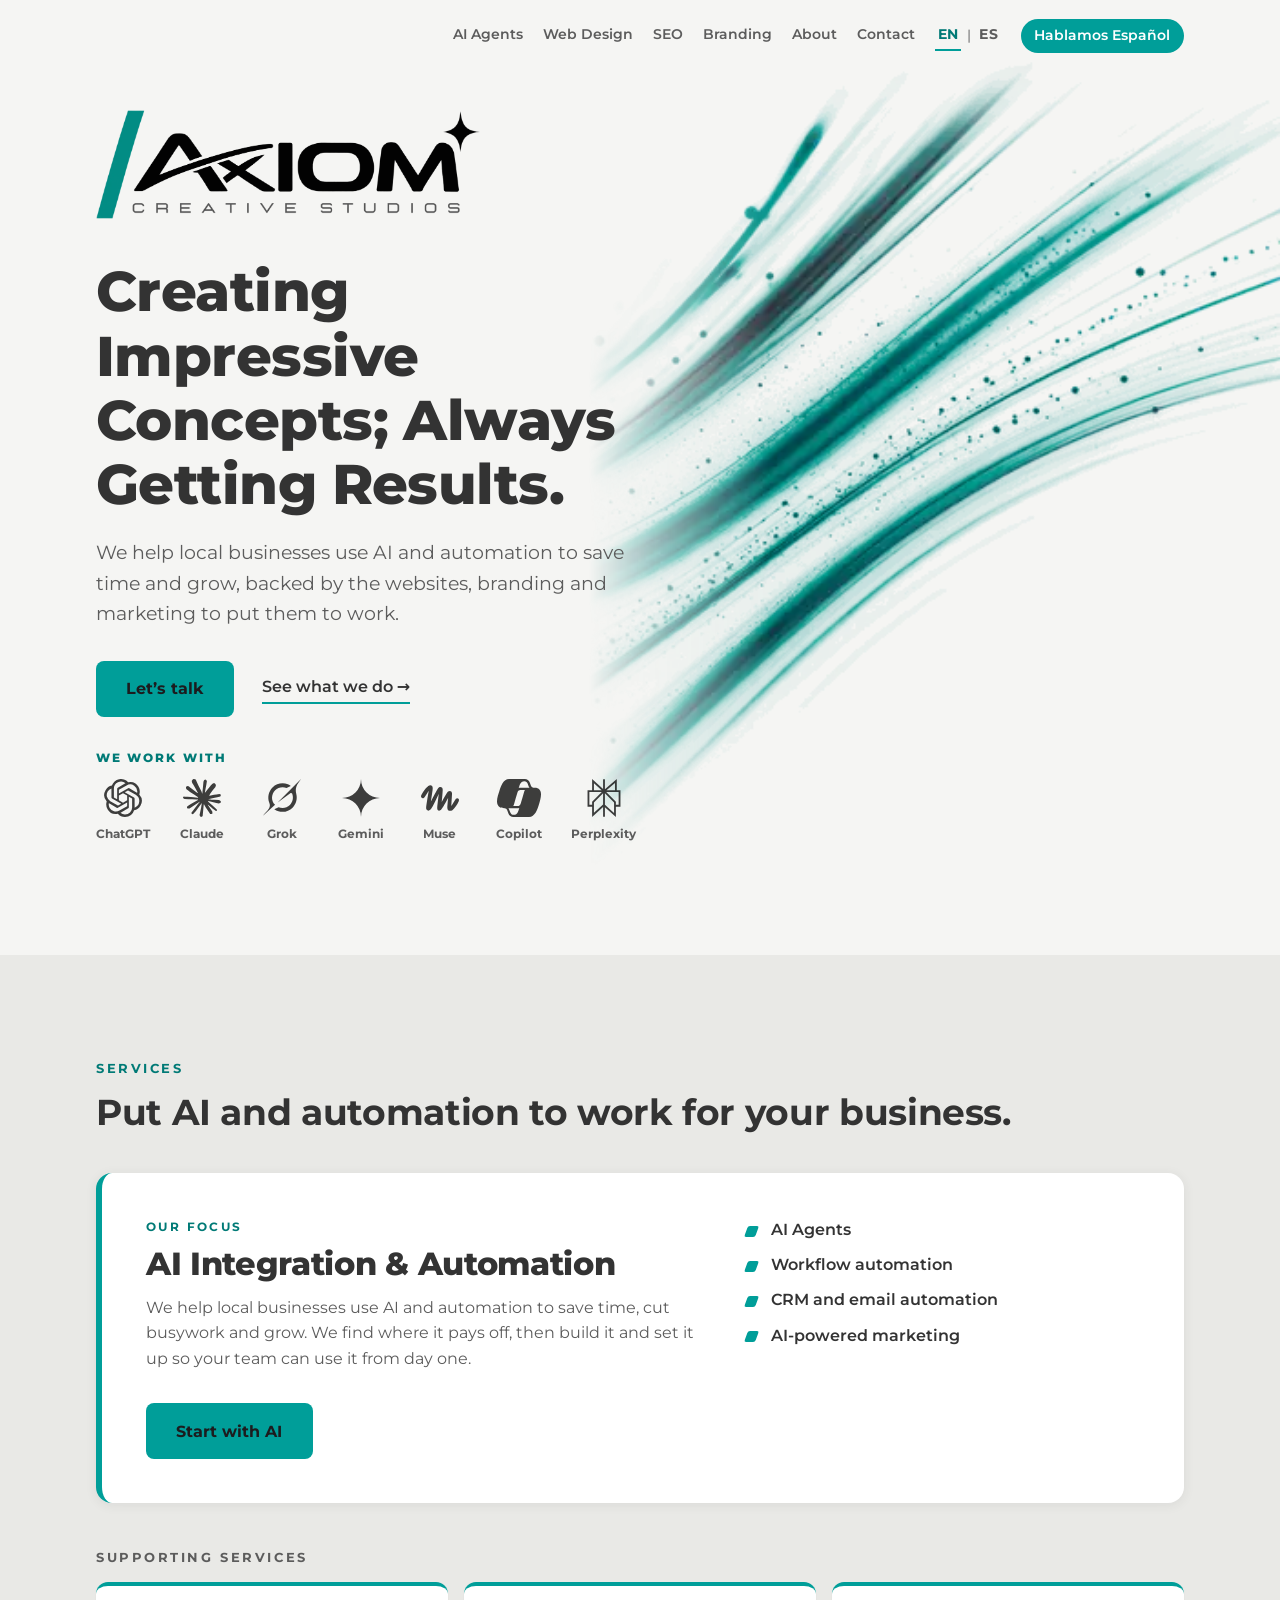
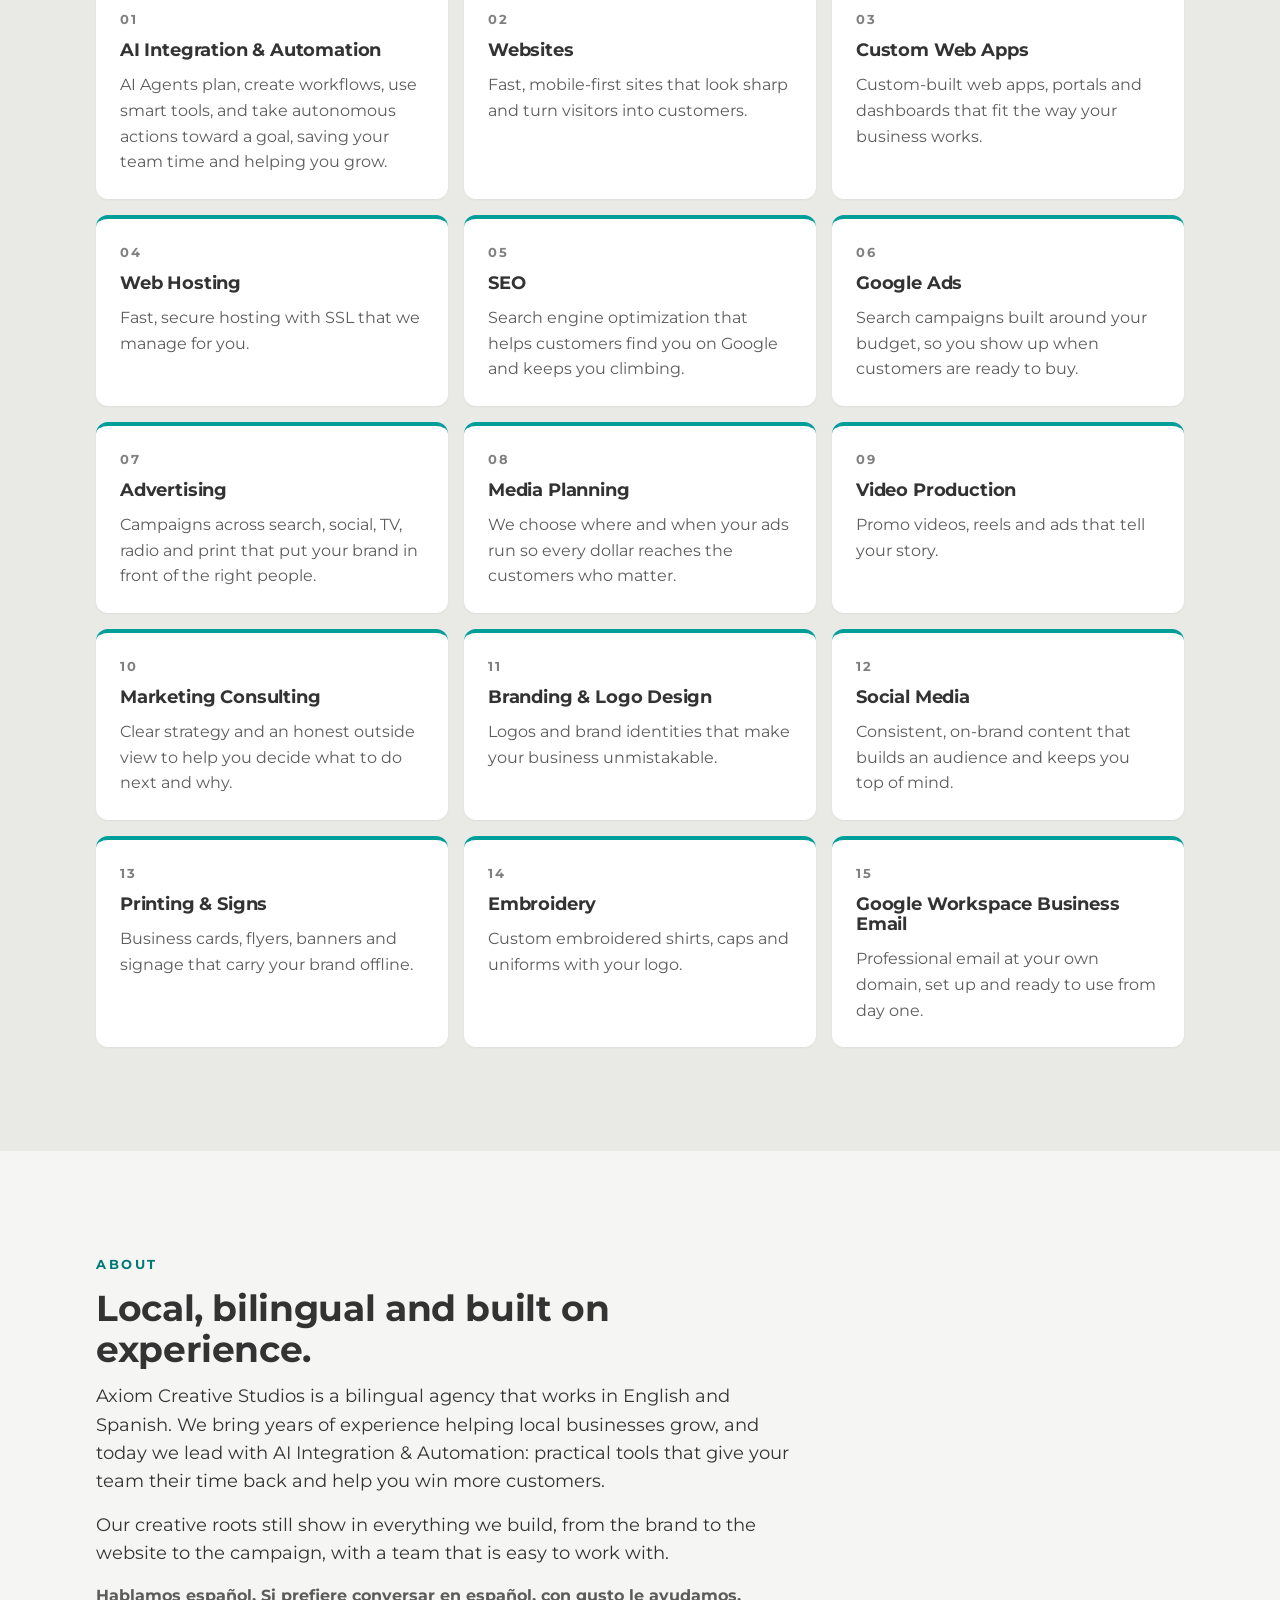
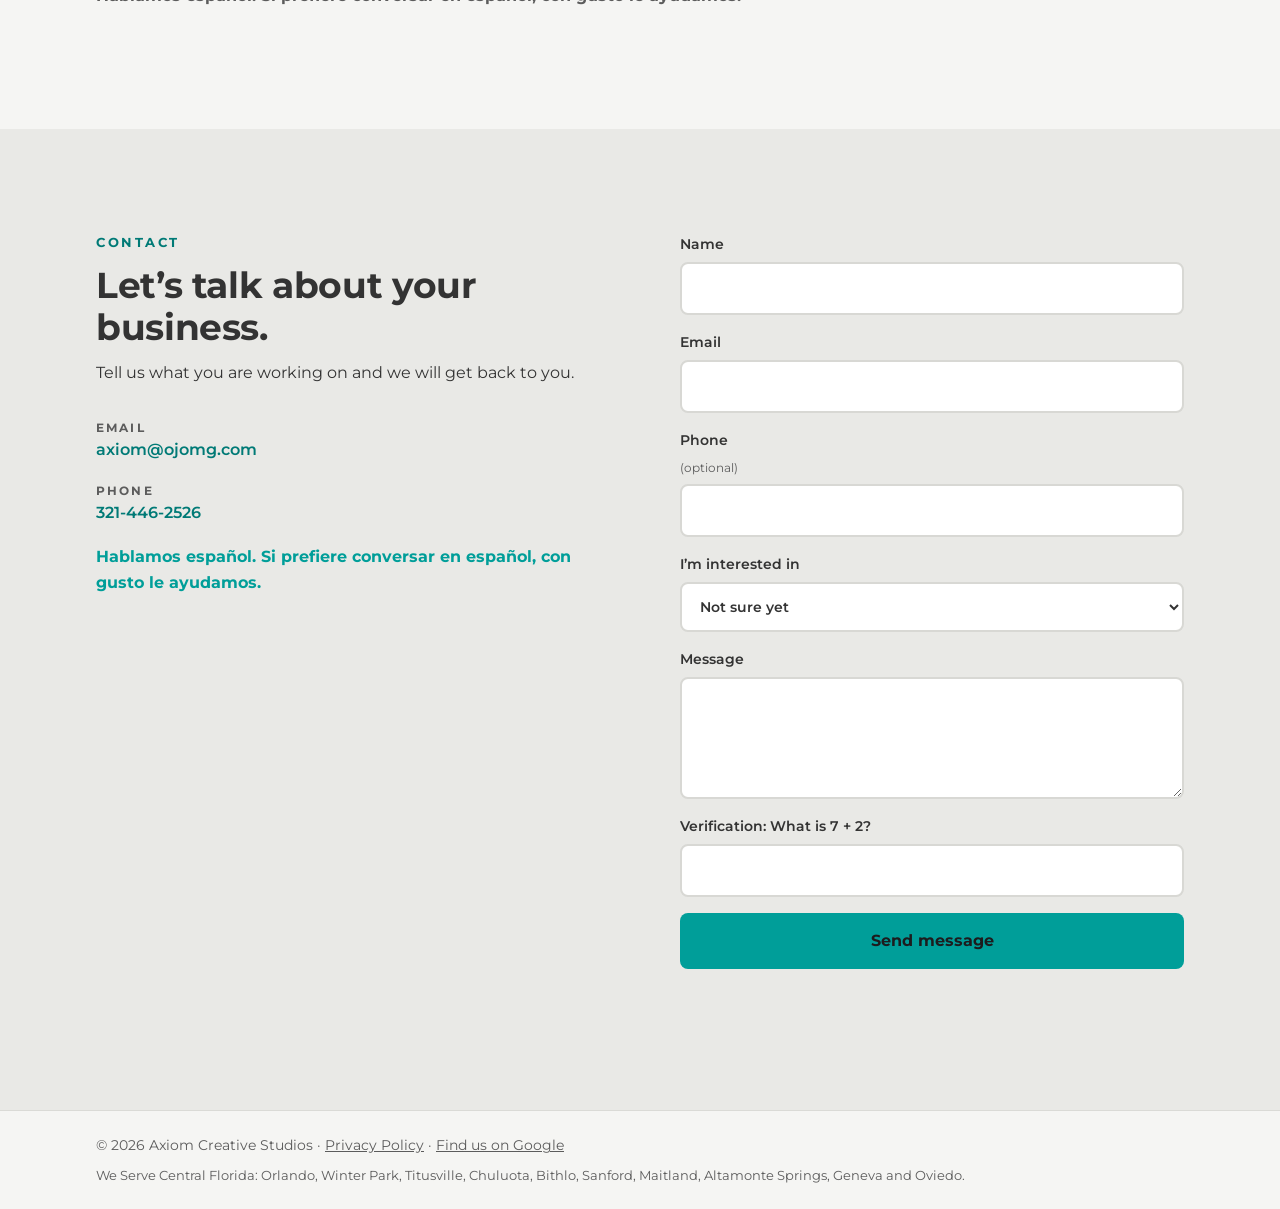
<file: index.html>
<!DOCTYPE html>
<html lang="en">
<head>
  <meta name="google-site-verification" content="9jqyWaBI-iNR7sB55jMZqFreVqy4OiHVI0_mML-vgHI" />
<meta charset="utf-8">
<meta name="viewport" content="width=device-width, initial-scale=1">
<title>Axiom Creative Studios | Orlando &amp; Central Florida</title>
<meta name="description" content="Bilingual (EN/ES) agency serving Orlando and Central Florida: AI integration &amp; automation, web design, SEO, Google Ads, branding, video and marketing.">
<meta name="theme-color" content="#F5F5F3">
<link rel="canonical" href="https://axiomcreativestudios.com/">
<link rel="alternate" hreflang="en" href="https://axiomcreativestudios.com/">
<link rel="alternate" hreflang="es" href="https://axiomcreativestudios.com/es/">
<link rel="alternate" hreflang="x-default" href="https://axiomcreativestudios.com/">
<link rel="icon" href="/favicon.ico" sizes="48x48">
<link rel="icon" type="image/png" sizes="64x64" href="/assets/favicon.png">
<link rel="apple-touch-icon" href="/assets/apple-touch-icon.png">
<meta property="og:type" content="website">
<meta property="og:title" content="Axiom Creative Studios | Orlando &amp; Central Florida">
<meta property="og:description" content="Creating Impressive Concepts; Always Getting Results. AI Integration &amp; Automation and marketing for local businesses. Bilingual EN/ES.">
<meta property="og:url" content="https://axiomcreativestudios.com/">
<meta property="og:image" content="https://axiomcreativestudios.com/assets/og.png">
<meta property="og:site_name" content="Axiom Creative Studios">
<meta property="og:image:width" content="1200">
<meta property="og:image:height" content="630">
<meta property="og:image:alt" content="Axiom Creative Studios, bilingual AI and marketing agency serving Orlando and Central Florida">
<meta property="og:locale" content="en_US">
<meta property="og:locale:alternate" content="es_US">
<meta name="twitter:card" content="summary_large_image">
<meta name="twitter:title" content="Axiom Creative Studios | Orlando &amp; Central Florida">
<meta name="twitter:description" content="Creating Impressive Concepts; Always Getting Results. AI Integration &amp; Automation and marketing for local businesses. Bilingual EN/ES.">
<meta name="twitter:image" content="https://axiomcreativestudios.com/assets/og.png">
<meta name="twitter:image:alt" content="Axiom Creative Studios, bilingual AI and marketing agency serving Orlando and Central Florida">
<link rel="preload" href="assets/fonts/montserrat-latin-wght-normal.woff2" as="font" type="font/woff2" crossorigin>
<link rel="stylesheet" href="style.css">
<script type="application/ld+json">
{"@context": "https://schema.org", "@type": "ProfessionalService", "@id": "https://axiomcreativestudios.com/#organization", "name": "Axiom Creative Studios", "url": "https://axiomcreativestudios.com/", "logo": "https://axiomcreativestudios.com/assets/logo.png", "image": "https://axiomcreativestudios.com/assets/og.png", "description": "Bilingual (English/Spanish) agency serving Orlando and Central Florida, offering AI Integration & Automation, websites, SEO, advertising, branding and marketing services for local businesses.", "email": "axiom@ojomg.com", "telephone": "+1-321-446-2526", "address": {"@type": "PostalAddress", "addressLocality": "Orlando", "addressRegion": "FL", "addressCountry": "US"}, "areaServed": [{"@type": "AdministrativeArea", "name": "Central Florida"}, {"@type": "City", "name": "Orlando", "containedInPlace": {"@type": "State", "name": "Florida"}}, {"@type": "City", "name": "Winter Park", "containedInPlace": {"@type": "State", "name": "Florida"}}, {"@type": "City", "name": "Titusville", "containedInPlace": {"@type": "State", "name": "Florida"}}, {"@type": "City", "name": "Chuluota", "containedInPlace": {"@type": "State", "name": "Florida"}}, {"@type": "City", "name": "Bithlo", "containedInPlace": {"@type": "State", "name": "Florida"}}, {"@type": "City", "name": "Sanford", "containedInPlace": {"@type": "State", "name": "Florida"}}, {"@type": "City", "name": "Maitland", "containedInPlace": {"@type": "State", "name": "Florida"}}, {"@type": "City", "name": "Altamonte Springs", "containedInPlace": {"@type": "State", "name": "Florida"}}, {"@type": "City", "name": "Geneva", "containedInPlace": {"@type": "State", "name": "Florida"}}, {"@type": "City", "name": "Oviedo", "containedInPlace": {"@type": "State", "name": "Florida"}}], "knowsLanguage": ["en", "es"], "availableLanguage": ["English", "Spanish"], "contactPoint": {"@type": "ContactPoint", "contactType": "customer service", "email": "axiom@ojomg.com", "telephone": "+1-321-446-2526", "availableLanguage": ["English", "Spanish"]}, "makesOffer": [{"@type": "Offer", "itemOffered": {"@type": "Service", "name": "AI Integration & Automation"}}, {"@type": "Offer", "itemOffered": {"@type": "Service", "name": "Website Design"}}, {"@type": "Offer", "itemOffered": {"@type": "Service", "name": "Custom Web Apps"}}, {"@type": "Offer", "itemOffered": {"@type": "Service", "name": "Web Hosting"}}, {"@type": "Offer", "itemOffered": {"@type": "Service", "name": "Search Engine Optimization (SEO)"}}, {"@type": "Offer", "itemOffered": {"@type": "Service", "name": "Google Ads"}}, {"@type": "Offer", "itemOffered": {"@type": "Service", "name": "Advertising"}}, {"@type": "Offer", "itemOffered": {"@type": "Service", "name": "Media Planning"}}, {"@type": "Offer", "itemOffered": {"@type": "Service", "name": "Video Production"}}, {"@type": "Offer", "itemOffered": {"@type": "Service", "name": "Marketing Consulting"}}, {"@type": "Offer", "itemOffered": {"@type": "Service", "name": "Branding & Logo Design"}}, {"@type": "Offer", "itemOffered": {"@type": "Service", "name": "Social Media Marketing"}}, {"@type": "Offer", "itemOffered": {"@type": "Service", "name": "Printing & Signs"}}, {"@type": "Offer", "itemOffered": {"@type": "Service", "name": "Embroidery"}}, {"@type": "Offer", "itemOffered": {"@type": "Service", "name": "Google Workspace Business Email"}}], "sameAs": ["https://share.google/cW3puCI8cZ83HBCtJ"]}
</script>
</head>
<body>
<a class="skip" href="#services">Skip to content</a>

<header class="hero hero--bleed" id="top">
  <nav class="nav" aria-label="Main">
    <a href="/ai-agents/">AI Agents</a>
    <a href="/web-design/">Web Design</a>
    <a href="/seo/">SEO</a>
    <a href="/branding/">Branding</a>
    <a href="#about">About</a>
    <a href="#contact">Contact</a>
    <div class="lang-switch" role="group" aria-label="Language">
      <a href="/" lang="en" hreflang="en" aria-current="page">EN</a>
      <span class="lang-sep" aria-hidden="true">|</span>
      <a href="/es/" lang="es" hreflang="es">ES</a>
    </div>
    <a class="nav-es" href="/es/" lang="es">Hablamos Espa&ntilde;ol</a>
  </nav>
  <div class="hero-visual hero-visual--bleed" aria-hidden="true">
    <picture>
      <source type="image/webp" srcset="assets/hero-data-streams-800.webp 800w, assets/hero-data-streams-1200.webp 1200w, assets/hero-data-streams.webp 1600w" sizes="(min-width:62rem) 54vw, min(100vw - 2.5rem, 640px)">
      <img src="assets/hero-data-streams.png" srcset="assets/hero-data-streams-800.png 800w, assets/hero-data-streams-1200.png 1200w, assets/hero-data-streams.png 1600w" sizes="(min-width:62rem) 54vw, min(100vw - 2.5rem, 640px)" width="1600" height="1000" alt="" fetchpriority="high" decoding="async">
    </picture>
  </div>
  <div class="wrap hero-inner hero-inner--bleed">
    <div class="hero-copy">
    <img class="hero-logo" src="assets/logo.webp" width="1200" height="341" alt="Axiom Creative Studios">
    <h1>Creating Impressive Concepts; Always Getting&nbsp;Results.</h1>
    <p class="lead">We help local businesses use AI and automation to save time and grow, backed by the websites, branding and marketing to put them to work.</p>
    <p class="hero-cta">
      <a class="btn btn-primary" href="#contact">Let&rsquo;s talk</a>
      <a class="btn-link" href="#services">See what we do <span aria-hidden="true">&rarr;</span></a>
    </p>
    <div class="ai-logos">
      <p class="ai-logos-label">We work with</p>
      <ul class="ai-logos-list">
        <li><img src="assets/ai-logos/chatgpt.svg" width="24" height="24" alt="ChatGPT"><span>ChatGPT</span></li>
        <li><img src="assets/ai-logos/claude.svg" width="24" height="24" alt="Claude"><span>Claude</span></li>
        <li><img src="assets/ai-logos/grok.svg" width="24" height="24" alt="Grok"><span>Grok</span></li>
        <li><img src="assets/ai-logos/gemini.svg" width="24" height="24" alt="Gemini"><span>Gemini</span></li>
        <li><img src="assets/ai-logos/muse.svg" width="24" height="24" alt="Muse"><span>Muse</span></li>
        <li><img src="assets/ai-logos/copilot.svg" width="24" height="24" alt="Copilot"><span>Copilot</span></li>
        <li><img src="assets/ai-logos/perplexity.svg" width="24" height="24" alt="Perplexity"><span>Perplexity</span></li>
      </ul>
    </div>
    </div>
  </div>
</header>

<main>
<section class="services" id="services" aria-labelledby="services-h">
  <div class="wrap">
    <p class="eyebrow">Services</p>
    <h2 id="services-h">Put AI and automation to work for your business.</h2>

    <article class="feature">
      <div>
        <p class="tag">Our focus</p>
        <h3><a href="/ai-agents/">AI Integration &amp; Automation</a></h3>
        <p>We help local businesses use AI and automation to save time, cut busywork and grow. We find where it pays off, then build it and set it up so your team can use it from day one.</p>
      </div>
      <ul class="feature-list">
        <li>AI Agents</li>
        <li>Workflow automation</li>
        <li>CRM and email automation</li>
        <li>AI-powered marketing</li>
      </ul>
      <a class="btn btn-primary" href="#contact">Start with AI</a>
    </article>

    <h3 class="sub">Supporting services</h3>
    <ul class="grid">
      <li class="card"><span class="num" aria-hidden="true">01</span><h3><a href="/ai-agents/">AI Integration &amp; Automation</a></h3><p>AI Agents plan, create workflows, use smart tools, and take autonomous actions toward a goal, saving your team time and helping you grow.</p></li>
      <li class="card"><span class="num" aria-hidden="true">02</span><h3><a href="/web-design/">Websites</a></h3><p>Fast, mobile-first sites that look sharp and turn visitors into customers.</p></li>
      <li class="card"><span class="num" aria-hidden="true">03</span><h3><a href="/web-design/">Custom Web Apps</a></h3><p>Custom-built web apps, portals and dashboards that fit the way your business works.</p></li>
      <li class="card"><span class="num" aria-hidden="true">04</span><h3><a href="/web-design/">Web Hosting</a></h3><p>Fast, secure hosting with SSL that we manage for you.</p></li>
      <li class="card"><span class="num" aria-hidden="true">05</span><h3><a href="/seo/">SEO</a></h3><p>Search engine optimization that helps customers find you on Google and keeps you climbing.</p></li>
      <li class="card"><span class="num" aria-hidden="true">06</span><h3><a href="/seo/">Google Ads</a></h3><p>Search campaigns built around your budget, so you show up when customers are ready to buy.</p></li>
      <li class="card"><span class="num" aria-hidden="true">07</span><h3>Advertising</h3><p>Campaigns across search, social, TV, radio and print that put your brand in front of the right people.</p></li>
      <li class="card"><span class="num" aria-hidden="true">08</span><h3>Media Planning</h3><p>We choose where and when your ads run so every dollar reaches the customers who matter.</p></li>
      <li class="card"><span class="num" aria-hidden="true">09</span><h3>Video Production</h3><p>Promo videos, reels and ads that tell your story.</p></li>
      <li class="card"><span class="num" aria-hidden="true">10</span><h3>Marketing Consulting</h3><p>Clear strategy and an honest outside view to help you decide what to do next and why.</p></li>
      <li class="card"><span class="num" aria-hidden="true">11</span><h3><a href="/branding/">Branding &amp; Logo Design</a></h3><p>Logos and brand identities that make your business unmistakable.</p></li>
      <li class="card"><span class="num" aria-hidden="true">12</span><h3>Social Media</h3><p>Consistent, on-brand content that builds an audience and keeps you top of mind.</p></li>
      <li class="card"><span class="num" aria-hidden="true">13</span><h3>Printing &amp; Signs</h3><p>Business cards, flyers, banners and signage that carry your brand offline.</p></li>
      <li class="card"><span class="num" aria-hidden="true">14</span><h3>Embroidery</h3><p>Custom embroidered shirts, caps and uniforms with your logo.</p></li>
      <li class="card"><span class="num" aria-hidden="true">15</span><h3>Google Workspace Business Email</h3><p>Professional email at your own domain, set up and ready to use from day one.</p></li>
    </ul>
  </div>
</section>

<section class="about" id="about" aria-labelledby="about-h">
  <div class="wrap narrow">
    <p class="eyebrow">About</p>
    <h2 id="about-h">Local, bilingual and built on experience.</h2>
    <p>Axiom Creative Studios is a bilingual agency that works in English and Spanish. We bring years of experience helping local businesses grow, and today we lead with AI Integration &amp; Automation: practical tools that give your team their time back and help you win more customers.</p><p>Our creative roots still show in everything we build, from the brand to the website to the campaign, with a team that is easy to work with.</p>
    <p class="es-note" lang="es">Hablamos espa&ntilde;ol. Si prefiere conversar en espa&ntilde;ol, con gusto le ayudamos.</p>
  </div>
</section>

<section class="contact" id="contact" aria-labelledby="contact-h">
  <div class="wrap contact-grid">
    <div>
      <p class="eyebrow">Contact</p>
      <h2 id="contact-h">Let&rsquo;s talk about your business.</h2>
      <p>Tell us what you are working on and we will get back to you.</p>
      <ul class="info">
        <li><span>Email</span><a href="mailto:axiom@ojomg.com">axiom@ojomg.com</a></li>
        <li><span>Phone</span><a href="tel:+13214462526">321-446-2526</a></li>
      </ul>
      <p class="es-note" lang="es">Hablamos espa&ntilde;ol. Si prefiere conversar en espa&ntilde;ol, con gusto le ayudamos.</p>
    </div>
    <form id="form" class="form" action="https://formsubmit.co/ajax/7cbbb606fe5fa0373ffbc75c86ce14c3" method="POST">
      <input type="hidden" name="_subject" value="New inquiry from axiomcreativestudios.com">
      <input type="hidden" name="_template" value="table">
      <input type="hidden" name="_captcha" value="false">
      <label>Name<input name="name" autocomplete="name" required></label>
      <label>Email<input type="email" name="email" autocomplete="email" required></label>
      <label>Phone <small>(optional)</small><input type="tel" name="phone" autocomplete="tel"></label>
      <label>I&rsquo;m interested in
        <select name="service">
          <option>Not sure yet</option>
          <option>AI Integration &amp; Automation</option>
          <option>Websites</option>
          <option>Custom Web Apps</option>
          <option>Web Hosting</option>
          <option>SEO</option>
          <option>Google Ads</option>
          <option>Advertising</option>
          <option>Media Planning</option>
          <option>Video Production</option>
          <option>Marketing Consulting</option>
          <option>Branding &amp; Logo Design</option>
          <option>Social Media</option>
          <option>Printing &amp; Signs</option>
          <option>Embroidery</option>
          <option>Google Workspace Business Email</option>
        </select>
      </label>
      <label>Message<textarea name="message" rows="4" required></textarea></label>
      <label>
        <span id="verify-label">Verification: What is 3 + 4?</span>
        <input type="text" name="verify" id="verify" inputmode="numeric" autocomplete="off" required>
      </label>
      <input type="text" name="_honey" tabindex="-1" autocomplete="off" class="hp" aria-hidden="true">
      <button class="btn btn-primary" type="submit">Send message</button>
      <p class="status" id="status" role="status" aria-live="polite"></p>
    </form>
  </div>
</section>
</main>

<footer class="footer">
  <div class="wrap">
    <p>&copy; 2026 Axiom Creative Studios &middot; <a href="/privacy/">Privacy Policy</a> &middot; <a href="https://share.google/cW3puCI8cZ83HBCtJ" target="_blank" rel="noopener">Find us on Google</a></p>
    <p class="service-area">We Serve Central Florida: Orlando, Winter Park, Titusville, Chuluota, Bithlo, Sanford, Maitland, Altamonte Springs, Geneva and Oviedo.</p>
  </div>
</footer>

<script>
(function(){
  var f=document.getElementById('form'),s=document.getElementById('status');
  var vA=3,vB=4,formReadyAt=Date.now()+3000;
  var thanks='Thanks! We\u2019ll get back to you soon.';
  var verifyErr='That answer doesn\u2019t look right. Please try again.';
  function updateVerifyLabel(){
    var el=document.getElementById('verify-label');
    if(el) el.textContent='Verification: What is '+vA+' + '+vB+'?';
  }
  function newVerify(){
    vA=1+Math.floor(Math.random()*9);
    vB=1+Math.floor(Math.random()*9);
    updateVerifyLabel();
    var input=document.getElementById('verify');
    if(input) input.value='';
  }
  function looksLikeSpam(text){
    text=String(text||'');
    var links=text.match(/https?:\/\/|www\./gi);
    if(links&&links.length>2) return true;
    if(/[\u0400-\u04FF]/.test(text)) return true;
    if(/[\u3040-\u30FF\u3400-\u9FFF\uAC00-\uD7AF]/.test(text)) return true;
    return false;
  }
  newVerify();
  f.addEventListener('focusin',function(){
    formReadyAt=Math.max(formReadyAt,Date.now()+3000);
  },{once:true});
  f.addEventListener('submit',function(e){
    e.preventDefault();
    var b=f.querySelector('button[type="submit"]');
    var d=new FormData(f);
    var honey=String(d.get('_honey')||'').trim();
    var blob=[d.get('name')||'',d.get('message')||'',d.get('phone')||''].join('\n');
    if(honey||Date.now()<formReadyAt||looksLikeSpam(blob)){
      f.reset();
      newVerify();
      s.textContent=thanks;
      return;
    }
    var guess=parseInt(String(d.get('verify')||'').replace(/\s+/g,''),10);
    if(guess!==vA+vB){
      s.textContent=verifyErr;
      var vi=document.getElementById('verify');
      if(vi) vi.focus();
      return;
    }
    b.disabled=true;
    s.textContent='Sending...';
    d.delete('verify');
    if(d.get('email')) d.set('_replyto',d.get('email'));
    fetch(f.action,{method:'POST',body:d,headers:{Accept:'application/json'}})
      .then(function(r){
        return r.json().then(function(data){
          var activating=data&&typeof data.message==='string'&&/activat/i.test(data.message);
          if((!r.ok||data.success===false||data.success==='false')&&!activating) throw data;
          return data;
        },function(){if(!r.ok)throw 0;});
      })
      .then(function(){
        f.reset();
        newVerify();
        s.textContent=thanks;
      })
      .catch(function(){
        var body='Name: '+d.get('name')+'\nEmail: '+d.get('email')+'\nPhone: '+(d.get('phone')||'')+'\nInterested in: '+d.get('service')+'\n\n'+d.get('message');
        s.textContent='Something went wrong. Opening your email app so you can send the message instead...';
        location.href='mailto:axiom@ojomg.com?subject='+encodeURIComponent('Website inquiry from '+d.get('name'))+'&body='+encodeURIComponent(body);
      })
      .then(function(){b.disabled=false;});
  });
})();
</script>
</body>
</html>
</file>
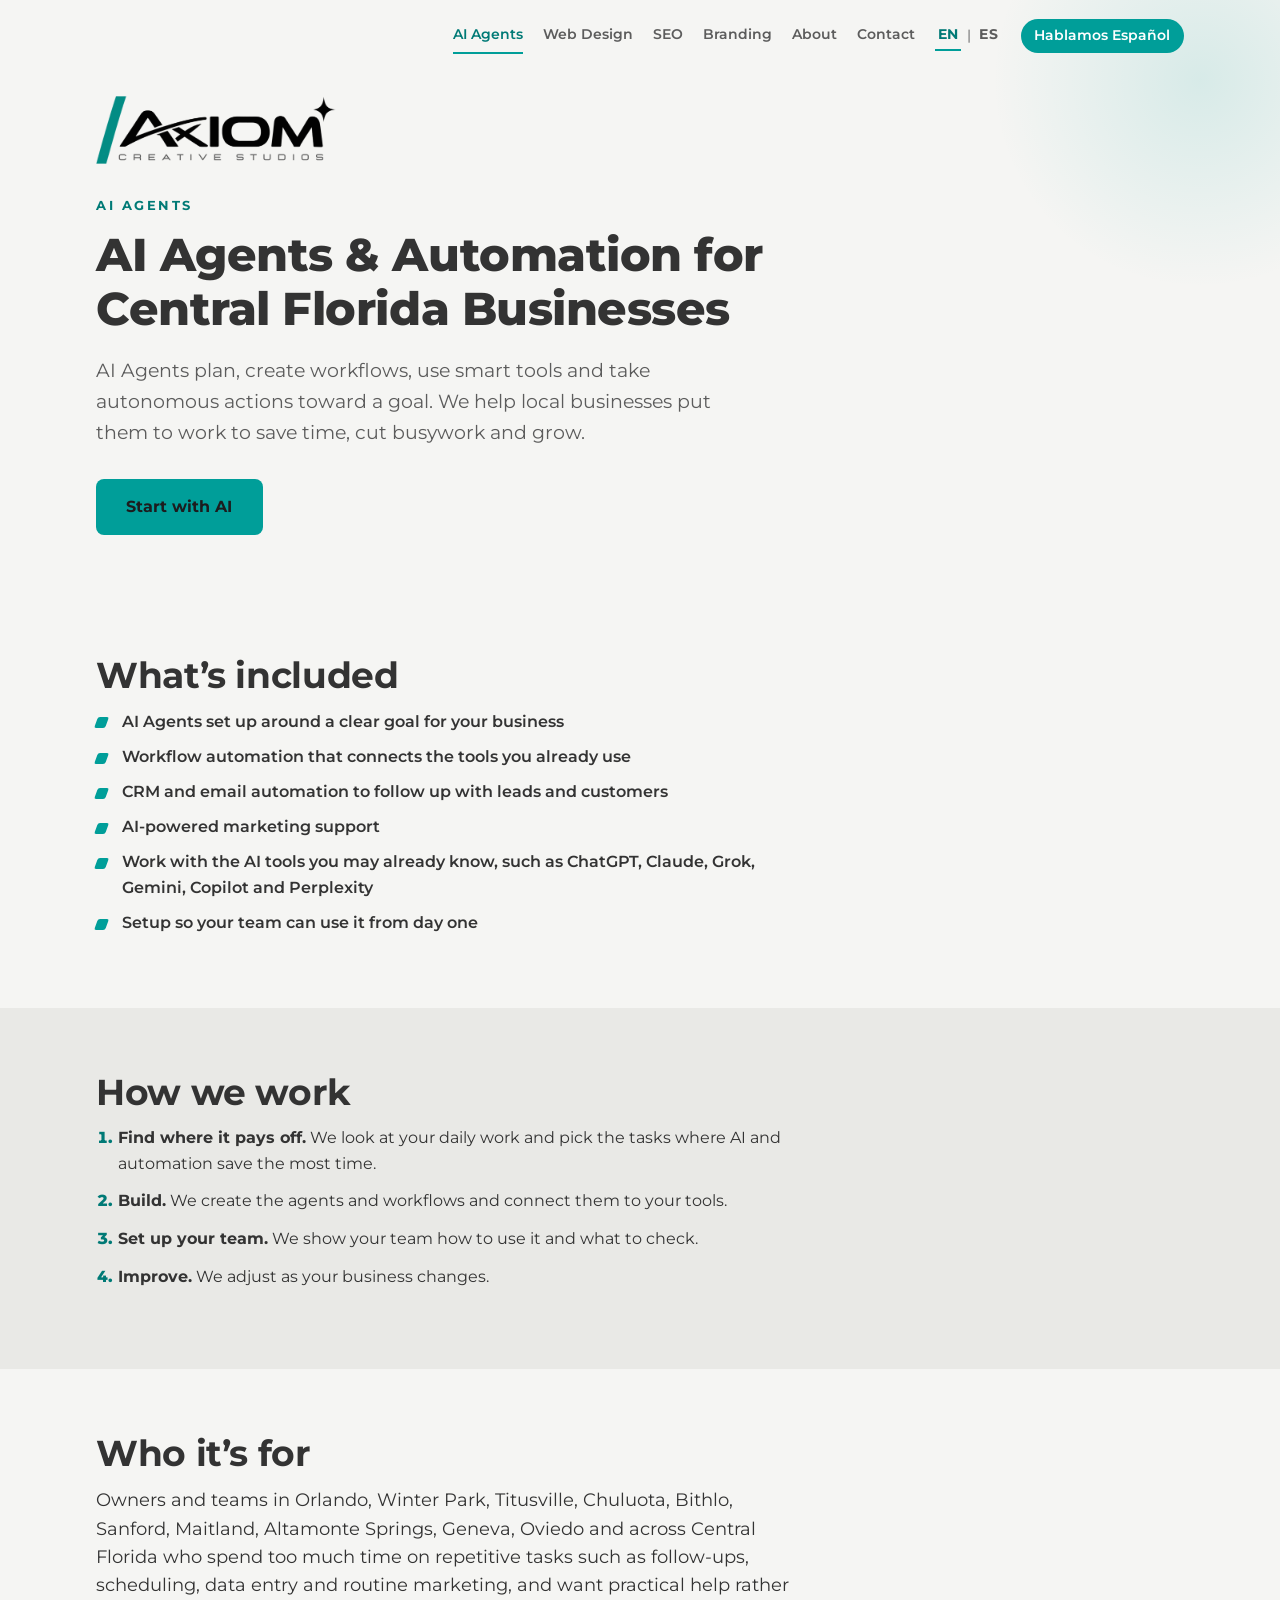
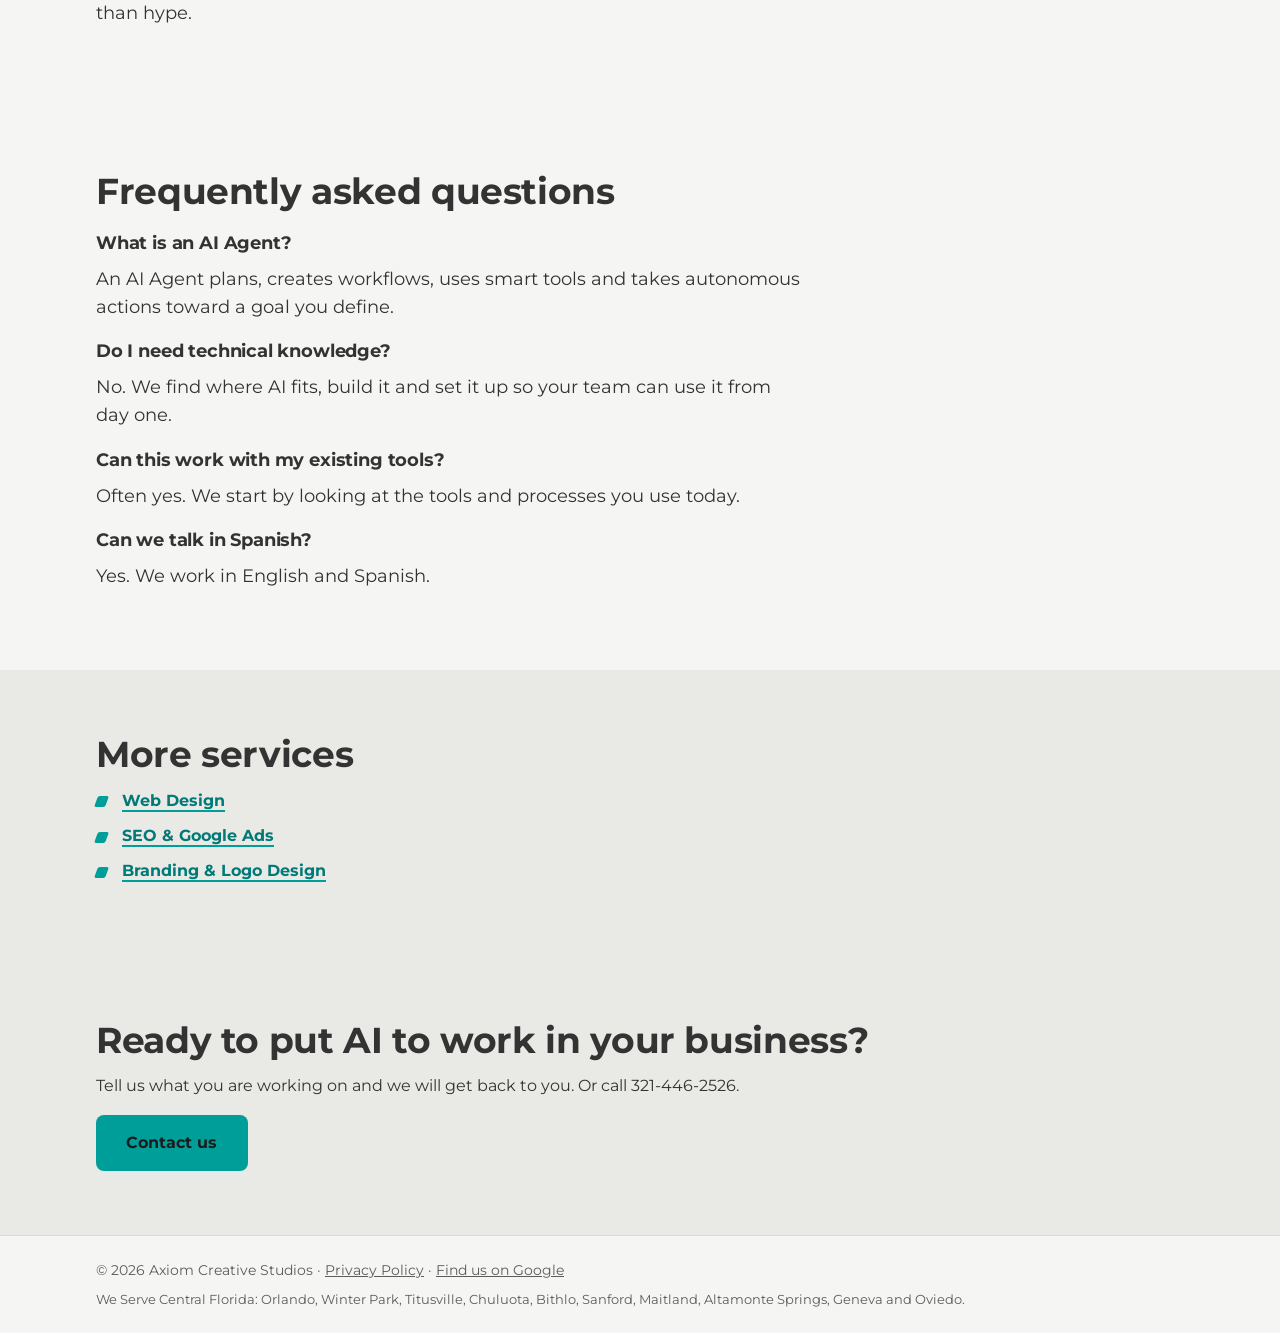
<file: ai-agents/index.html>
<!DOCTYPE html>
<html lang="en">
<head>
  <meta name="google-site-verification" content="9jqyWaBI-iNR7sB55jMZqFreVqy4OiHVI0_mML-vgHI" />
<meta charset="utf-8">
<meta name="viewport" content="width=device-width, initial-scale=1">
<title>AI Agents &amp; Automation | Orlando &amp; Central Florida</title>
<meta name="description" content="AI Agents and workflow automation for local businesses in Orlando and Central Florida. We set up agents that plan, use tools and act toward a goal.">
<meta name="theme-color" content="#F5F5F3">
<link rel="canonical" href="https://axiomcreativestudios.com/ai-agents/">
<link rel="alternate" hreflang="en" href="https://axiomcreativestudios.com/ai-agents/">
<link rel="alternate" hreflang="es" href="https://axiomcreativestudios.com/es/ai-agents/">
<link rel="alternate" hreflang="x-default" href="https://axiomcreativestudios.com/ai-agents/">
<link rel="icon" href="/favicon.ico" sizes="48x48">
<link rel="icon" type="image/png" sizes="64x64" href="/assets/favicon.png">
<link rel="apple-touch-icon" href="/assets/apple-touch-icon.png">
<meta property="og:type" content="website">
<meta property="og:title" content="AI Agents &amp; Automation | Orlando &amp; Central Florida">
<meta property="og:description" content="AI Agents and workflow automation for local businesses in Orlando and Central Florida. We set up agents that plan, use tools and act toward a goal.">
<meta property="og:url" content="https://axiomcreativestudios.com/ai-agents/">
<meta property="og:image" content="https://axiomcreativestudios.com/assets/og.png">
<meta property="og:site_name" content="Axiom Creative Studios">
<meta property="og:image:width" content="1200">
<meta property="og:image:height" content="630">
<meta property="og:image:alt" content="Axiom Creative Studios, bilingual AI and marketing agency serving Orlando and Central Florida">
<meta property="og:locale" content="en_US">
<meta property="og:locale:alternate" content="es_US">
<meta name="twitter:card" content="summary_large_image">
<meta name="twitter:title" content="AI Agents &amp; Automation | Orlando &amp; Central Florida">
<meta name="twitter:description" content="AI Agents and workflow automation for local businesses in Orlando and Central Florida. We set up agents that plan, use tools and act toward a goal.">
<meta name="twitter:image" content="https://axiomcreativestudios.com/assets/og.png">
<meta name="twitter:image:alt" content="Axiom Creative Studios, bilingual AI and marketing agency serving Orlando and Central Florida">
<link rel="preload" href="/assets/fonts/montserrat-latin-wght-normal.woff2" as="font" type="font/woff2" crossorigin>
<link rel="stylesheet" href="/style.css">
<script type="application/ld+json">
{"@context": "https://schema.org", "@type": "Service", "@id": "https://axiomcreativestudios.com/ai-agents/#service", "name": "AI Agents & Automation", "serviceType": "AI Agents & Automation", "description": "AI Agents, workflow automation, CRM and email automation, and AI-powered marketing for local businesses in Orlando and Central Florida.", "url": "https://axiomcreativestudios.com/ai-agents/", "inLanguage": "en", "provider": {"@type": "ProfessionalService", "@id": "https://axiomcreativestudios.com/#organization", "name": "Axiom Creative Studios", "url": "https://axiomcreativestudios.com/"}, "areaServed": [{"@type": "AdministrativeArea", "name": "Central Florida"}, {"@type": "City", "name": "Orlando", "containedInPlace": {"@type": "State", "name": "Florida"}}, {"@type": "City", "name": "Winter Park", "containedInPlace": {"@type": "State", "name": "Florida"}}, {"@type": "City", "name": "Titusville", "containedInPlace": {"@type": "State", "name": "Florida"}}, {"@type": "City", "name": "Chuluota", "containedInPlace": {"@type": "State", "name": "Florida"}}, {"@type": "City", "name": "Bithlo", "containedInPlace": {"@type": "State", "name": "Florida"}}, {"@type": "City", "name": "Sanford", "containedInPlace": {"@type": "State", "name": "Florida"}}, {"@type": "City", "name": "Maitland", "containedInPlace": {"@type": "State", "name": "Florida"}}, {"@type": "City", "name": "Altamonte Springs", "containedInPlace": {"@type": "State", "name": "Florida"}}, {"@type": "City", "name": "Geneva", "containedInPlace": {"@type": "State", "name": "Florida"}}, {"@type": "City", "name": "Oviedo", "containedInPlace": {"@type": "State", "name": "Florida"}}], "availableLanguage": ["English", "Spanish"]}
</script>
<script type="application/ld+json">
{"@context": "https://schema.org", "@type": "FAQPage", "mainEntity": [{"@type": "Question", "name": "What is an AI Agent?", "acceptedAnswer": {"@type": "Answer", "text": "An AI Agent plans, creates workflows, uses smart tools and takes autonomous actions toward a goal you define."}}, {"@type": "Question", "name": "Do I need technical knowledge?", "acceptedAnswer": {"@type": "Answer", "text": "No. We find where AI fits, build it and set it up so your team can use it from day one."}}, {"@type": "Question", "name": "Can this work with my existing tools?", "acceptedAnswer": {"@type": "Answer", "text": "Often yes. We start by looking at the tools and processes you use today."}}, {"@type": "Question", "name": "Can we talk in Spanish?", "acceptedAnswer": {"@type": "Answer", "text": "Yes. We work in English and Spanish."}}]}
</script>
<script type="application/ld+json">
{"@context": "https://schema.org", "@type": "BreadcrumbList", "itemListElement": [{"@type": "ListItem", "position": 1, "name": "Home", "item": "https://axiomcreativestudios.com/"}, {"@type": "ListItem", "position": 2, "name": "AI Agents", "item": "https://axiomcreativestudios.com/ai-agents/"}]}
</script>
</head>
<body>
<a class="skip" href="#main">Skip to content</a>

<header class="hero page-hero" id="top">
  <nav class="nav" aria-label="Main">
    <a href="/ai-agents/" aria-current="page">AI Agents</a>
    <a href="/web-design/">Web Design</a>
    <a href="/seo/">SEO</a>
    <a href="/branding/">Branding</a>
    <a href="/#about">About</a>
    <a href="/#contact">Contact</a>
    <div class="lang-switch" role="group" aria-label="Language">
      <a href="/ai-agents/" lang="en" hreflang="en" aria-current="page">EN</a>
      <span class="lang-sep" aria-hidden="true">|</span>
      <a href="/es/ai-agents/" lang="es" hreflang="es">ES</a>
    </div>
    <a class="nav-es" href="/es/ai-agents/" lang="es">Hablamos Espa&ntilde;ol</a>
  </nav>
  <div class="wrap hero-inner page-hero-inner">
    <a href="/"><img class="hero-logo page-logo" src="/assets/logo.webp" width="1200" height="341" alt="Axiom Creative Studios"></a>
    <p class="eyebrow">AI Agents</p>
    <h1>AI Agents &amp; Automation for Central Florida Businesses</h1>
    <p class="lead">AI Agents plan, create workflows, use smart tools and take autonomous actions toward a goal. We help local businesses put them to work to save time, cut busywork and grow.</p>
    <p class="hero-cta">
      <a class="btn btn-primary" href="/#contact">Start with AI</a>
    </p>
  </div>
</header>

<main id="main">
<section class="about page-section"><div class="wrap narrow"><h2>What&rsquo;s included</h2><ul class="feature-list"><li>AI Agents set up around a clear goal for your business</li><li>Workflow automation that connects the tools you already use</li><li>CRM and email automation to follow up with leads and customers</li><li>AI-powered marketing support</li><li>Work with the AI tools you may already know, such as ChatGPT, Claude, Grok, Gemini, Copilot and Perplexity</li><li>Setup so your team can use it from day one</li></ul></div></section>
<section class="services page-section"><div class="wrap narrow"><h2>How we work</h2><ol class="steps"><li><strong>Find where it pays off.</strong> We look at your daily work and pick the tasks where AI and automation save the most time.</li><li><strong>Build.</strong> We create the agents and workflows and connect them to your tools.</li><li><strong>Set up your team.</strong> We show your team how to use it and what to check.</li><li><strong>Improve.</strong> We adjust as your business changes.</li></ol></div></section>
<section class="about page-section"><div class="wrap narrow"><h2>Who it&rsquo;s for</h2><p>Owners and teams in Orlando, Winter Park, Titusville, Chuluota, Bithlo, Sanford, Maitland, Altamonte Springs, Geneva, Oviedo and across Central Florida who spend too much time on repetitive tasks such as follow-ups, scheduling, data entry and routine marketing, and want practical help rather than hype.</p></div></section>
<section class="about page-section"><div class="wrap narrow"><h2>Frequently asked questions</h2>
<h3>What is an AI Agent?</h3><p>An AI Agent plans, creates workflows, uses smart tools and takes autonomous actions toward a goal you define.</p>
<h3>Do I need technical knowledge?</h3><p>No. We find where AI fits, build it and set it up so your team can use it from day one.</p>
<h3>Can this work with my existing tools?</h3><p>Often yes. We start by looking at the tools and processes you use today.</p>
<h3>Can we talk in Spanish?</h3><p>Yes. We work in English and Spanish.</p>
</div></section>
<section class="services page-section"><div class="wrap narrow"><h2>More services</h2><ul class="feature-list"><li><a href="/web-design/">Web Design</a></li><li><a href="/seo/">SEO &amp; Google Ads</a></li><li><a href="/branding/">Branding &amp; Logo Design</a></li></ul></div></section>
<section class="contact page-section" id="contact"><div class="wrap narrow"><h2>Ready to put AI to work in your business?</h2>
<p>Tell us what you are working on and we will get back to you. Or call 321-446-2526.</p>
<p class="hero-cta"><a class="btn btn-primary" href="/#contact">Contact us</a></p></div></section>
</main>

<footer class="footer">
  <div class="wrap">
    <p>&copy; 2026 Axiom Creative Studios &middot; <a href="/privacy/">Privacy Policy</a> &middot; <a href="https://share.google/cW3puCI8cZ83HBCtJ" target="_blank" rel="noopener">Find us on Google</a></p>
    <p class="service-area">We Serve Central Florida: Orlando, Winter Park, Titusville, Chuluota, Bithlo, Sanford, Maitland, Altamonte Springs, Geneva and Oviedo.</p>
  </div>
</footer>
</body>
</html>
</file>
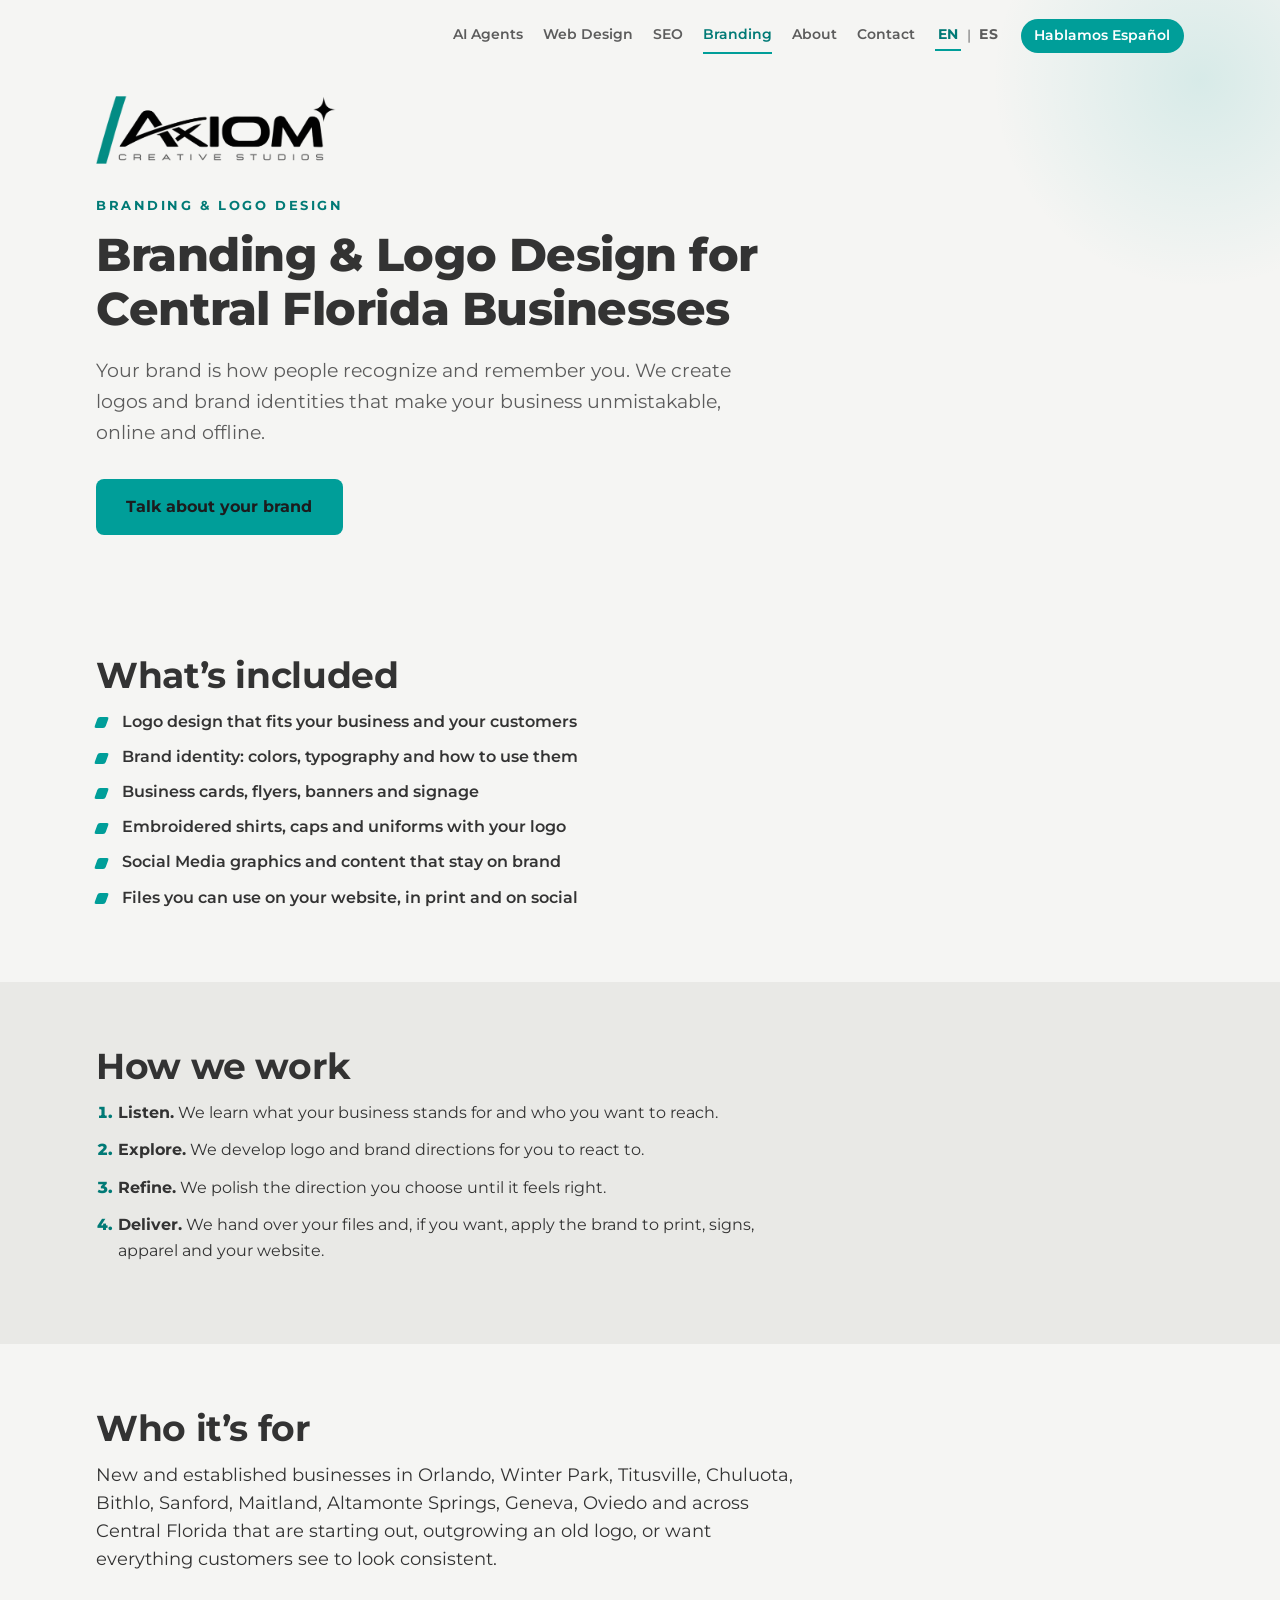
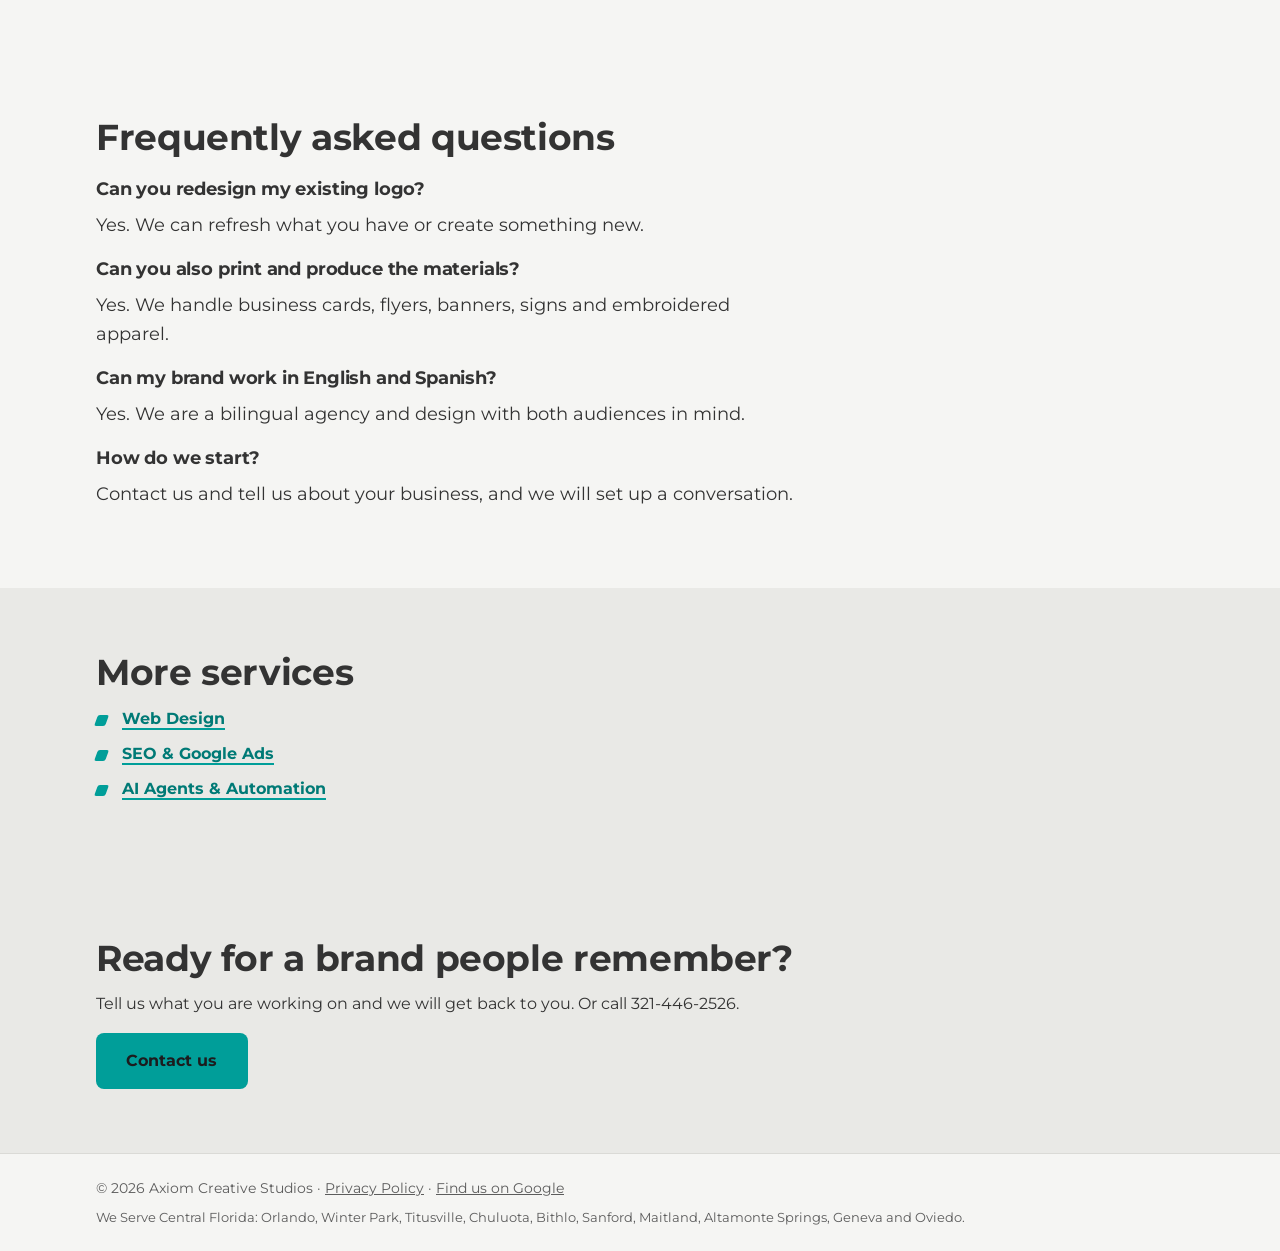
<file: branding/index.html>
<!DOCTYPE html>
<html lang="en">
<head>
  <meta name="google-site-verification" content="9jqyWaBI-iNR7sB55jMZqFreVqy4OiHVI0_mML-vgHI" />
<meta charset="utf-8">
<meta name="viewport" content="width=device-width, initial-scale=1">
<title>Branding &amp; Logo Design | Orlando &amp; Central Florida</title>
<meta name="description" content="Logo design and brand identity for local businesses in Orlando and Central Florida. Memorable bilingual branding, print and signs.">
<meta name="theme-color" content="#F5F5F3">
<link rel="canonical" href="https://axiomcreativestudios.com/branding/">
<link rel="alternate" hreflang="en" href="https://axiomcreativestudios.com/branding/">
<link rel="alternate" hreflang="es" href="https://axiomcreativestudios.com/es/branding/">
<link rel="alternate" hreflang="x-default" href="https://axiomcreativestudios.com/branding/">
<link rel="icon" href="/favicon.ico" sizes="48x48">
<link rel="icon" type="image/png" sizes="64x64" href="/assets/favicon.png">
<link rel="apple-touch-icon" href="/assets/apple-touch-icon.png">
<meta property="og:type" content="website">
<meta property="og:title" content="Branding &amp; Logo Design | Orlando &amp; Central Florida">
<meta property="og:description" content="Logo design and brand identity for local businesses in Orlando and Central Florida. Memorable bilingual branding, print and signs.">
<meta property="og:url" content="https://axiomcreativestudios.com/branding/">
<meta property="og:image" content="https://axiomcreativestudios.com/assets/og.png">
<meta property="og:site_name" content="Axiom Creative Studios">
<meta property="og:image:width" content="1200">
<meta property="og:image:height" content="630">
<meta property="og:image:alt" content="Axiom Creative Studios, bilingual AI and marketing agency serving Orlando and Central Florida">
<meta property="og:locale" content="en_US">
<meta property="og:locale:alternate" content="es_US">
<meta name="twitter:card" content="summary_large_image">
<meta name="twitter:title" content="Branding &amp; Logo Design | Orlando &amp; Central Florida">
<meta name="twitter:description" content="Logo design and brand identity for local businesses in Orlando and Central Florida. Memorable bilingual branding, print and signs.">
<meta name="twitter:image" content="https://axiomcreativestudios.com/assets/og.png">
<meta name="twitter:image:alt" content="Axiom Creative Studios, bilingual AI and marketing agency serving Orlando and Central Florida">
<link rel="preload" href="/assets/fonts/montserrat-latin-wght-normal.woff2" as="font" type="font/woff2" crossorigin>
<link rel="stylesheet" href="/style.css">
<script type="application/ld+json">
{"@context": "https://schema.org", "@type": "Service", "@id": "https://axiomcreativestudios.com/branding/#service", "name": "Branding & Logo Design", "serviceType": "Branding & Logo Design", "description": "Logo design, brand identity and print materials for local businesses in Orlando and Central Florida.", "url": "https://axiomcreativestudios.com/branding/", "inLanguage": "en", "provider": {"@type": "ProfessionalService", "@id": "https://axiomcreativestudios.com/#organization", "name": "Axiom Creative Studios", "url": "https://axiomcreativestudios.com/"}, "areaServed": [{"@type": "AdministrativeArea", "name": "Central Florida"}, {"@type": "City", "name": "Orlando", "containedInPlace": {"@type": "State", "name": "Florida"}}, {"@type": "City", "name": "Winter Park", "containedInPlace": {"@type": "State", "name": "Florida"}}, {"@type": "City", "name": "Titusville", "containedInPlace": {"@type": "State", "name": "Florida"}}, {"@type": "City", "name": "Chuluota", "containedInPlace": {"@type": "State", "name": "Florida"}}, {"@type": "City", "name": "Bithlo", "containedInPlace": {"@type": "State", "name": "Florida"}}, {"@type": "City", "name": "Sanford", "containedInPlace": {"@type": "State", "name": "Florida"}}, {"@type": "City", "name": "Maitland", "containedInPlace": {"@type": "State", "name": "Florida"}}, {"@type": "City", "name": "Altamonte Springs", "containedInPlace": {"@type": "State", "name": "Florida"}}, {"@type": "City", "name": "Geneva", "containedInPlace": {"@type": "State", "name": "Florida"}}, {"@type": "City", "name": "Oviedo", "containedInPlace": {"@type": "State", "name": "Florida"}}], "availableLanguage": ["English", "Spanish"]}
</script>
<script type="application/ld+json">
{"@context": "https://schema.org", "@type": "FAQPage", "mainEntity": [{"@type": "Question", "name": "Can you redesign my existing logo?", "acceptedAnswer": {"@type": "Answer", "text": "Yes. We can refresh what you have or create something new."}}, {"@type": "Question", "name": "Can you also print and produce the materials?", "acceptedAnswer": {"@type": "Answer", "text": "Yes. We handle business cards, flyers, banners, signs and embroidered apparel."}}, {"@type": "Question", "name": "Can my brand work in English and Spanish?", "acceptedAnswer": {"@type": "Answer", "text": "Yes. We are a bilingual agency and design with both audiences in mind."}}, {"@type": "Question", "name": "How do we start?", "acceptedAnswer": {"@type": "Answer", "text": "Contact us and tell us about your business, and we will set up a conversation."}}]}
</script>
<script type="application/ld+json">
{"@context": "https://schema.org", "@type": "BreadcrumbList", "itemListElement": [{"@type": "ListItem", "position": 1, "name": "Home", "item": "https://axiomcreativestudios.com/"}, {"@type": "ListItem", "position": 2, "name": "Branding & Logo Design", "item": "https://axiomcreativestudios.com/branding/"}]}
</script>
</head>
<body>
<a class="skip" href="#main">Skip to content</a>

<header class="hero page-hero" id="top">
  <nav class="nav" aria-label="Main">
    <a href="/ai-agents/">AI Agents</a>
    <a href="/web-design/">Web Design</a>
    <a href="/seo/">SEO</a>
    <a href="/branding/" aria-current="page">Branding</a>
    <a href="/#about">About</a>
    <a href="/#contact">Contact</a>
    <div class="lang-switch" role="group" aria-label="Language">
      <a href="/branding/" lang="en" hreflang="en" aria-current="page">EN</a>
      <span class="lang-sep" aria-hidden="true">|</span>
      <a href="/es/branding/" lang="es" hreflang="es">ES</a>
    </div>
    <a class="nav-es" href="/es/branding/" lang="es">Hablamos Espa&ntilde;ol</a>
  </nav>
  <div class="wrap hero-inner page-hero-inner">
    <a href="/"><img class="hero-logo page-logo" src="/assets/logo.webp" width="1200" height="341" alt="Axiom Creative Studios"></a>
    <p class="eyebrow">Branding &amp; Logo Design</p>
    <h1>Branding &amp; Logo Design for Central Florida Businesses</h1>
    <p class="lead">Your brand is how people recognize and remember you. We create logos and brand identities that make your business unmistakable, online and offline.</p>
    <p class="hero-cta">
      <a class="btn btn-primary" href="/#contact">Talk about your brand</a>
    </p>
  </div>
</header>

<main id="main">
<section class="about page-section"><div class="wrap narrow"><h2>What&rsquo;s included</h2><ul class="feature-list"><li>Logo design that fits your business and your customers</li><li>Brand identity: colors, typography and how to use them</li><li>Business cards, flyers, banners and signage</li><li>Embroidered shirts, caps and uniforms with your logo</li><li>Social Media graphics and content that stay on brand</li><li>Files you can use on your website, in print and on social</li></ul></div></section>
<section class="services page-section"><div class="wrap narrow"><h2>How we work</h2><ol class="steps"><li><strong>Listen.</strong> We learn what your business stands for and who you want to reach.</li><li><strong>Explore.</strong> We develop logo and brand directions for you to react to.</li><li><strong>Refine.</strong> We polish the direction you choose until it feels right.</li><li><strong>Deliver.</strong> We hand over your files and, if you want, apply the brand to print, signs, apparel and your website.</li></ol></div></section>
<section class="about page-section"><div class="wrap narrow"><h2>Who it&rsquo;s for</h2><p>New and established businesses in Orlando, Winter Park, Titusville, Chuluota, Bithlo, Sanford, Maitland, Altamonte Springs, Geneva, Oviedo and across Central Florida that are starting out, outgrowing an old logo, or want everything customers see to look consistent.</p></div></section>
<section class="about page-section"><div class="wrap narrow"><h2>Frequently asked questions</h2>
<h3>Can you redesign my existing logo?</h3><p>Yes. We can refresh what you have or create something new.</p>
<h3>Can you also print and produce the materials?</h3><p>Yes. We handle business cards, flyers, banners, signs and embroidered apparel.</p>
<h3>Can my brand work in English and Spanish?</h3><p>Yes. We are a bilingual agency and design with both audiences in mind.</p>
<h3>How do we start?</h3><p>Contact us and tell us about your business, and we will set up a conversation.</p>
</div></section>
<section class="services page-section"><div class="wrap narrow"><h2>More services</h2><ul class="feature-list"><li><a href="/web-design/">Web Design</a></li><li><a href="/seo/">SEO &amp; Google Ads</a></li><li><a href="/ai-agents/">AI Agents &amp; Automation</a></li></ul></div></section>
<section class="contact page-section" id="contact"><div class="wrap narrow"><h2>Ready for a brand people remember?</h2>
<p>Tell us what you are working on and we will get back to you. Or call 321-446-2526.</p>
<p class="hero-cta"><a class="btn btn-primary" href="/#contact">Contact us</a></p></div></section>
</main>

<footer class="footer">
  <div class="wrap">
    <p>&copy; 2026 Axiom Creative Studios &middot; <a href="/privacy/">Privacy Policy</a> &middot; <a href="https://share.google/cW3puCI8cZ83HBCtJ" target="_blank" rel="noopener">Find us on Google</a></p>
    <p class="service-area">We Serve Central Florida: Orlando, Winter Park, Titusville, Chuluota, Bithlo, Sanford, Maitland, Altamonte Springs, Geneva and Oviedo.</p>
  </div>
</footer>
</body>
</html>
</file>
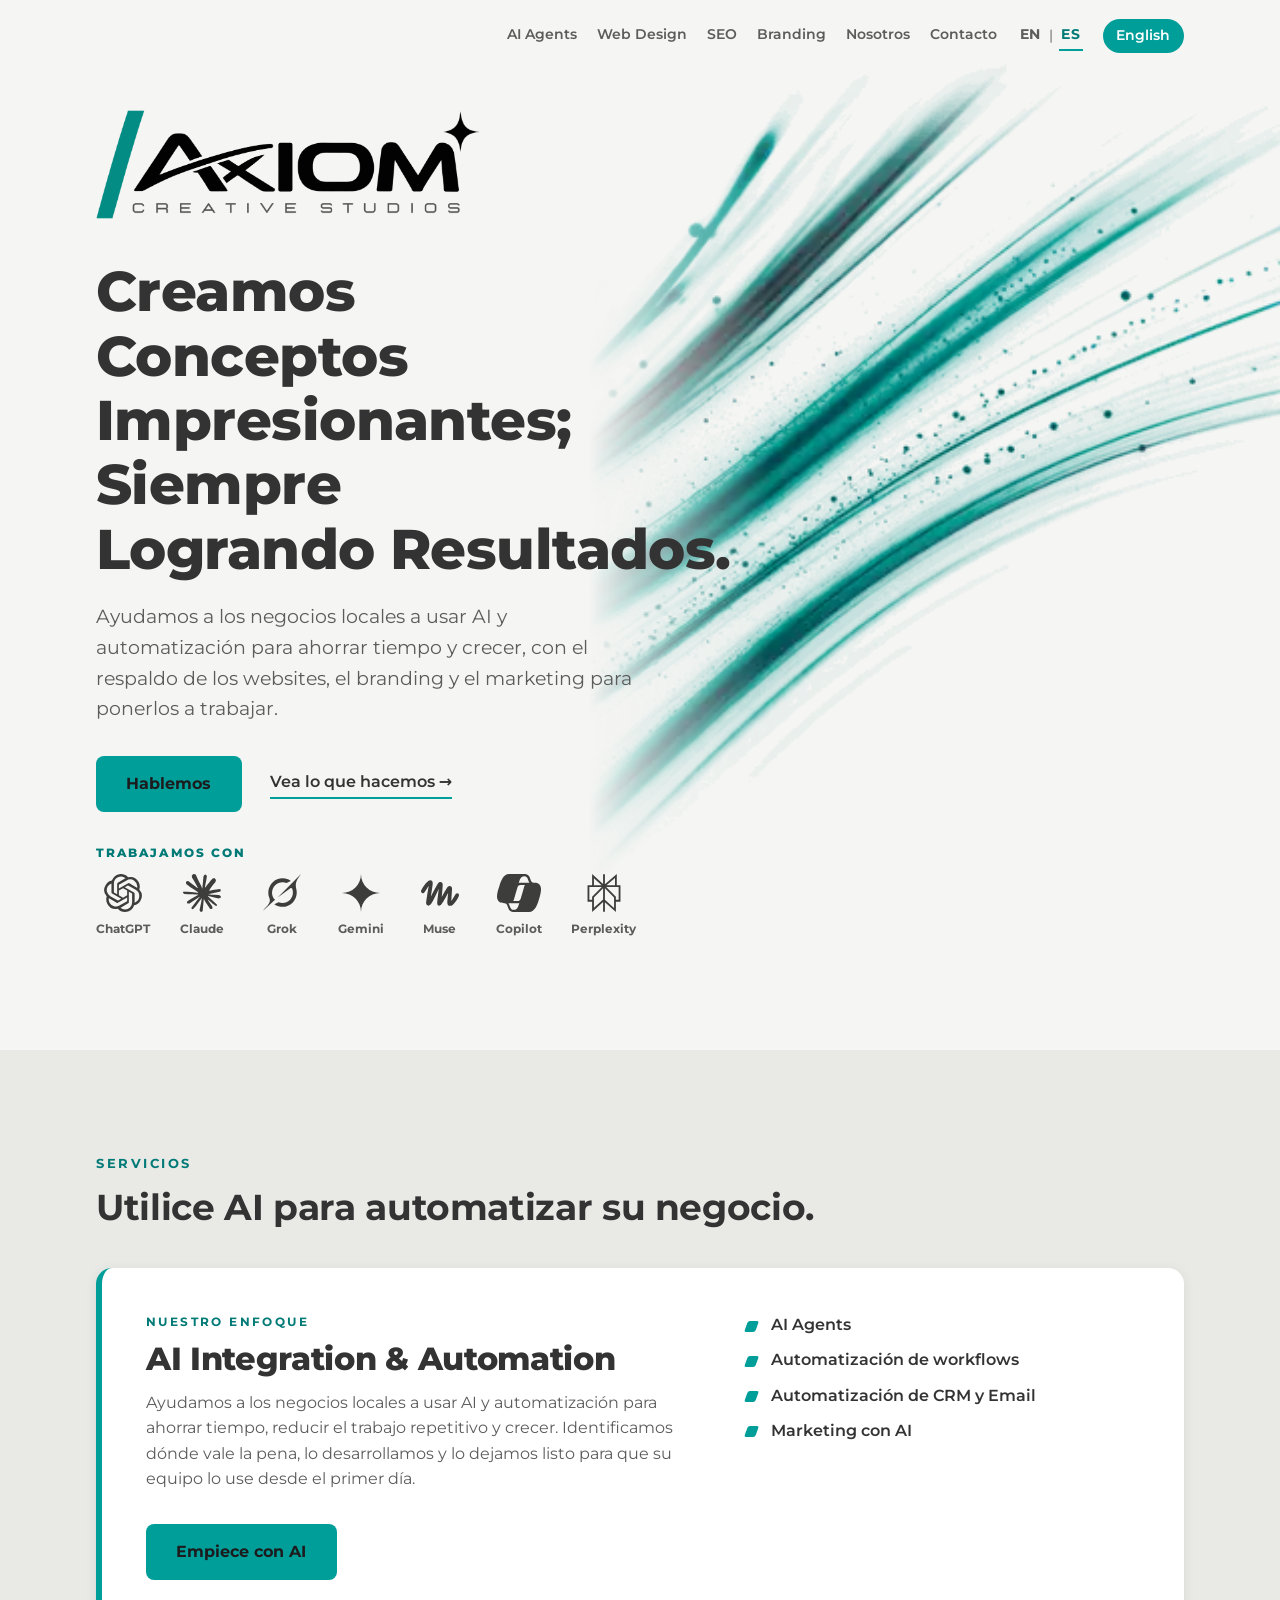
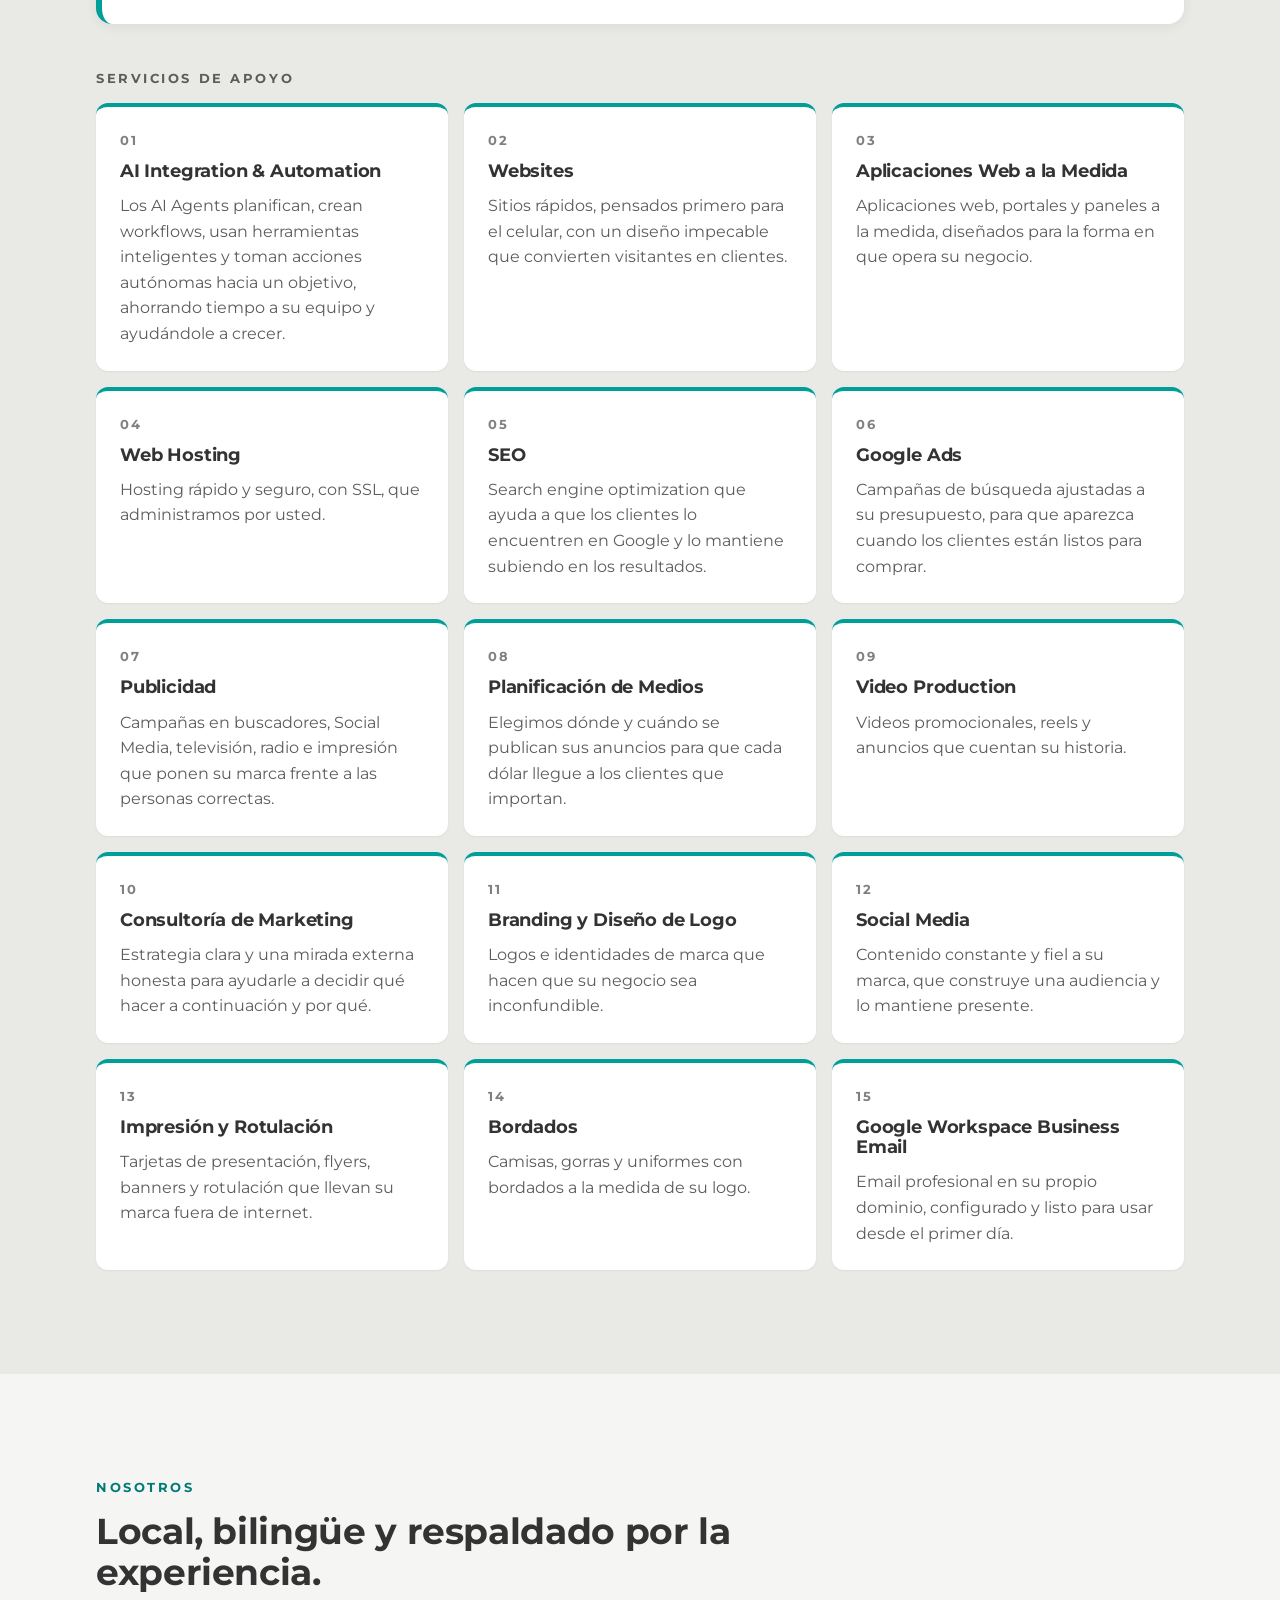
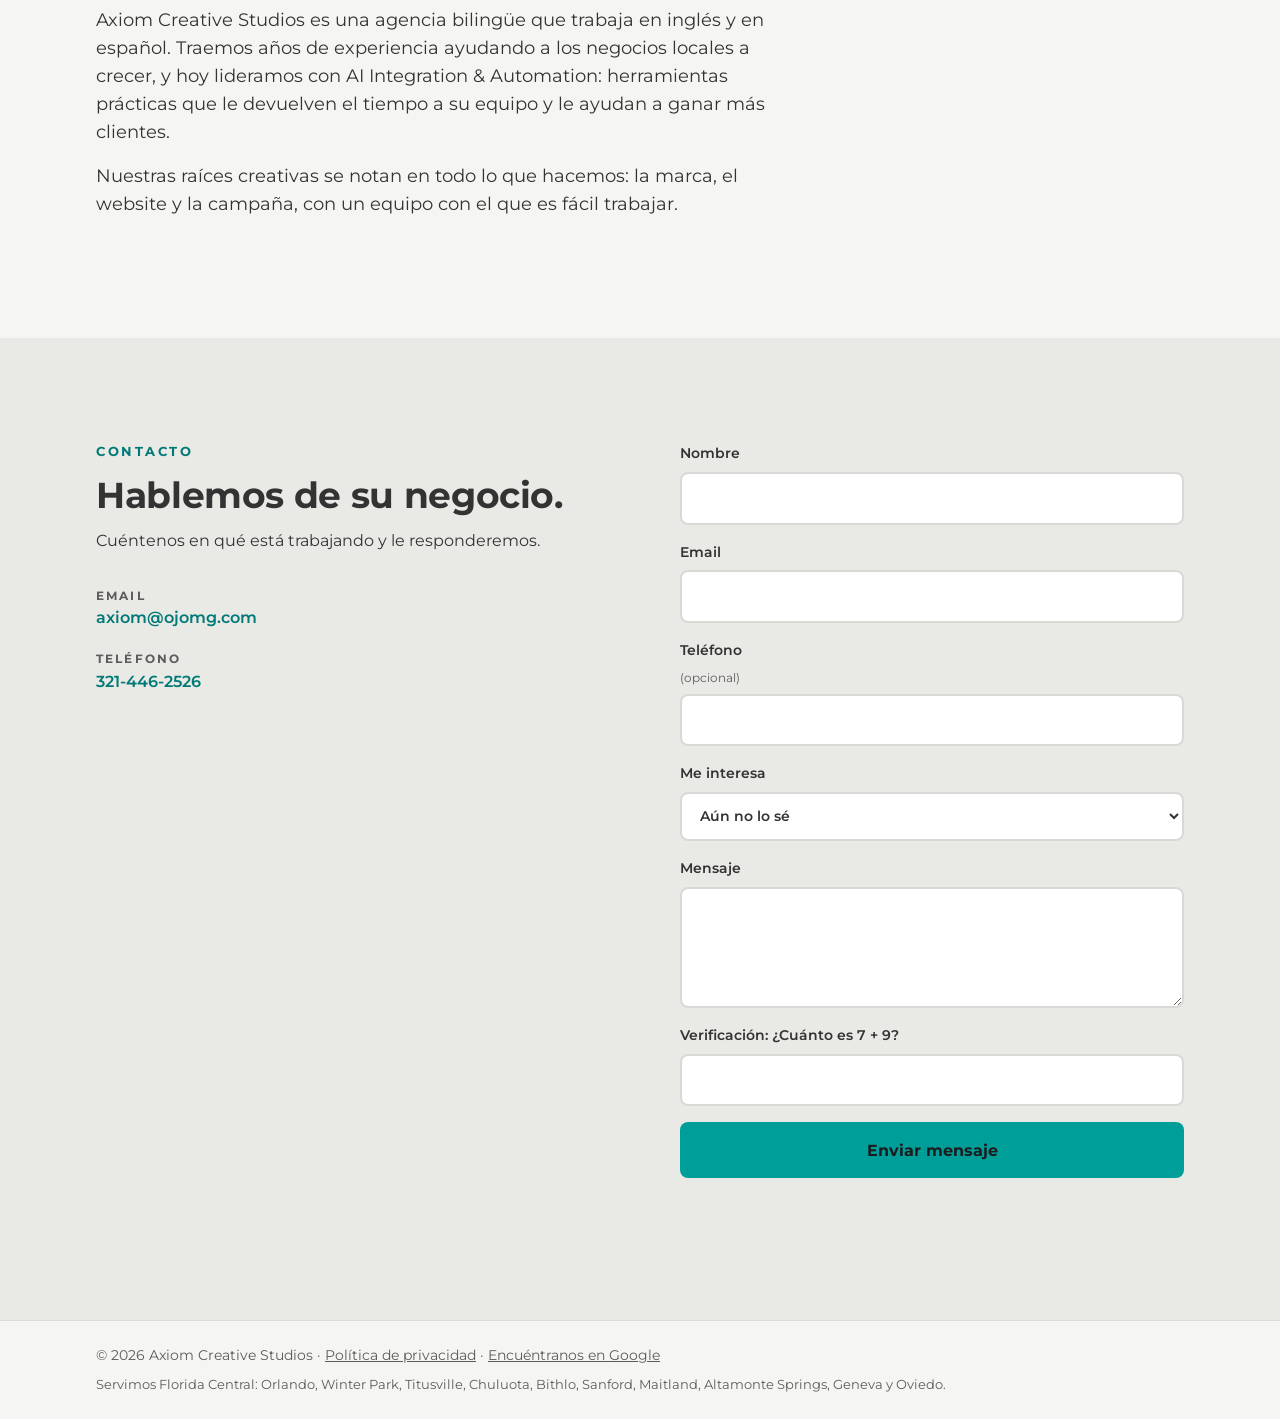
<file: es/index.html>
<!DOCTYPE html>
<html lang="es">
<head>
  <meta name="google-site-verification" content="9jqyWaBI-iNR7sB55jMZqFreVqy4OiHVI0_mML-vgHI" />
<meta charset="utf-8">
<meta name="viewport" content="width=device-width, initial-scale=1">
<title>Axiom Creative Studios | Orlando y Florida Central</title>
<meta name="description" content="Agencia bilingüe (ES/EN) en Orlando y Florida Central: integración y automatización con AI, diseño web, SEO, Google Ads, branding, video y marketing.">
<meta name="theme-color" content="#F5F5F3">
<link rel="canonical" href="https://axiomcreativestudios.com/es/">
<link rel="alternate" hreflang="en" href="https://axiomcreativestudios.com/">
<link rel="alternate" hreflang="es" href="https://axiomcreativestudios.com/es/">
<link rel="alternate" hreflang="x-default" href="https://axiomcreativestudios.com/">
<link rel="icon" href="/favicon.ico" sizes="48x48">
<link rel="icon" type="image/png" sizes="64x64" href="/assets/favicon.png">
<link rel="apple-touch-icon" href="/assets/apple-touch-icon.png">
<meta property="og:type" content="website">
<meta property="og:title" content="Axiom Creative Studios | Orlando y Florida Central">
<meta property="og:description" content="Creamos Conceptos Impresionantes; Siempre Logrando Resultados. AI Integration &amp; Automation y marketing para negocios locales. Bilingüe ES/EN.">
<meta property="og:url" content="https://axiomcreativestudios.com/es/">
<meta property="og:image" content="https://axiomcreativestudios.com/assets/og.png">
<meta property="og:site_name" content="Axiom Creative Studios">
<meta property="og:image:width" content="1200">
<meta property="og:image:height" content="630">
<meta property="og:image:alt" content="Axiom Creative Studios, agencia bilingüe de AI y marketing que atiende Orlando y Florida Central">
<meta property="og:locale" content="es_US">
<meta property="og:locale:alternate" content="en_US">
<meta name="twitter:card" content="summary_large_image">
<meta name="twitter:title" content="Axiom Creative Studios | Orlando y Florida Central">
<meta name="twitter:description" content="Creamos Conceptos Impresionantes; Siempre Logrando Resultados. AI Integration &amp; Automation y marketing para negocios locales. Bilingüe ES/EN.">
<meta name="twitter:image" content="https://axiomcreativestudios.com/assets/og.png">
<meta name="twitter:image:alt" content="Axiom Creative Studios, agencia bilingüe de AI y marketing que atiende Orlando y Florida Central">
<link rel="preload" href="/assets/fonts/montserrat-latin-wght-normal.woff2" as="font" type="font/woff2" crossorigin>
<link rel="stylesheet" href="/style.css">
<script type="application/ld+json">
{"@context": "https://schema.org", "@type": "ProfessionalService", "@id": "https://axiomcreativestudios.com/#organization", "name": "Axiom Creative Studios", "url": "https://axiomcreativestudios.com/", "logo": "https://axiomcreativestudios.com/assets/logo.png", "image": "https://axiomcreativestudios.com/assets/og.png", "description": "Agencia bilingüe (español/inglés) que atiende Orlando y Florida Central, y ofrece AI Integration & Automation, websites, SEO, publicidad, branding y servicios de marketing para negocios locales.", "email": "axiom@ojomg.com", "telephone": "+1-321-446-2526", "address": {"@type": "PostalAddress", "addressLocality": "Orlando", "addressRegion": "FL", "addressCountry": "US"}, "areaServed": [{"@type": "AdministrativeArea", "name": "Central Florida"}, {"@type": "City", "name": "Orlando", "containedInPlace": {"@type": "State", "name": "Florida"}}, {"@type": "City", "name": "Winter Park", "containedInPlace": {"@type": "State", "name": "Florida"}}, {"@type": "City", "name": "Titusville", "containedInPlace": {"@type": "State", "name": "Florida"}}, {"@type": "City", "name": "Chuluota", "containedInPlace": {"@type": "State", "name": "Florida"}}, {"@type": "City", "name": "Bithlo", "containedInPlace": {"@type": "State", "name": "Florida"}}, {"@type": "City", "name": "Sanford", "containedInPlace": {"@type": "State", "name": "Florida"}}, {"@type": "City", "name": "Maitland", "containedInPlace": {"@type": "State", "name": "Florida"}}, {"@type": "City", "name": "Altamonte Springs", "containedInPlace": {"@type": "State", "name": "Florida"}}, {"@type": "City", "name": "Geneva", "containedInPlace": {"@type": "State", "name": "Florida"}}, {"@type": "City", "name": "Oviedo", "containedInPlace": {"@type": "State", "name": "Florida"}}], "knowsLanguage": ["en", "es"], "availableLanguage": ["English", "Spanish"], "contactPoint": {"@type": "ContactPoint", "contactType": "customer service", "email": "axiom@ojomg.com", "telephone": "+1-321-446-2526", "availableLanguage": ["English", "Spanish"]}, "makesOffer": [{"@type": "Offer", "itemOffered": {"@type": "Service", "name": "AI Integration & Automation"}}, {"@type": "Offer", "itemOffered": {"@type": "Service", "name": "Website Design"}}, {"@type": "Offer", "itemOffered": {"@type": "Service", "name": "Custom Web Apps"}}, {"@type": "Offer", "itemOffered": {"@type": "Service", "name": "Web Hosting"}}, {"@type": "Offer", "itemOffered": {"@type": "Service", "name": "Search Engine Optimization (SEO)"}}, {"@type": "Offer", "itemOffered": {"@type": "Service", "name": "Google Ads"}}, {"@type": "Offer", "itemOffered": {"@type": "Service", "name": "Advertising"}}, {"@type": "Offer", "itemOffered": {"@type": "Service", "name": "Media Planning"}}, {"@type": "Offer", "itemOffered": {"@type": "Service", "name": "Video Production"}}, {"@type": "Offer", "itemOffered": {"@type": "Service", "name": "Marketing Consulting"}}, {"@type": "Offer", "itemOffered": {"@type": "Service", "name": "Branding & Logo Design"}}, {"@type": "Offer", "itemOffered": {"@type": "Service", "name": "Social Media Marketing"}}, {"@type": "Offer", "itemOffered": {"@type": "Service", "name": "Printing & Signs"}}, {"@type": "Offer", "itemOffered": {"@type": "Service", "name": "Embroidery"}}, {"@type": "Offer", "itemOffered": {"@type": "Service", "name": "Google Workspace Business Email"}}], "sameAs": ["https://share.google/cW3puCI8cZ83HBCtJ"]}
</script>
</head>
<body>
<a class="skip" href="#services">Ir al contenido</a>

<header class="hero hero--bleed" id="top">
  <nav class="nav" aria-label="Principal">
    <a href="/es/ai-agents/">AI Agents</a>
    <a href="/es/diseno-web/">Web Design</a>
    <a href="/es/seo/">SEO</a>
    <a href="/es/branding/">Branding</a>
    <a href="#about">Nosotros</a>
    <a href="#contact">Contacto</a>
    <div class="lang-switch" role="group" aria-label="Idioma">
      <a href="/" lang="en" hreflang="en">EN</a>
      <span class="lang-sep" aria-hidden="true">|</span>
      <a href="/es/" lang="es" hreflang="es" aria-current="page">ES</a>
    </div>
    <a class="nav-es" href="/" lang="en">English</a>
  </nav>
  <div class="hero-visual hero-visual--bleed" aria-hidden="true">
    <picture>
      <source type="image/webp" srcset="/assets/hero-data-streams-800.webp 800w, /assets/hero-data-streams-1200.webp 1200w, /assets/hero-data-streams.webp 1600w" sizes="(min-width:62rem) 54vw, min(100vw - 2.5rem, 640px)">
      <img src="/assets/hero-data-streams.png" srcset="/assets/hero-data-streams-800.png 800w, /assets/hero-data-streams-1200.png 1200w, /assets/hero-data-streams.png 1600w" sizes="(min-width:62rem) 54vw, min(100vw - 2.5rem, 640px)" width="1600" height="1000" alt="" fetchpriority="high" decoding="async">
    </picture>
  </div>
  <div class="wrap hero-inner hero-inner--bleed">
    <div class="hero-copy">
    <img class="hero-logo" src="/assets/logo.webp" width="1200" height="341" alt="Axiom Creative Studios">
    <h1>Creamos Conceptos Impresionantes; Siempre Logrando&nbsp;Resultados.</h1>
    <p class="lead">Ayudamos a los negocios locales a usar AI y automatización para ahorrar tiempo y crecer, con el respaldo de los websites, el branding y el marketing para ponerlos a trabajar.</p>
    <p class="hero-cta">
      <a class="btn btn-primary" href="#contact">Hablemos</a>
      <a class="btn-link" href="#services">Vea lo que hacemos <span aria-hidden="true">&rarr;</span></a>
    </p>
    <div class="ai-logos">
      <p class="ai-logos-label">Trabajamos con</p>
      <ul class="ai-logos-list">
        <li><img src="../assets/ai-logos/chatgpt.svg" width="24" height="24" alt="ChatGPT"><span>ChatGPT</span></li>
        <li><img src="../assets/ai-logos/claude.svg" width="24" height="24" alt="Claude"><span>Claude</span></li>
        <li><img src="../assets/ai-logos/grok.svg" width="24" height="24" alt="Grok"><span>Grok</span></li>
        <li><img src="../assets/ai-logos/gemini.svg" width="24" height="24" alt="Gemini"><span>Gemini</span></li>
        <li><img src="../assets/ai-logos/muse.svg" width="24" height="24" alt="Muse"><span>Muse</span></li>
        <li><img src="../assets/ai-logos/copilot.svg" width="24" height="24" alt="Copilot"><span>Copilot</span></li>
        <li><img src="../assets/ai-logos/perplexity.svg" width="24" height="24" alt="Perplexity"><span>Perplexity</span></li>
      </ul>
    </div>
    </div>
  </div>
</header>

<main>
<section class="services" id="services" aria-labelledby="services-h">
  <div class="wrap">
    <p class="eyebrow">Servicios</p>
    <h2 id="services-h">Utilice AI para automatizar su negocio.</h2>

    <article class="feature">
      <div>
        <p class="tag">Nuestro enfoque</p>
        <h3><a href="/es/ai-agents/">AI Integration &amp; Automation</a></h3>
        <p>Ayudamos a los negocios locales a usar AI y automatización para ahorrar tiempo, reducir el trabajo repetitivo y crecer. Identificamos dónde vale la pena, lo desarrollamos y lo dejamos listo para que su equipo lo use desde el primer día.</p>
      </div>
      <ul class="feature-list">
        <li>AI Agents</li>
        <li>Automatización de workflows</li>
        <li>Automatización de CRM y Email</li>
        <li>Marketing con AI</li>
      </ul>
      <a class="btn btn-primary" href="#contact">Empiece con AI</a>
    </article>

    <h3 class="sub">Servicios de apoyo</h3>
    <ul class="grid">
      <li class="card"><span class="num" aria-hidden="true">01</span><h3><a href="/es/ai-agents/">AI Integration &amp; Automation</a></h3><p>Los AI Agents planifican, crean workflows, usan herramientas inteligentes y toman acciones autónomas hacia un objetivo, ahorrando tiempo a su equipo y ayudándole a crecer.</p></li>
      <li class="card"><span class="num" aria-hidden="true">02</span><h3><a href="/es/diseno-web/">Websites</a></h3><p>Sitios rápidos, pensados primero para el celular, con un diseño impecable que convierten visitantes en clientes.</p></li>
      <li class="card"><span class="num" aria-hidden="true">03</span><h3><a href="/es/diseno-web/">Aplicaciones Web a la Medida</a></h3><p>Aplicaciones web, portales y paneles a la medida, diseñados para la forma en que opera su negocio.</p></li>
      <li class="card"><span class="num" aria-hidden="true">04</span><h3><a href="/es/diseno-web/">Web Hosting</a></h3><p>Hosting rápido y seguro, con SSL, que administramos por usted.</p></li>
      <li class="card"><span class="num" aria-hidden="true">05</span><h3><a href="/es/seo/">SEO</a></h3><p>Search engine optimization que ayuda a que los clientes lo encuentren en Google y lo mantiene subiendo en los resultados.</p></li>
      <li class="card"><span class="num" aria-hidden="true">06</span><h3><a href="/es/seo/">Google Ads</a></h3><p>Campañas de búsqueda ajustadas a su presupuesto, para que aparezca cuando los clientes están listos para comprar.</p></li>
      <li class="card"><span class="num" aria-hidden="true">07</span><h3>Publicidad</h3><p>Campañas en buscadores, Social Media, televisión, radio e impresión que ponen su marca frente a las personas correctas.</p></li>
      <li class="card"><span class="num" aria-hidden="true">08</span><h3>Planificación de Medios</h3><p>Elegimos dónde y cuándo se publican sus anuncios para que cada dólar llegue a los clientes que importan.</p></li>
      <li class="card"><span class="num" aria-hidden="true">09</span><h3>Video Production</h3><p>Videos promocionales, reels y anuncios que cuentan su historia.</p></li>
      <li class="card"><span class="num" aria-hidden="true">10</span><h3>Consultoría de Marketing</h3><p>Estrategia clara y una mirada externa honesta para ayudarle a decidir qué hacer a continuación y por qué.</p></li>
      <li class="card"><span class="num" aria-hidden="true">11</span><h3><a href="/es/branding/">Branding y Diseño de Logo</a></h3><p>Logos e identidades de marca que hacen que su negocio sea inconfundible.</p></li>
      <li class="card"><span class="num" aria-hidden="true">12</span><h3>Social Media</h3><p>Contenido constante y fiel a su marca, que construye una audiencia y lo mantiene presente.</p></li>
      <li class="card"><span class="num" aria-hidden="true">13</span><h3>Impresión y Rotulación</h3><p>Tarjetas de presentación, flyers, banners y rotulación que llevan su marca fuera de internet.</p></li>
      <li class="card"><span class="num" aria-hidden="true">14</span><h3>Bordados</h3><p>Camisas, gorras y uniformes con bordados a la medida de su logo.</p></li>
      <li class="card"><span class="num" aria-hidden="true">15</span><h3>Google Workspace Business Email</h3><p>Email profesional en su propio dominio, configurado y listo para usar desde el primer día.</p></li>
    </ul>
  </div>
</section>

<section class="about" id="about" aria-labelledby="about-h">
  <div class="wrap narrow">
    <p class="eyebrow">Nosotros</p>
    <h2 id="about-h">Local, bilingüe y respaldado por la experiencia.</h2>
    <p>Axiom Creative Studios es una agencia bilingüe que trabaja en inglés y en español. Traemos años de experiencia ayudando a los negocios locales a crecer, y hoy lideramos con AI Integration &amp; Automation: herramientas prácticas que le devuelven el tiempo a su equipo y le ayudan a ganar más clientes.</p><p>Nuestras raíces creativas se notan en todo lo que hacemos: la marca, el website y la campaña, con un equipo con el que es fácil trabajar.</p>
  </div>
</section>

<section class="contact" id="contact" aria-labelledby="contact-h">
  <div class="wrap contact-grid">
    <div>
      <p class="eyebrow">Contacto</p>
      <h2 id="contact-h">Hablemos de su negocio.</h2>
      <p>Cuéntenos en qué está trabajando y le responderemos.</p>
      <ul class="info">
        <li><span>Email</span><a href="mailto:axiom@ojomg.com">axiom@ojomg.com</a></li>
        <li><span>Teléfono</span><a href="tel:+13214462526">321-446-2526</a></li>
      </ul>
    </div>
    <form id="form" class="form" action="https://formsubmit.co/ajax/7cbbb606fe5fa0373ffbc75c86ce14c3" method="POST">
      <input type="hidden" name="_subject" value="Axiom website contact (ES)">
      <input type="hidden" name="_template" value="table">
      <input type="hidden" name="_captcha" value="false">
      <label>Nombre<input name="name" autocomplete="name" required></label>
      <label>Email<input type="email" name="email" autocomplete="email" required></label>
      <label>Teléfono <small>(opcional)</small><input type="tel" name="phone" autocomplete="tel"></label>
      <label>Me interesa
        <select name="service">
          <option>Aún no lo sé</option>
          <option>AI Integration &amp; Automation</option>
          <option>Websites</option>
          <option>Aplicaciones Web a la Medida</option>
          <option>Web Hosting</option>
          <option>SEO</option>
          <option>Google Ads</option>
          <option>Publicidad</option>
          <option>Planificación de Medios</option>
          <option>Video Production</option>
          <option>Consultoría de Marketing</option>
          <option>Branding y Diseño de Logo</option>
          <option>Social Media</option>
          <option>Impresión y Rotulación</option>
          <option>Bordados</option>
          <option>Google Workspace Business Email</option>
        </select>
      </label>
      <label>Mensaje<textarea name="message" rows="4" required></textarea></label>
      <label>
        <span id="verify-label">Verificación: ¿Cuánto es 3 + 4?</span>
        <input type="text" name="verify" id="verify" inputmode="numeric" autocomplete="off" required>
      </label>
      <input type="text" name="_honey" tabindex="-1" autocomplete="off" class="hp" aria-hidden="true">
      <button class="btn btn-primary" type="submit">Enviar mensaje</button>
      <p class="status" id="status" role="status" aria-live="polite"></p>
    </form>
  </div>
</section>
</main>

<footer class="footer">
  <div class="wrap">
    <p>&copy; 2026 Axiom Creative Studios &middot; <a href="/es/privacidad/">Política de privacidad</a> &middot; <a href="https://share.google/cW3puCI8cZ83HBCtJ" target="_blank" rel="noopener">Encuéntranos en Google</a></p>
    <p class="service-area">Servimos Florida Central: Orlando, Winter Park, Titusville, Chuluota, Bithlo, Sanford, Maitland, Altamonte Springs, Geneva y Oviedo.</p>
  </div>
</footer>

<script>
(function(){
  var f=document.getElementById('form'),s=document.getElementById('status');
  var vA=3,vB=4,formReadyAt=Date.now()+3000;
  var thanks='¡Gracias! Le responderemos pronto.';
  var verifyErr='Esa respuesta no parece correcta. Inténtelo de nuevo.';
  function updateVerifyLabel(){
    var el=document.getElementById('verify-label');
    if(el) el.textContent='Verificación: ¿Cuánto es '+vA+' + '+vB+'?';
  }
  function newVerify(){
    vA=1+Math.floor(Math.random()*9);
    vB=1+Math.floor(Math.random()*9);
    updateVerifyLabel();
    var input=document.getElementById('verify');
    if(input) input.value='';
  }
  function looksLikeSpam(text){
    text=String(text||'');
    var links=text.match(/https?:\/\/|www\./gi);
    if(links&&links.length>2) return true;
    if(/[\u0400-\u04FF]/.test(text)) return true;
    if(/[\u3040-\u30FF\u3400-\u9FFF\uAC00-\uD7AF]/.test(text)) return true;
    return false;
  }
  newVerify();
  f.addEventListener('focusin',function(){
    formReadyAt=Math.max(formReadyAt,Date.now()+3000);
  },{once:true});
  f.addEventListener('submit',function(e){
    e.preventDefault();
    var b=f.querySelector('button[type="submit"]');
    var d=new FormData(f);
    var honey=String(d.get('_honey')||'').trim();
    var blob=[d.get('name')||'',d.get('message')||'',d.get('phone')||''].join('\n');
    if(honey||Date.now()<formReadyAt||looksLikeSpam(blob)){
      f.reset();
      newVerify();
      s.textContent=thanks;
      return;
    }
    var guess=parseInt(String(d.get('verify')||'').replace(/\s+/g,''),10);
    if(guess!==vA+vB){
      s.textContent=verifyErr;
      var vi=document.getElementById('verify');
      if(vi) vi.focus();
      return;
    }
    b.disabled=true;
    s.textContent='Enviando...';
    d.delete('verify');
    if(d.get('email')) d.set('_replyto',d.get('email'));
    fetch(f.action,{method:'POST',body:d,headers:{Accept:'application/json'}})
      .then(function(r){
        return r.json().then(function(data){
          var activating=data&&typeof data.message==='string'&&/activat/i.test(data.message);
          if((!r.ok||data.success===false||data.success==='false')&&!activating) throw data;
          return data;
        },function(){if(!r.ok)throw 0;});
      })
      .then(function(){
        f.reset();
        newVerify();
        s.textContent=thanks;
      })
      .catch(function(){
        var body='Nombre: '+d.get('name')+'\nEmail: '+d.get('email')+'\nTeléfono: '+(d.get('phone')||'')+'\nMe interesa: '+d.get('service')+'\n\n'+d.get('message');
        s.textContent='Algo salió mal. Abriendo su aplicación de Email para que pueda enviar el mensaje...';
        location.href='mailto:axiom@ojomg.com?subject='+encodeURIComponent('Consulta del website de '+d.get('name'))+'&body='+encodeURIComponent(body);
      })
      .then(function(){b.disabled=false;});
  });
})();
</script>
</body>
</html>
</file>
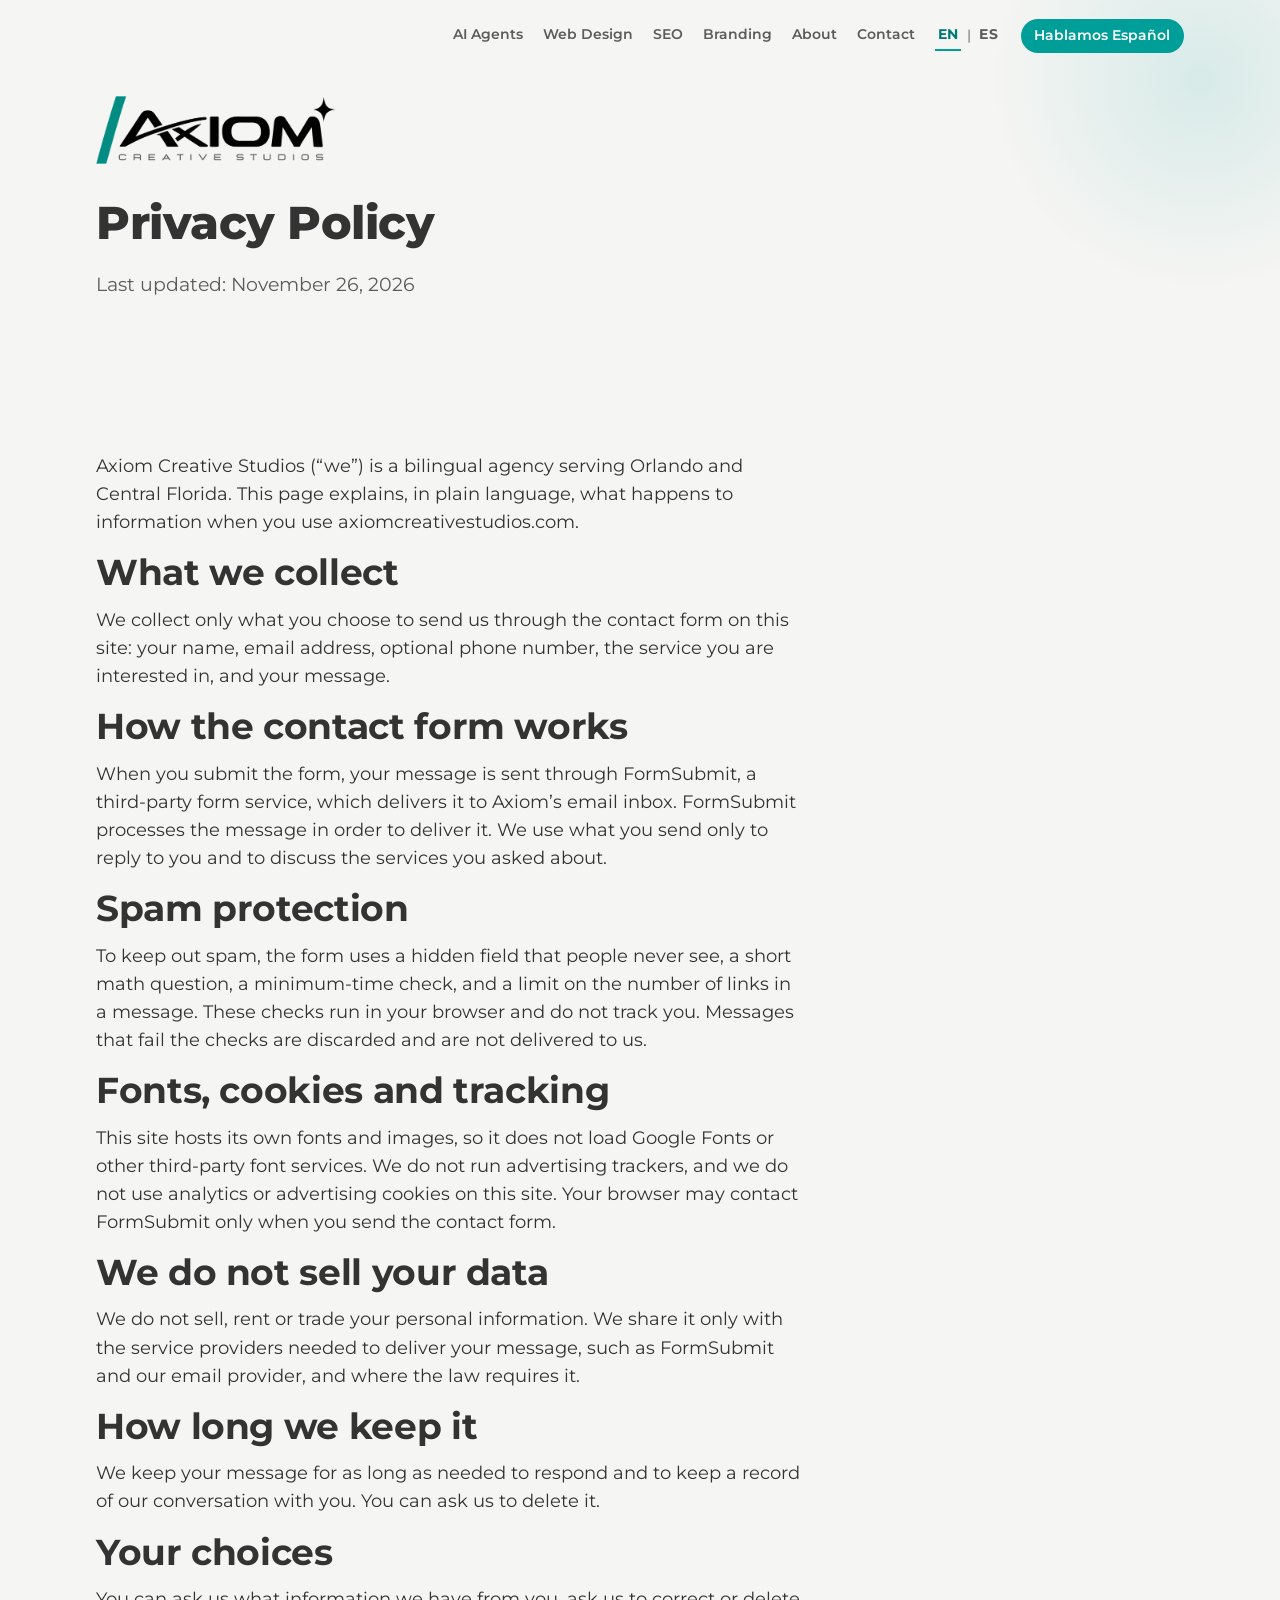
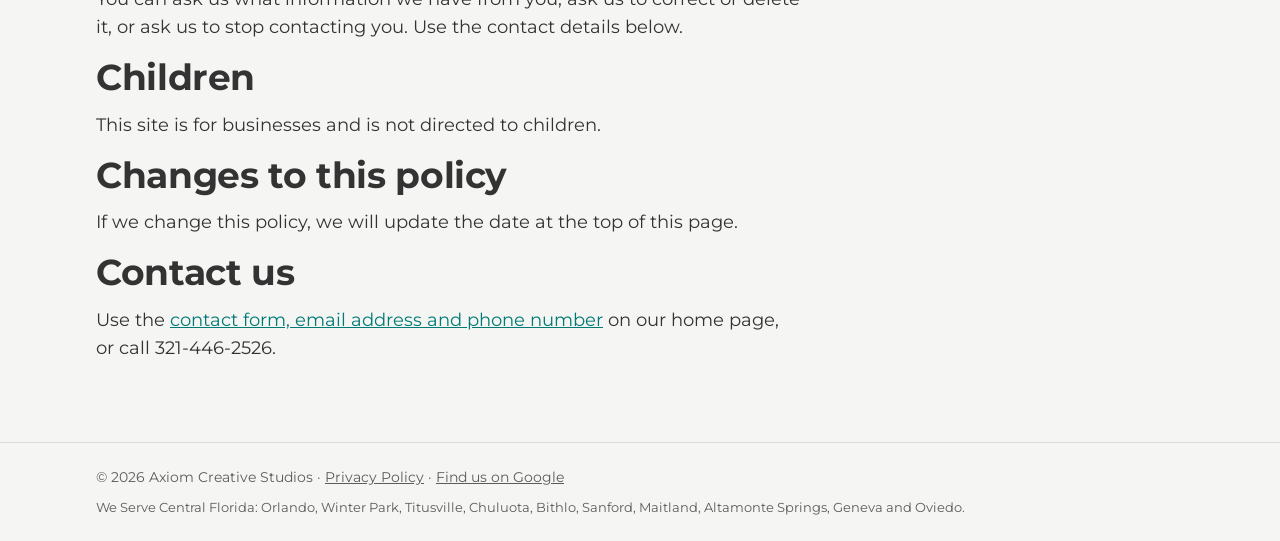
<file: privacy/index.html>
<!DOCTYPE html>
<html lang="en">
<head>
  <meta name="google-site-verification" content="9jqyWaBI-iNR7sB55jMZqFreVqy4OiHVI0_mML-vgHI" />
<meta charset="utf-8">
<meta name="viewport" content="width=device-width, initial-scale=1">
<title>Privacy Policy | Axiom Creative Studios</title>
<meta name="description" content="How Axiom Creative Studios handles information you send through our website contact form. Plain-language privacy policy.">
<meta name="theme-color" content="#F5F5F3">
<link rel="canonical" href="https://axiomcreativestudios.com/privacy/">
<link rel="alternate" hreflang="en" href="https://axiomcreativestudios.com/privacy/">
<link rel="alternate" hreflang="es" href="https://axiomcreativestudios.com/es/privacidad/">
<link rel="alternate" hreflang="x-default" href="https://axiomcreativestudios.com/privacy/">
<link rel="icon" href="/favicon.ico" sizes="48x48">
<link rel="icon" type="image/png" sizes="64x64" href="/assets/favicon.png">
<link rel="apple-touch-icon" href="/assets/apple-touch-icon.png">
<meta property="og:type" content="website">
<meta property="og:title" content="Privacy Policy | Axiom Creative Studios">
<meta property="og:description" content="How Axiom Creative Studios handles information you send through our website contact form. Plain-language privacy policy.">
<meta property="og:url" content="https://axiomcreativestudios.com/privacy/">
<meta property="og:image" content="https://axiomcreativestudios.com/assets/og.png">
<meta property="og:site_name" content="Axiom Creative Studios">
<meta property="og:image:width" content="1200">
<meta property="og:image:height" content="630">
<meta property="og:image:alt" content="Axiom Creative Studios, bilingual AI and marketing agency serving Orlando and Central Florida">
<meta property="og:locale" content="en_US">
<meta property="og:locale:alternate" content="es_US">
<meta name="twitter:card" content="summary_large_image">
<meta name="twitter:title" content="Privacy Policy | Axiom Creative Studios">
<meta name="twitter:description" content="How Axiom Creative Studios handles information you send through our website contact form. Plain-language privacy policy.">
<meta name="twitter:image" content="https://axiomcreativestudios.com/assets/og.png">
<meta name="twitter:image:alt" content="Axiom Creative Studios, bilingual AI and marketing agency serving Orlando and Central Florida">
<link rel="preload" href="/assets/fonts/montserrat-latin-wght-normal.woff2" as="font" type="font/woff2" crossorigin>
<link rel="stylesheet" href="/style.css">
</head>
<body>
<a class="skip" href="#main">Skip to content</a>

<header class="hero page-hero" id="top">
  <nav class="nav" aria-label="Main">
    <a href="/ai-agents/">AI Agents</a>
    <a href="/web-design/">Web Design</a>
    <a href="/seo/">SEO</a>
    <a href="/branding/">Branding</a>
    <a href="/#about">About</a>
    <a href="/#contact">Contact</a>
    <div class="lang-switch" role="group" aria-label="Language">
      <a href="/privacy/" lang="en" hreflang="en" aria-current="page">EN</a>
      <span class="lang-sep" aria-hidden="true">|</span>
      <a href="/es/privacidad/" lang="es" hreflang="es">ES</a>
    </div>
    <a class="nav-es" href="/es/privacidad/" lang="es">Hablamos Espa&ntilde;ol</a>
  </nav>
  <div class="wrap hero-inner page-hero-inner">
    <a href="/"><img class="hero-logo page-logo" src="/assets/logo.webp" width="1200" height="341" alt="Axiom Creative Studios"></a>
    <h1>Privacy Policy</h1>
    <p class="lead">Last updated: November 26, 2026</p>
  </div>
</header>
<main id="main"><section class="about page-section"><div class="wrap narrow">
<p>Axiom Creative Studios (&ldquo;we&rdquo;) is a bilingual agency serving Orlando and Central Florida. This page explains, in plain language, what happens to information when you use axiomcreativestudios.com.</p>
<h2>What we collect</h2>
<p>We collect only what you choose to send us through the contact form on this site: your name, email address, optional phone number, the service you are interested in, and your message.</p>
<h2>How the contact form works</h2>
<p>When you submit the form, your message is sent through FormSubmit, a third-party form service, which delivers it to Axiom&rsquo;s email inbox. FormSubmit processes the message in order to deliver it. We use what you send only to reply to you and to discuss the services you asked about.</p>
<h2>Spam protection</h2>
<p>To keep out spam, the form uses a hidden field that people never see, a short math question, a minimum-time check, and a limit on the number of links in a message. These checks run in your browser and do not track you. Messages that fail the checks are discarded and are not delivered to us.</p>
<h2>Fonts, cookies and tracking</h2>
<p>This site hosts its own fonts and images, so it does not load Google Fonts or other third-party font services. We do not run advertising trackers, and we do not use analytics or advertising cookies on this site. Your browser may contact FormSubmit only when you send the contact form.</p>
<h2>We do not sell your data</h2>
<p>We do not sell, rent or trade your personal information. We share it only with the service providers needed to deliver your message, such as FormSubmit and our email provider, and where the law requires it.</p>
<h2>How long we keep it</h2>
<p>We keep your message for as long as needed to respond and to keep a record of our conversation with you. You can ask us to delete it.</p>
<h2>Your choices</h2>
<p>You can ask us what information we have from you, ask us to correct or delete it, or ask us to stop contacting you. Use the contact details below.</p>
<h2>Children</h2>
<p>This site is for businesses and is not directed to children.</p>
<h2>Changes to this policy</h2>
<p>If we change this policy, we will update the date at the top of this page.</p>
<h2>Contact us</h2>
<p>Use the <a href="/#contact">contact form, email address and phone number</a> on our home page, or call 321-446-2526.</p>
</div></section></main>

<footer class="footer">
  <div class="wrap">
    <p>&copy; 2026 Axiom Creative Studios &middot; <a href="/privacy/">Privacy Policy</a> &middot; <a href="https://share.google/cW3puCI8cZ83HBCtJ" target="_blank" rel="noopener">Find us on Google</a></p>
    <p class="service-area">We Serve Central Florida: Orlando, Winter Park, Titusville, Chuluota, Bithlo, Sanford, Maitland, Altamonte Springs, Geneva and Oviedo.</p>
  </div>
</footer>
</body>
</html>
</file>
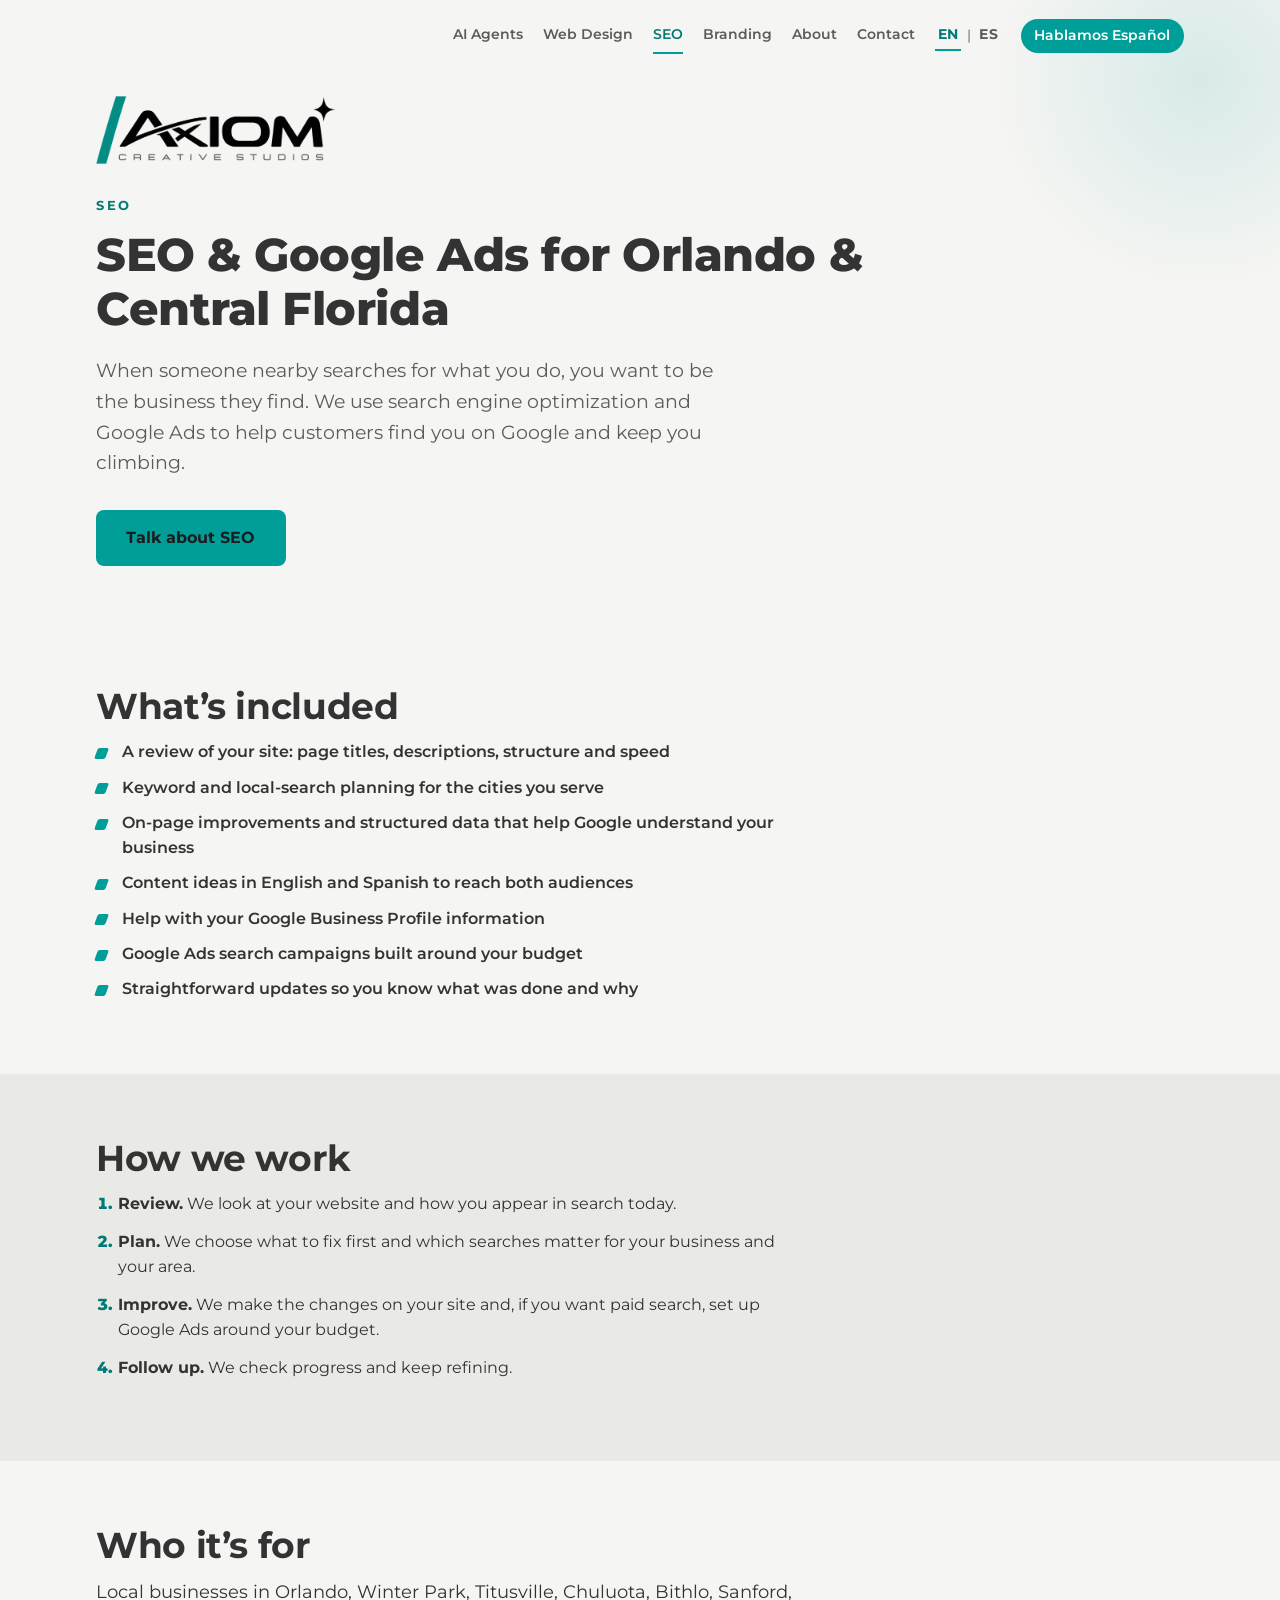
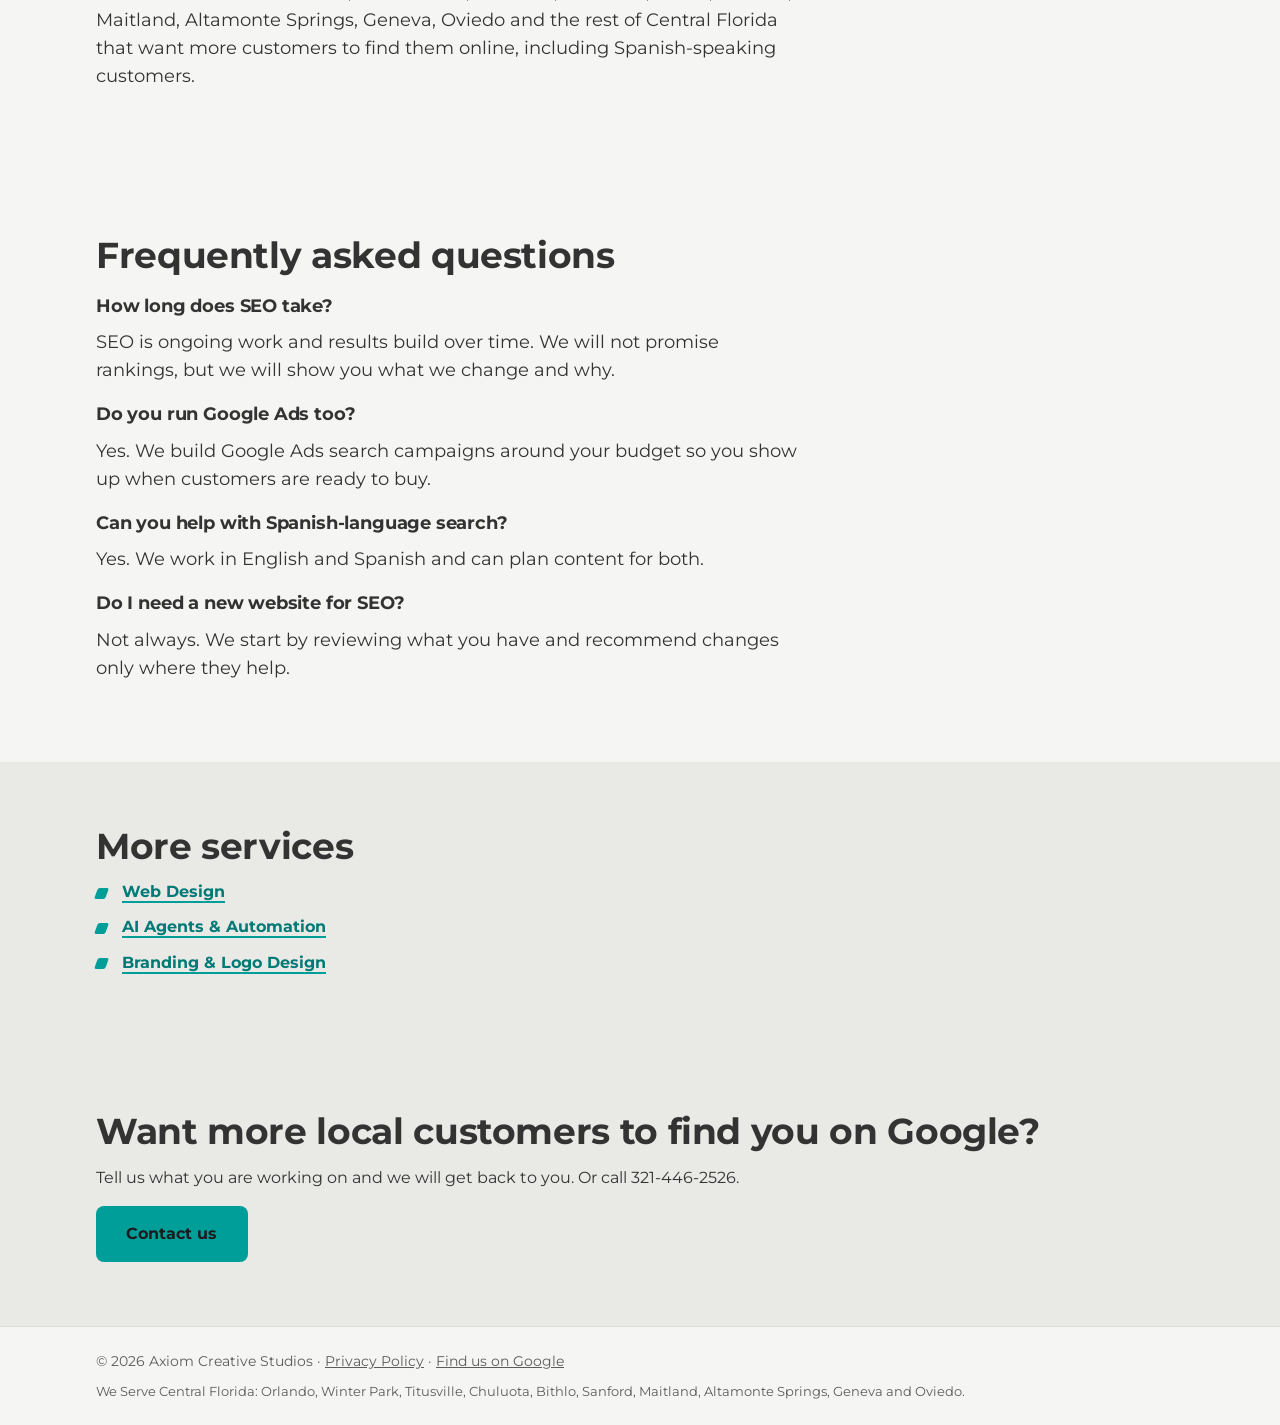
<file: seo/index.html>
<!DOCTYPE html>
<html lang="en">
<head>
  <meta name="google-site-verification" content="9jqyWaBI-iNR7sB55jMZqFreVqy4OiHVI0_mML-vgHI" />
<meta charset="utf-8">
<meta name="viewport" content="width=device-width, initial-scale=1">
<title>SEO &amp; Google Ads | Orlando &amp; Central Florida</title>
<meta name="description" content="Local SEO and Google Ads for businesses in Orlando and Central Florida. Bilingual search optimization to help customers find you on Google.">
<meta name="theme-color" content="#F5F5F3">
<link rel="canonical" href="https://axiomcreativestudios.com/seo/">
<link rel="alternate" hreflang="en" href="https://axiomcreativestudios.com/seo/">
<link rel="alternate" hreflang="es" href="https://axiomcreativestudios.com/es/seo/">
<link rel="alternate" hreflang="x-default" href="https://axiomcreativestudios.com/seo/">
<link rel="icon" href="/favicon.ico" sizes="48x48">
<link rel="icon" type="image/png" sizes="64x64" href="/assets/favicon.png">
<link rel="apple-touch-icon" href="/assets/apple-touch-icon.png">
<meta property="og:type" content="website">
<meta property="og:title" content="SEO &amp; Google Ads | Orlando &amp; Central Florida">
<meta property="og:description" content="Local SEO and Google Ads for businesses in Orlando and Central Florida. Bilingual search optimization to help customers find you on Google.">
<meta property="og:url" content="https://axiomcreativestudios.com/seo/">
<meta property="og:image" content="https://axiomcreativestudios.com/assets/og.png">
<meta property="og:site_name" content="Axiom Creative Studios">
<meta property="og:image:width" content="1200">
<meta property="og:image:height" content="630">
<meta property="og:image:alt" content="Axiom Creative Studios, bilingual AI and marketing agency serving Orlando and Central Florida">
<meta property="og:locale" content="en_US">
<meta property="og:locale:alternate" content="es_US">
<meta name="twitter:card" content="summary_large_image">
<meta name="twitter:title" content="SEO &amp; Google Ads | Orlando &amp; Central Florida">
<meta name="twitter:description" content="Local SEO and Google Ads for businesses in Orlando and Central Florida. Bilingual search optimization to help customers find you on Google.">
<meta name="twitter:image" content="https://axiomcreativestudios.com/assets/og.png">
<meta name="twitter:image:alt" content="Axiom Creative Studios, bilingual AI and marketing agency serving Orlando and Central Florida">
<link rel="preload" href="/assets/fonts/montserrat-latin-wght-normal.woff2" as="font" type="font/woff2" crossorigin>
<link rel="stylesheet" href="/style.css">
<script type="application/ld+json">
{"@context": "https://schema.org", "@type": "Service", "@id": "https://axiomcreativestudios.com/seo/#service", "name": "Search Engine Optimization (SEO)", "serviceType": "Search Engine Optimization (SEO)", "description": "Search engine optimization and Google Ads for local businesses in Orlando and Central Florida, in English and Spanish.", "url": "https://axiomcreativestudios.com/seo/", "inLanguage": "en", "provider": {"@type": "ProfessionalService", "@id": "https://axiomcreativestudios.com/#organization", "name": "Axiom Creative Studios", "url": "https://axiomcreativestudios.com/"}, "areaServed": [{"@type": "AdministrativeArea", "name": "Central Florida"}, {"@type": "City", "name": "Orlando", "containedInPlace": {"@type": "State", "name": "Florida"}}, {"@type": "City", "name": "Winter Park", "containedInPlace": {"@type": "State", "name": "Florida"}}, {"@type": "City", "name": "Titusville", "containedInPlace": {"@type": "State", "name": "Florida"}}, {"@type": "City", "name": "Chuluota", "containedInPlace": {"@type": "State", "name": "Florida"}}, {"@type": "City", "name": "Bithlo", "containedInPlace": {"@type": "State", "name": "Florida"}}, {"@type": "City", "name": "Sanford", "containedInPlace": {"@type": "State", "name": "Florida"}}, {"@type": "City", "name": "Maitland", "containedInPlace": {"@type": "State", "name": "Florida"}}, {"@type": "City", "name": "Altamonte Springs", "containedInPlace": {"@type": "State", "name": "Florida"}}, {"@type": "City", "name": "Geneva", "containedInPlace": {"@type": "State", "name": "Florida"}}, {"@type": "City", "name": "Oviedo", "containedInPlace": {"@type": "State", "name": "Florida"}}], "availableLanguage": ["English", "Spanish"]}
</script>
<script type="application/ld+json">
{"@context": "https://schema.org", "@type": "FAQPage", "mainEntity": [{"@type": "Question", "name": "How long does SEO take?", "acceptedAnswer": {"@type": "Answer", "text": "SEO is ongoing work and results build over time. We will not promise rankings, but we will show you what we change and why."}}, {"@type": "Question", "name": "Do you run Google Ads too?", "acceptedAnswer": {"@type": "Answer", "text": "Yes. We build Google Ads search campaigns around your budget so you show up when customers are ready to buy."}}, {"@type": "Question", "name": "Can you help with Spanish-language search?", "acceptedAnswer": {"@type": "Answer", "text": "Yes. We work in English and Spanish and can plan content for both."}}, {"@type": "Question", "name": "Do I need a new website for SEO?", "acceptedAnswer": {"@type": "Answer", "text": "Not always. We start by reviewing what you have and recommend changes only where they help."}}]}
</script>
<script type="application/ld+json">
{"@context": "https://schema.org", "@type": "BreadcrumbList", "itemListElement": [{"@type": "ListItem", "position": 1, "name": "Home", "item": "https://axiomcreativestudios.com/"}, {"@type": "ListItem", "position": 2, "name": "SEO", "item": "https://axiomcreativestudios.com/seo/"}]}
</script>
</head>
<body>
<a class="skip" href="#main">Skip to content</a>

<header class="hero page-hero" id="top">
  <nav class="nav" aria-label="Main">
    <a href="/ai-agents/">AI Agents</a>
    <a href="/web-design/">Web Design</a>
    <a href="/seo/" aria-current="page">SEO</a>
    <a href="/branding/">Branding</a>
    <a href="/#about">About</a>
    <a href="/#contact">Contact</a>
    <div class="lang-switch" role="group" aria-label="Language">
      <a href="/seo/" lang="en" hreflang="en" aria-current="page">EN</a>
      <span class="lang-sep" aria-hidden="true">|</span>
      <a href="/es/seo/" lang="es" hreflang="es">ES</a>
    </div>
    <a class="nav-es" href="/es/seo/" lang="es">Hablamos Espa&ntilde;ol</a>
  </nav>
  <div class="wrap hero-inner page-hero-inner">
    <a href="/"><img class="hero-logo page-logo" src="/assets/logo.webp" width="1200" height="341" alt="Axiom Creative Studios"></a>
    <p class="eyebrow">SEO</p>
    <h1>SEO &amp; Google Ads for Orlando &amp; Central Florida</h1>
    <p class="lead">When someone nearby searches for what you do, you want to be the business they find. We use search engine optimization and Google Ads to help customers find you on Google and keep you climbing.</p>
    <p class="hero-cta">
      <a class="btn btn-primary" href="/#contact">Talk about SEO</a>
    </p>
  </div>
</header>

<main id="main">
<section class="about page-section"><div class="wrap narrow"><h2>What&rsquo;s included</h2><ul class="feature-list"><li>A review of your site: page titles, descriptions, structure and speed</li><li>Keyword and local-search planning for the cities you serve</li><li>On-page improvements and structured data that help Google understand your business</li><li>Content ideas in English and Spanish to reach both audiences</li><li>Help with your Google Business Profile information</li><li>Google Ads search campaigns built around your budget</li><li>Straightforward updates so you know what was done and why</li></ul></div></section>
<section class="services page-section"><div class="wrap narrow"><h2>How we work</h2><ol class="steps"><li><strong>Review.</strong> We look at your website and how you appear in search today.</li><li><strong>Plan.</strong> We choose what to fix first and which searches matter for your business and your area.</li><li><strong>Improve.</strong> We make the changes on your site and, if you want paid search, set up Google Ads around your budget.</li><li><strong>Follow up.</strong> We check progress and keep refining.</li></ol></div></section>
<section class="about page-section"><div class="wrap narrow"><h2>Who it&rsquo;s for</h2><p>Local businesses in Orlando, Winter Park, Titusville, Chuluota, Bithlo, Sanford, Maitland, Altamonte Springs, Geneva, Oviedo and the rest of Central Florida that want more customers to find them online, including Spanish-speaking customers.</p></div></section>
<section class="about page-section"><div class="wrap narrow"><h2>Frequently asked questions</h2>
<h3>How long does SEO take?</h3><p>SEO is ongoing work and results build over time. We will not promise rankings, but we will show you what we change and why.</p>
<h3>Do you run Google Ads too?</h3><p>Yes. We build Google Ads search campaigns around your budget so you show up when customers are ready to buy.</p>
<h3>Can you help with Spanish-language search?</h3><p>Yes. We work in English and Spanish and can plan content for both.</p>
<h3>Do I need a new website for SEO?</h3><p>Not always. We start by reviewing what you have and recommend changes only where they help.</p>
</div></section>
<section class="services page-section"><div class="wrap narrow"><h2>More services</h2><ul class="feature-list"><li><a href="/web-design/">Web Design</a></li><li><a href="/ai-agents/">AI Agents &amp; Automation</a></li><li><a href="/branding/">Branding &amp; Logo Design</a></li></ul></div></section>
<section class="contact page-section" id="contact"><div class="wrap narrow"><h2>Want more local customers to find you on Google?</h2>
<p>Tell us what you are working on and we will get back to you. Or call 321-446-2526.</p>
<p class="hero-cta"><a class="btn btn-primary" href="/#contact">Contact us</a></p></div></section>
</main>

<footer class="footer">
  <div class="wrap">
    <p>&copy; 2026 Axiom Creative Studios &middot; <a href="/privacy/">Privacy Policy</a> &middot; <a href="https://share.google/cW3puCI8cZ83HBCtJ" target="_blank" rel="noopener">Find us on Google</a></p>
    <p class="service-area">We Serve Central Florida: Orlando, Winter Park, Titusville, Chuluota, Bithlo, Sanford, Maitland, Altamonte Springs, Geneva and Oviedo.</p>
  </div>
</footer>
</body>
</html>
</file>
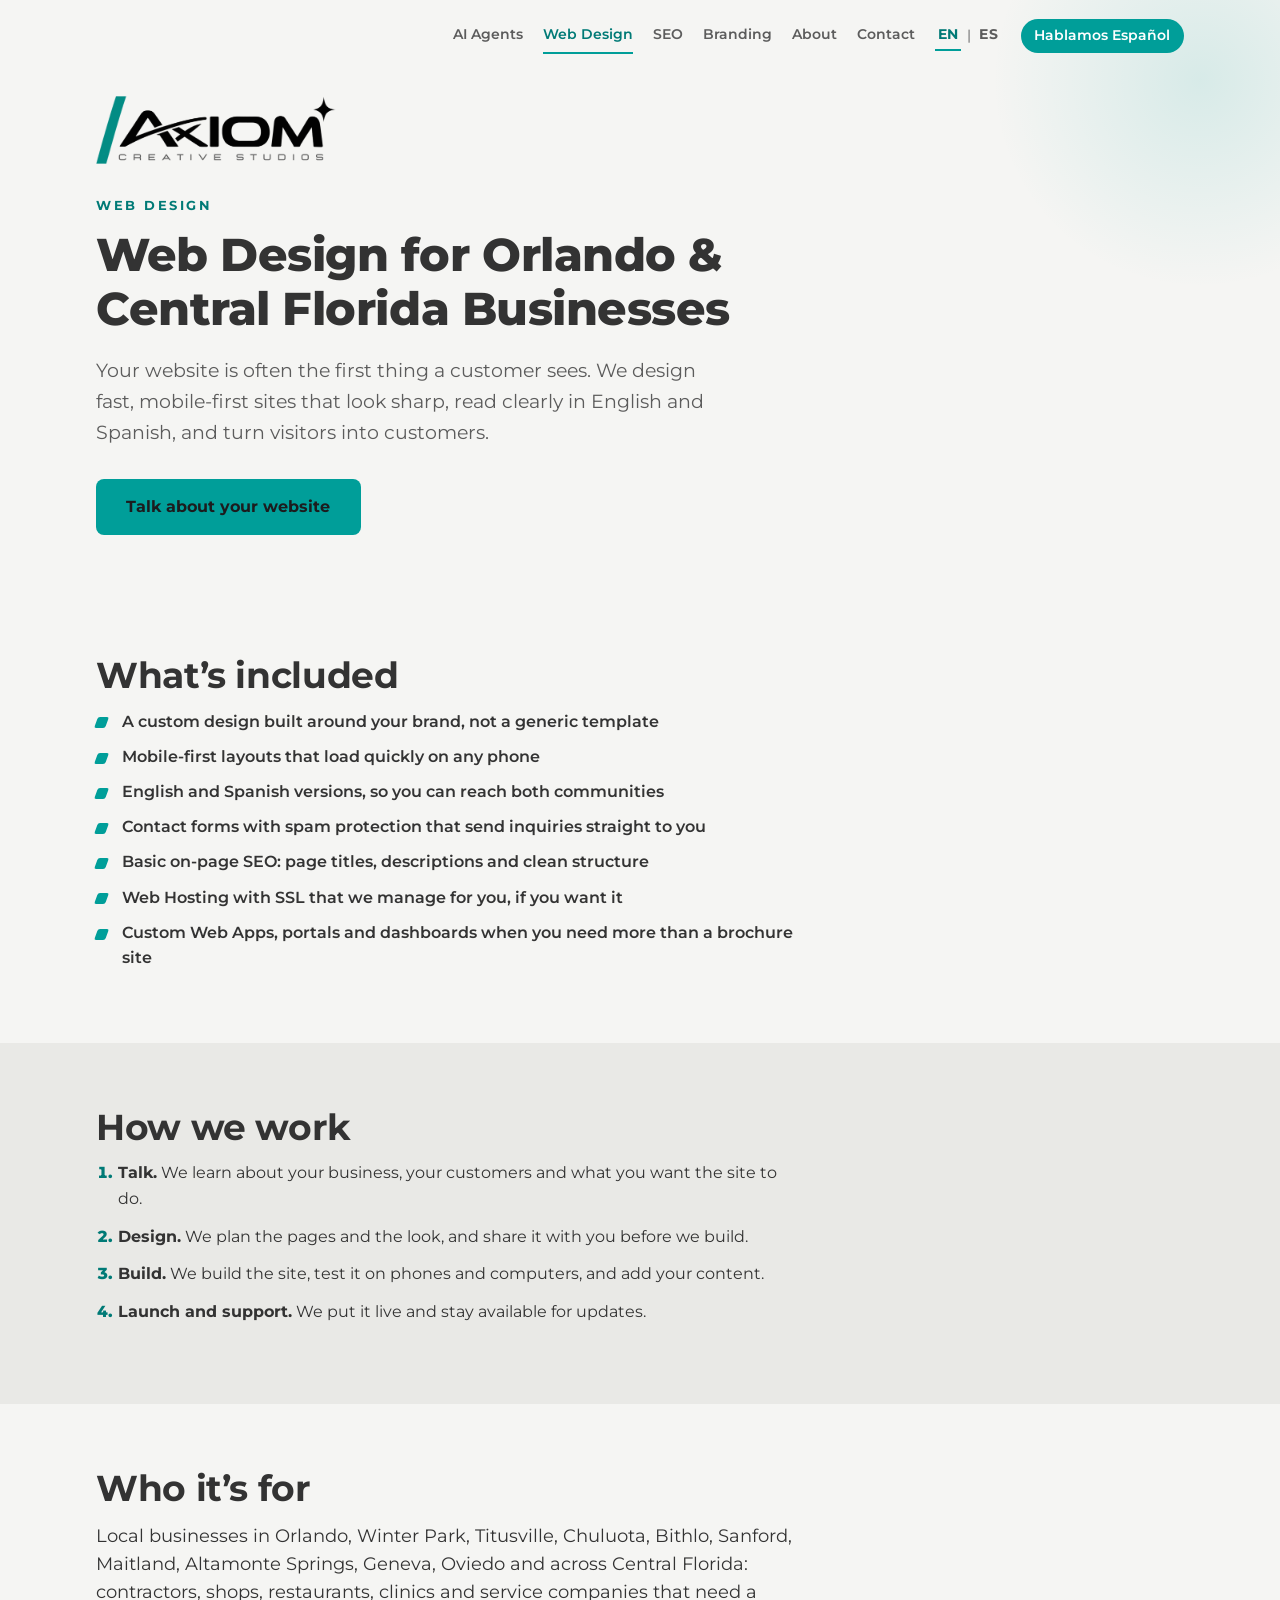
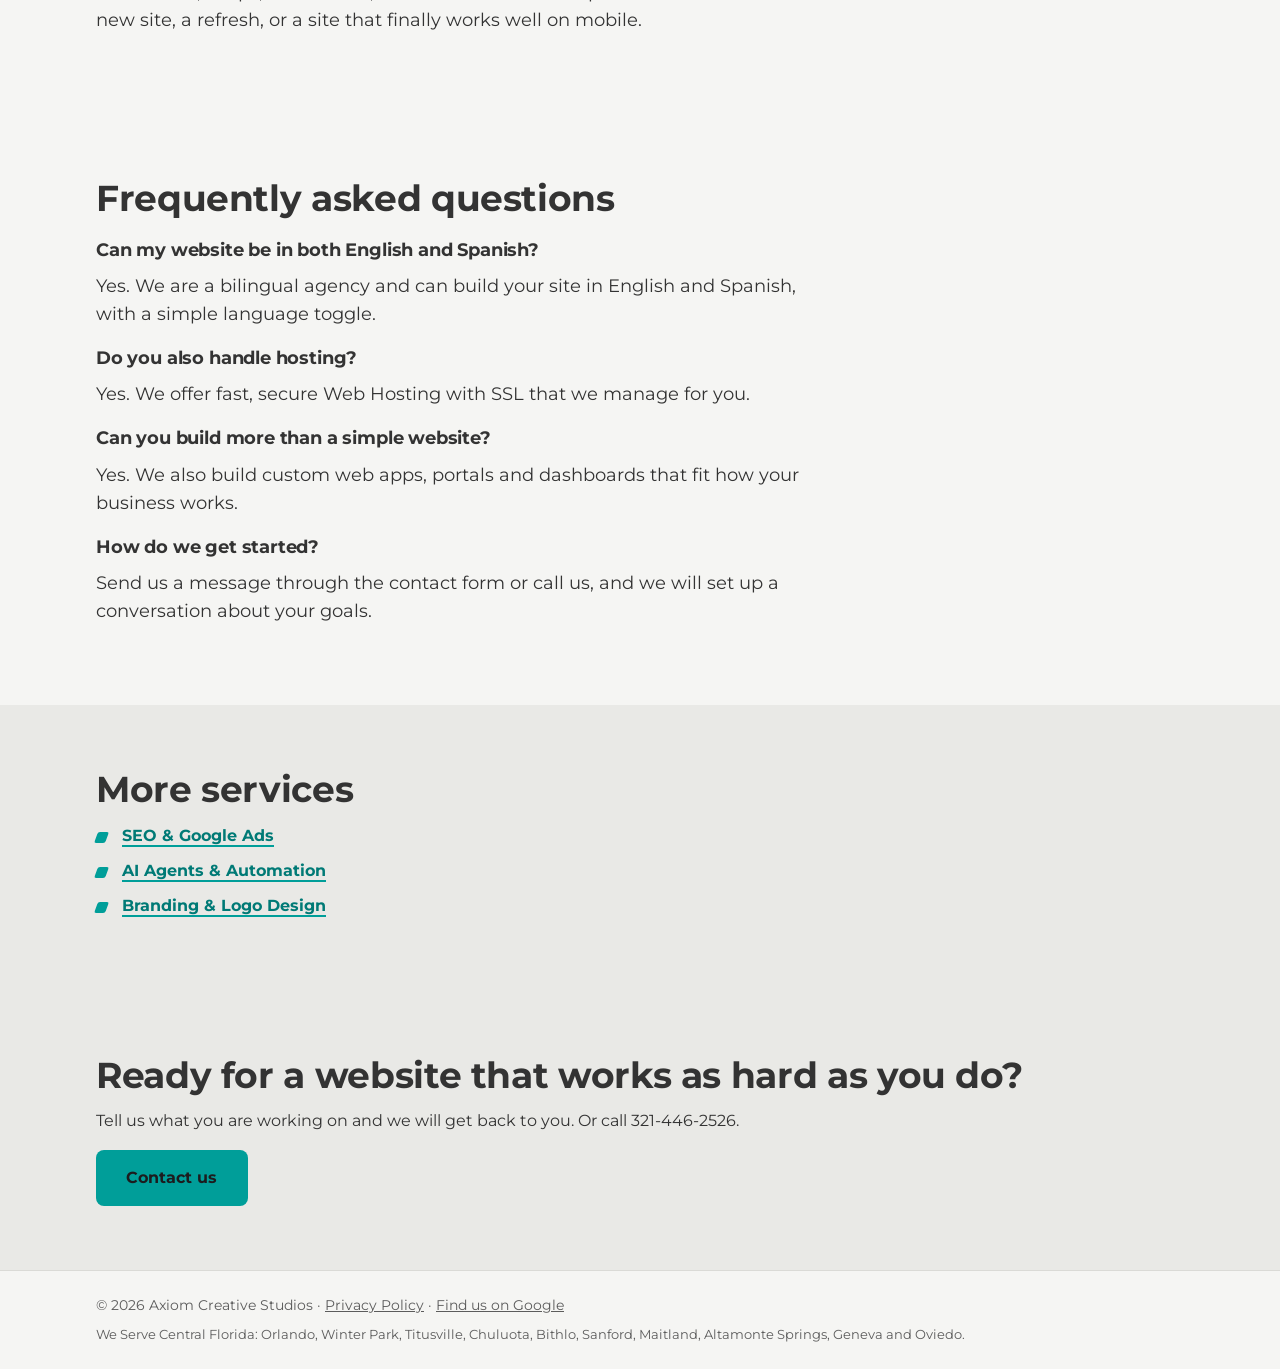
<file: web-design/index.html>
<!DOCTYPE html>
<html lang="en">
<head>
  <meta name="google-site-verification" content="9jqyWaBI-iNR7sB55jMZqFreVqy4OiHVI0_mML-vgHI" />
<meta charset="utf-8">
<meta name="viewport" content="width=device-width, initial-scale=1">
<title>Web Design | Orlando &amp; Central Florida</title>
<meta name="description" content="Fast, mobile-first web design for local businesses in Orlando and Central Florida. Bilingual EN/ES websites, hosting and custom web apps.">
<meta name="theme-color" content="#F5F5F3">
<link rel="canonical" href="https://axiomcreativestudios.com/web-design/">
<link rel="alternate" hreflang="en" href="https://axiomcreativestudios.com/web-design/">
<link rel="alternate" hreflang="es" href="https://axiomcreativestudios.com/es/diseno-web/">
<link rel="alternate" hreflang="x-default" href="https://axiomcreativestudios.com/web-design/">
<link rel="icon" href="/favicon.ico" sizes="48x48">
<link rel="icon" type="image/png" sizes="64x64" href="/assets/favicon.png">
<link rel="apple-touch-icon" href="/assets/apple-touch-icon.png">
<meta property="og:type" content="website">
<meta property="og:title" content="Web Design | Orlando &amp; Central Florida">
<meta property="og:description" content="Fast, mobile-first web design for local businesses in Orlando and Central Florida. Bilingual EN/ES websites, hosting and custom web apps.">
<meta property="og:url" content="https://axiomcreativestudios.com/web-design/">
<meta property="og:image" content="https://axiomcreativestudios.com/assets/og.png">
<meta property="og:site_name" content="Axiom Creative Studios">
<meta property="og:image:width" content="1200">
<meta property="og:image:height" content="630">
<meta property="og:image:alt" content="Axiom Creative Studios, bilingual AI and marketing agency serving Orlando and Central Florida">
<meta property="og:locale" content="en_US">
<meta property="og:locale:alternate" content="es_US">
<meta name="twitter:card" content="summary_large_image">
<meta name="twitter:title" content="Web Design | Orlando &amp; Central Florida">
<meta name="twitter:description" content="Fast, mobile-first web design for local businesses in Orlando and Central Florida. Bilingual EN/ES websites, hosting and custom web apps.">
<meta name="twitter:image" content="https://axiomcreativestudios.com/assets/og.png">
<meta name="twitter:image:alt" content="Axiom Creative Studios, bilingual AI and marketing agency serving Orlando and Central Florida">
<link rel="preload" href="/assets/fonts/montserrat-latin-wght-normal.woff2" as="font" type="font/woff2" crossorigin>
<link rel="stylesheet" href="/style.css">
<script type="application/ld+json">
{"@context": "https://schema.org", "@type": "Service", "@id": "https://axiomcreativestudios.com/web-design/#service", "name": "Web Design", "serviceType": "Web Design", "description": "Fast, mobile-first, bilingual website design, hosting and custom web apps for local businesses in Orlando and Central Florida.", "url": "https://axiomcreativestudios.com/web-design/", "inLanguage": "en", "provider": {"@type": "ProfessionalService", "@id": "https://axiomcreativestudios.com/#organization", "name": "Axiom Creative Studios", "url": "https://axiomcreativestudios.com/"}, "areaServed": [{"@type": "AdministrativeArea", "name": "Central Florida"}, {"@type": "City", "name": "Orlando", "containedInPlace": {"@type": "State", "name": "Florida"}}, {"@type": "City", "name": "Winter Park", "containedInPlace": {"@type": "State", "name": "Florida"}}, {"@type": "City", "name": "Titusville", "containedInPlace": {"@type": "State", "name": "Florida"}}, {"@type": "City", "name": "Chuluota", "containedInPlace": {"@type": "State", "name": "Florida"}}, {"@type": "City", "name": "Bithlo", "containedInPlace": {"@type": "State", "name": "Florida"}}, {"@type": "City", "name": "Sanford", "containedInPlace": {"@type": "State", "name": "Florida"}}, {"@type": "City", "name": "Maitland", "containedInPlace": {"@type": "State", "name": "Florida"}}, {"@type": "City", "name": "Altamonte Springs", "containedInPlace": {"@type": "State", "name": "Florida"}}, {"@type": "City", "name": "Geneva", "containedInPlace": {"@type": "State", "name": "Florida"}}, {"@type": "City", "name": "Oviedo", "containedInPlace": {"@type": "State", "name": "Florida"}}], "availableLanguage": ["English", "Spanish"]}
</script>
<script type="application/ld+json">
{"@context": "https://schema.org", "@type": "FAQPage", "mainEntity": [{"@type": "Question", "name": "Can my website be in both English and Spanish?", "acceptedAnswer": {"@type": "Answer", "text": "Yes. We are a bilingual agency and can build your site in English and Spanish, with a simple language toggle."}}, {"@type": "Question", "name": "Do you also handle hosting?", "acceptedAnswer": {"@type": "Answer", "text": "Yes. We offer fast, secure Web Hosting with SSL that we manage for you."}}, {"@type": "Question", "name": "Can you build more than a simple website?", "acceptedAnswer": {"@type": "Answer", "text": "Yes. We also build custom web apps, portals and dashboards that fit how your business works."}}, {"@type": "Question", "name": "How do we get started?", "acceptedAnswer": {"@type": "Answer", "text": "Send us a message through the contact form or call us, and we will set up a conversation about your goals."}}]}
</script>
<script type="application/ld+json">
{"@context": "https://schema.org", "@type": "BreadcrumbList", "itemListElement": [{"@type": "ListItem", "position": 1, "name": "Home", "item": "https://axiomcreativestudios.com/"}, {"@type": "ListItem", "position": 2, "name": "Web Design", "item": "https://axiomcreativestudios.com/web-design/"}]}
</script>
</head>
<body>
<a class="skip" href="#main">Skip to content</a>

<header class="hero page-hero" id="top">
  <nav class="nav" aria-label="Main">
    <a href="/ai-agents/">AI Agents</a>
    <a href="/web-design/" aria-current="page">Web Design</a>
    <a href="/seo/">SEO</a>
    <a href="/branding/">Branding</a>
    <a href="/#about">About</a>
    <a href="/#contact">Contact</a>
    <div class="lang-switch" role="group" aria-label="Language">
      <a href="/web-design/" lang="en" hreflang="en" aria-current="page">EN</a>
      <span class="lang-sep" aria-hidden="true">|</span>
      <a href="/es/diseno-web/" lang="es" hreflang="es">ES</a>
    </div>
    <a class="nav-es" href="/es/diseno-web/" lang="es">Hablamos Espa&ntilde;ol</a>
  </nav>
  <div class="wrap hero-inner page-hero-inner">
    <a href="/"><img class="hero-logo page-logo" src="/assets/logo.webp" width="1200" height="341" alt="Axiom Creative Studios"></a>
    <p class="eyebrow">Web Design</p>
    <h1>Web Design for Orlando &amp; Central Florida Businesses</h1>
    <p class="lead">Your website is often the first thing a customer sees. We design fast, mobile-first sites that look sharp, read clearly in English and Spanish, and turn visitors into customers.</p>
    <p class="hero-cta">
      <a class="btn btn-primary" href="/#contact">Talk about your website</a>
    </p>
  </div>
</header>

<main id="main">
<section class="about page-section"><div class="wrap narrow"><h2>What&rsquo;s included</h2><ul class="feature-list"><li>A custom design built around your brand, not a generic template</li><li>Mobile-first layouts that load quickly on any phone</li><li>English and Spanish versions, so you can reach both communities</li><li>Contact forms with spam protection that send inquiries straight to you</li><li>Basic on-page SEO: page titles, descriptions and clean structure</li><li>Web Hosting with SSL that we manage for you, if you want it</li><li>Custom Web Apps, portals and dashboards when you need more than a brochure site</li></ul></div></section>
<section class="services page-section"><div class="wrap narrow"><h2>How we work</h2><ol class="steps"><li><strong>Talk.</strong> We learn about your business, your customers and what you want the site to do.</li><li><strong>Design.</strong> We plan the pages and the look, and share it with you before we build.</li><li><strong>Build.</strong> We build the site, test it on phones and computers, and add your content.</li><li><strong>Launch and support.</strong> We put it live and stay available for updates.</li></ol></div></section>
<section class="about page-section"><div class="wrap narrow"><h2>Who it&rsquo;s for</h2><p>Local businesses in Orlando, Winter Park, Titusville, Chuluota, Bithlo, Sanford, Maitland, Altamonte Springs, Geneva, Oviedo and across Central Florida: contractors, shops, restaurants, clinics and service companies that need a new site, a refresh, or a site that finally works well on mobile.</p></div></section>
<section class="about page-section"><div class="wrap narrow"><h2>Frequently asked questions</h2>
<h3>Can my website be in both English and Spanish?</h3><p>Yes. We are a bilingual agency and can build your site in English and Spanish, with a simple language toggle.</p>
<h3>Do you also handle hosting?</h3><p>Yes. We offer fast, secure Web Hosting with SSL that we manage for you.</p>
<h3>Can you build more than a simple website?</h3><p>Yes. We also build custom web apps, portals and dashboards that fit how your business works.</p>
<h3>How do we get started?</h3><p>Send us a message through the contact form or call us, and we will set up a conversation about your goals.</p>
</div></section>
<section class="services page-section"><div class="wrap narrow"><h2>More services</h2><ul class="feature-list"><li><a href="/seo/">SEO &amp; Google Ads</a></li><li><a href="/ai-agents/">AI Agents &amp; Automation</a></li><li><a href="/branding/">Branding &amp; Logo Design</a></li></ul></div></section>
<section class="contact page-section" id="contact"><div class="wrap narrow"><h2>Ready for a website that works as hard as you do?</h2>
<p>Tell us what you are working on and we will get back to you. Or call 321-446-2526.</p>
<p class="hero-cta"><a class="btn btn-primary" href="/#contact">Contact us</a></p></div></section>
</main>

<footer class="footer">
  <div class="wrap">
    <p>&copy; 2026 Axiom Creative Studios &middot; <a href="/privacy/">Privacy Policy</a> &middot; <a href="https://share.google/cW3puCI8cZ83HBCtJ" target="_blank" rel="noopener">Find us on Google</a></p>
    <p class="service-area">We Serve Central Florida: Orlando, Winter Park, Titusville, Chuluota, Bithlo, Sanford, Maitland, Altamonte Springs, Geneva and Oviedo.</p>
  </div>
</footer>
</body>
</html>
</file>
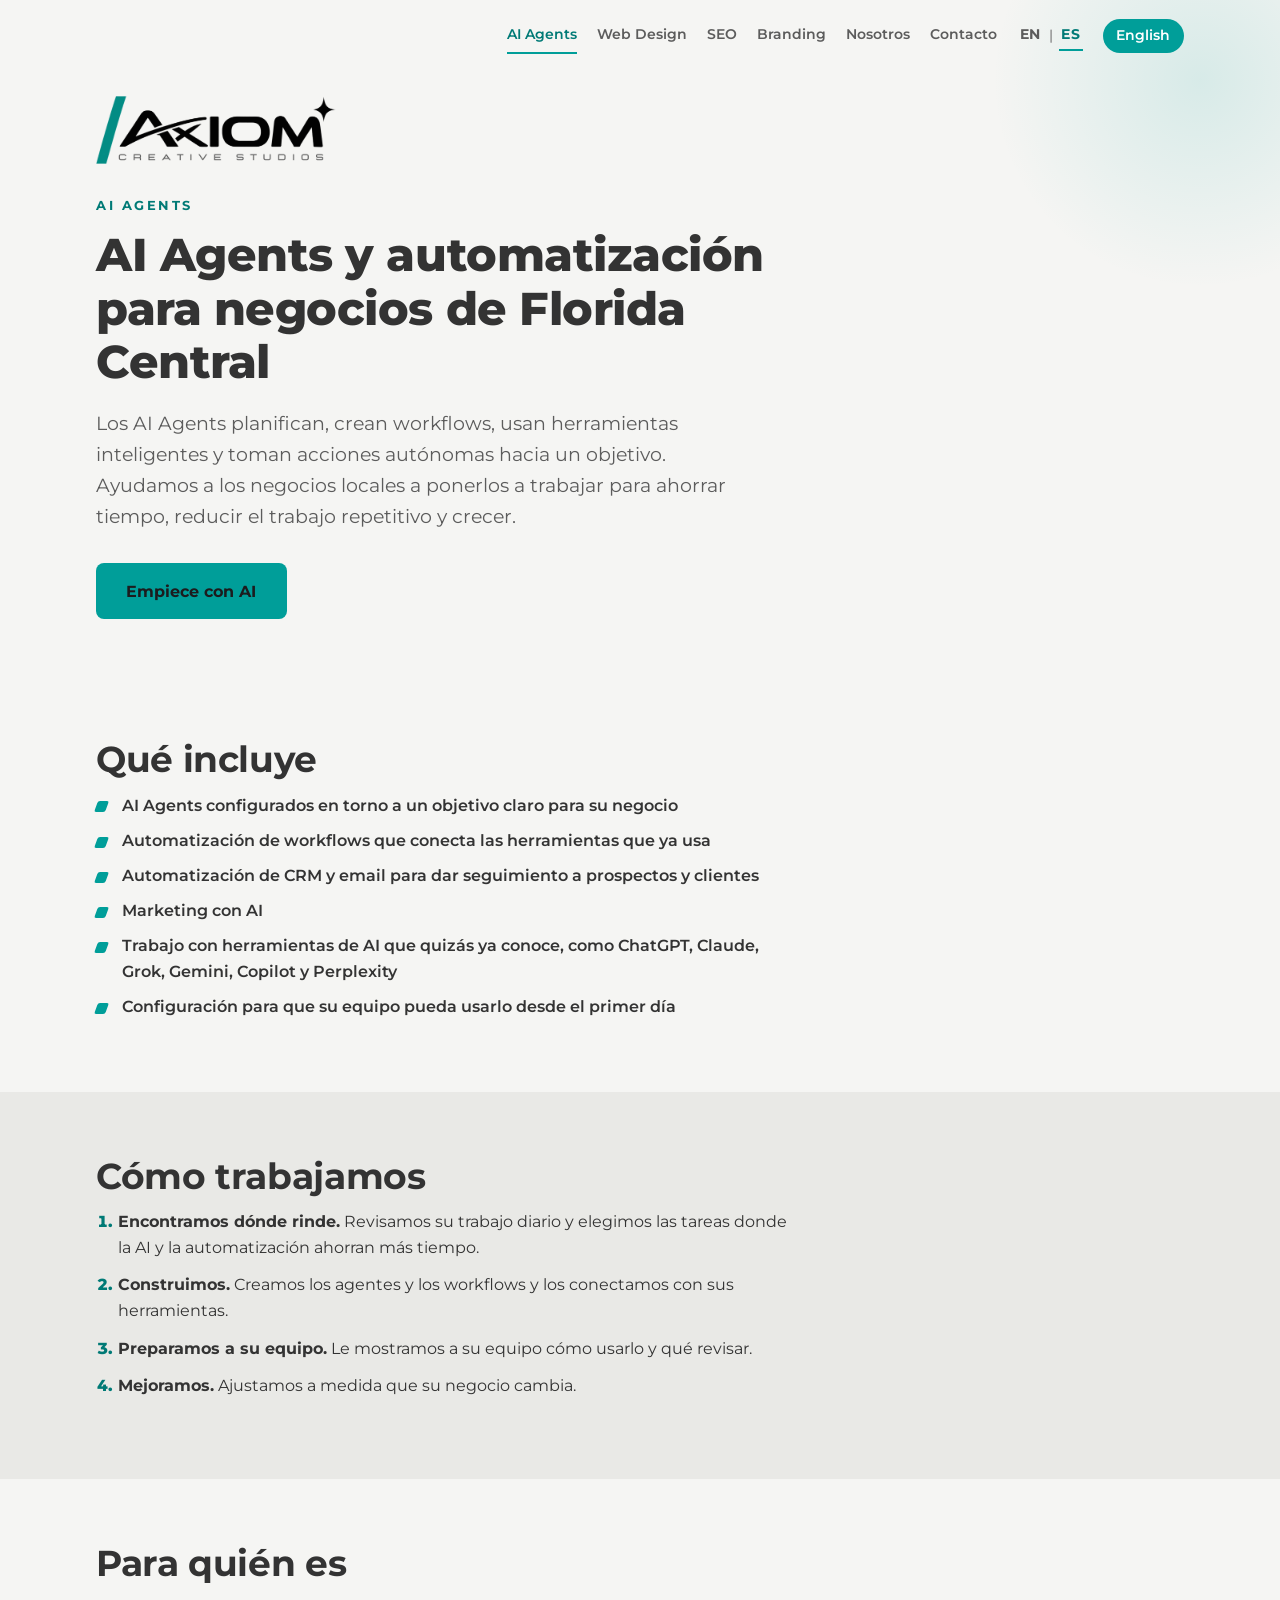
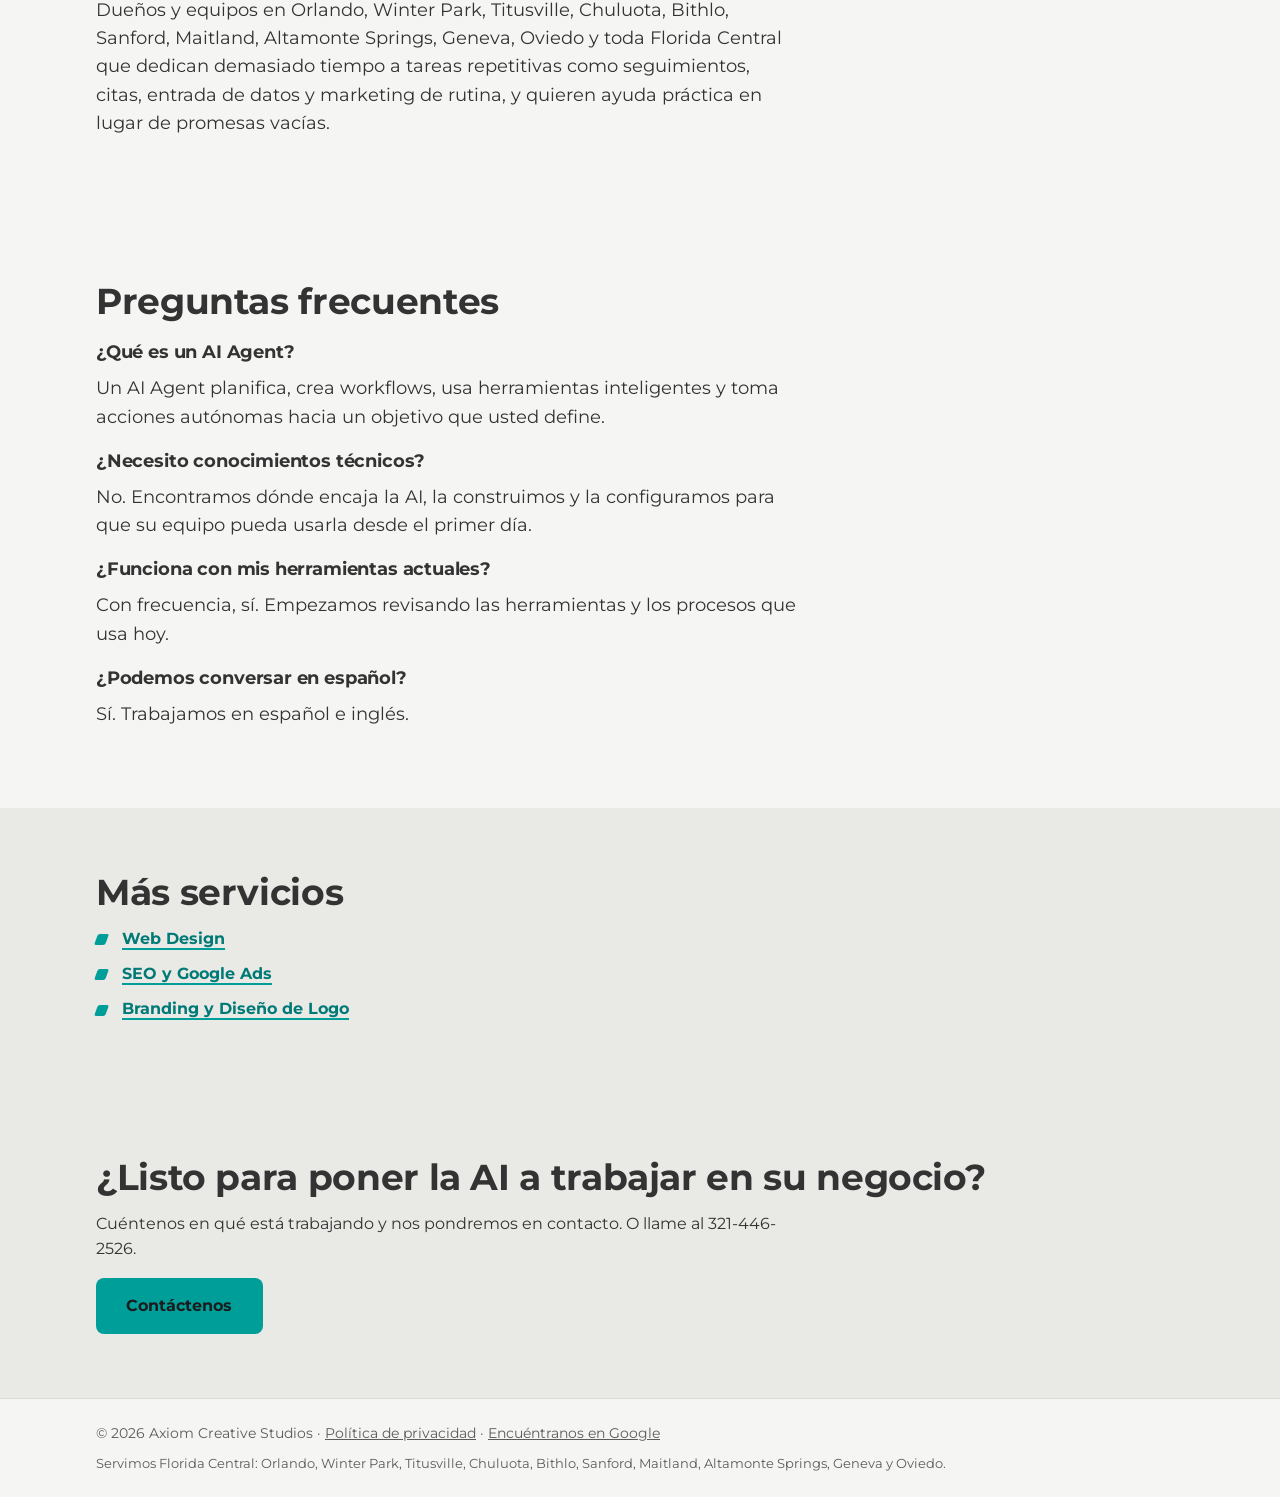
<file: es/ai-agents/index.html>
<!DOCTYPE html>
<html lang="es">
<head>
  <meta name="google-site-verification" content="9jqyWaBI-iNR7sB55jMZqFreVqy4OiHVI0_mML-vgHI" />
<meta charset="utf-8">
<meta name="viewport" content="width=device-width, initial-scale=1">
<title>AI Agents y Automatización | Orlando y Florida Central</title>
<meta name="description" content="AI Agents y automatización de workflows para negocios en Orlando y Florida Central. Agentes que planifican, usan herramientas y actúan hacia un objetivo.">
<meta name="theme-color" content="#F5F5F3">
<link rel="canonical" href="https://axiomcreativestudios.com/es/ai-agents/">
<link rel="alternate" hreflang="en" href="https://axiomcreativestudios.com/ai-agents/">
<link rel="alternate" hreflang="es" href="https://axiomcreativestudios.com/es/ai-agents/">
<link rel="alternate" hreflang="x-default" href="https://axiomcreativestudios.com/ai-agents/">
<link rel="icon" href="/favicon.ico" sizes="48x48">
<link rel="icon" type="image/png" sizes="64x64" href="/assets/favicon.png">
<link rel="apple-touch-icon" href="/assets/apple-touch-icon.png">
<meta property="og:type" content="website">
<meta property="og:title" content="AI Agents y Automatización | Orlando y Florida Central">
<meta property="og:description" content="AI Agents y automatización de workflows para negocios en Orlando y Florida Central. Agentes que planifican, usan herramientas y actúan hacia un objetivo.">
<meta property="og:url" content="https://axiomcreativestudios.com/es/ai-agents/">
<meta property="og:image" content="https://axiomcreativestudios.com/assets/og.png">
<meta property="og:site_name" content="Axiom Creative Studios">
<meta property="og:image:width" content="1200">
<meta property="og:image:height" content="630">
<meta property="og:image:alt" content="Axiom Creative Studios, agencia bilingüe de AI y marketing que atiende Orlando y Florida Central">
<meta property="og:locale" content="es_US">
<meta property="og:locale:alternate" content="en_US">
<meta name="twitter:card" content="summary_large_image">
<meta name="twitter:title" content="AI Agents y Automatización | Orlando y Florida Central">
<meta name="twitter:description" content="AI Agents y automatización de workflows para negocios en Orlando y Florida Central. Agentes que planifican, usan herramientas y actúan hacia un objetivo.">
<meta name="twitter:image" content="https://axiomcreativestudios.com/assets/og.png">
<meta name="twitter:image:alt" content="Axiom Creative Studios, agencia bilingüe de AI y marketing que atiende Orlando y Florida Central">
<link rel="preload" href="/assets/fonts/montserrat-latin-wght-normal.woff2" as="font" type="font/woff2" crossorigin>
<link rel="stylesheet" href="/style.css">
<script type="application/ld+json">
{"@context": "https://schema.org", "@type": "Service", "@id": "https://axiomcreativestudios.com/es/ai-agents/#service", "name": "AI Agents & Automation", "serviceType": "AI Agents & Automation", "description": "AI Agents, automatización de workflows, automatización de CRM y email, y marketing con AI para negocios locales en Orlando y Florida Central.", "url": "https://axiomcreativestudios.com/es/ai-agents/", "inLanguage": "es", "provider": {"@type": "ProfessionalService", "@id": "https://axiomcreativestudios.com/#organization", "name": "Axiom Creative Studios", "url": "https://axiomcreativestudios.com/"}, "areaServed": [{"@type": "AdministrativeArea", "name": "Central Florida"}, {"@type": "City", "name": "Orlando", "containedInPlace": {"@type": "State", "name": "Florida"}}, {"@type": "City", "name": "Winter Park", "containedInPlace": {"@type": "State", "name": "Florida"}}, {"@type": "City", "name": "Titusville", "containedInPlace": {"@type": "State", "name": "Florida"}}, {"@type": "City", "name": "Chuluota", "containedInPlace": {"@type": "State", "name": "Florida"}}, {"@type": "City", "name": "Bithlo", "containedInPlace": {"@type": "State", "name": "Florida"}}, {"@type": "City", "name": "Sanford", "containedInPlace": {"@type": "State", "name": "Florida"}}, {"@type": "City", "name": "Maitland", "containedInPlace": {"@type": "State", "name": "Florida"}}, {"@type": "City", "name": "Altamonte Springs", "containedInPlace": {"@type": "State", "name": "Florida"}}, {"@type": "City", "name": "Geneva", "containedInPlace": {"@type": "State", "name": "Florida"}}, {"@type": "City", "name": "Oviedo", "containedInPlace": {"@type": "State", "name": "Florida"}}], "availableLanguage": ["English", "Spanish"]}
</script>
<script type="application/ld+json">
{"@context": "https://schema.org", "@type": "FAQPage", "mainEntity": [{"@type": "Question", "name": "¿Qué es un AI Agent?", "acceptedAnswer": {"@type": "Answer", "text": "Un AI Agent planifica, crea workflows, usa herramientas inteligentes y toma acciones autónomas hacia un objetivo que usted define."}}, {"@type": "Question", "name": "¿Necesito conocimientos técnicos?", "acceptedAnswer": {"@type": "Answer", "text": "No. Encontramos dónde encaja la AI, la construimos y la configuramos para que su equipo pueda usarla desde el primer día."}}, {"@type": "Question", "name": "¿Funciona con mis herramientas actuales?", "acceptedAnswer": {"@type": "Answer", "text": "Con frecuencia, sí. Empezamos revisando las herramientas y los procesos que usa hoy."}}, {"@type": "Question", "name": "¿Podemos conversar en español?", "acceptedAnswer": {"@type": "Answer", "text": "Sí. Trabajamos en español e inglés."}}]}
</script>
<script type="application/ld+json">
{"@context": "https://schema.org", "@type": "BreadcrumbList", "itemListElement": [{"@type": "ListItem", "position": 1, "name": "Inicio", "item": "https://axiomcreativestudios.com/es/"}, {"@type": "ListItem", "position": 2, "name": "AI Agents", "item": "https://axiomcreativestudios.com/es/ai-agents/"}]}
</script>
</head>
<body>
<a class="skip" href="#main">Ir al contenido</a>

<header class="hero page-hero" id="top">
  <nav class="nav" aria-label="Principal">
    <a href="/es/ai-agents/" aria-current="page">AI Agents</a>
    <a href="/es/diseno-web/">Web Design</a>
    <a href="/es/seo/">SEO</a>
    <a href="/es/branding/">Branding</a>
    <a href="/es/#about">Nosotros</a>
    <a href="/es/#contact">Contacto</a>
    <div class="lang-switch" role="group" aria-label="Idioma">
      <a href="/ai-agents/" lang="en" hreflang="en">EN</a>
      <span class="lang-sep" aria-hidden="true">|</span>
      <a href="/es/ai-agents/" lang="es" hreflang="es" aria-current="page">ES</a>
    </div>
    <a class="nav-es" href="/ai-agents/" lang="en">English</a>
  </nav>
  <div class="wrap hero-inner page-hero-inner">
    <a href="/es/"><img class="hero-logo page-logo" src="/assets/logo.webp" width="1200" height="341" alt="Axiom Creative Studios"></a>
    <p class="eyebrow">AI Agents</p>
    <h1>AI Agents y automatización para negocios de Florida Central</h1>
    <p class="lead">Los AI Agents planifican, crean workflows, usan herramientas inteligentes y toman acciones autónomas hacia un objetivo. Ayudamos a los negocios locales a ponerlos a trabajar para ahorrar tiempo, reducir el trabajo repetitivo y crecer.</p>
    <p class="hero-cta">
      <a class="btn btn-primary" href="/es/#contact">Empiece con AI</a>
    </p>
  </div>
</header>

<main id="main">
<section class="about page-section"><div class="wrap narrow"><h2>Qué incluye</h2><ul class="feature-list"><li>AI Agents configurados en torno a un objetivo claro para su negocio</li><li>Automatización de workflows que conecta las herramientas que ya usa</li><li>Automatización de CRM y email para dar seguimiento a prospectos y clientes</li><li>Marketing con AI</li><li>Trabajo con herramientas de AI que quizás ya conoce, como ChatGPT, Claude, Grok, Gemini, Copilot y Perplexity</li><li>Configuración para que su equipo pueda usarlo desde el primer día</li></ul></div></section>
<section class="services page-section"><div class="wrap narrow"><h2>Cómo trabajamos</h2><ol class="steps"><li><strong>Encontramos dónde rinde.</strong> Revisamos su trabajo diario y elegimos las tareas donde la AI y la automatización ahorran más tiempo.</li><li><strong>Construimos.</strong> Creamos los agentes y los workflows y los conectamos con sus herramientas.</li><li><strong>Preparamos a su equipo.</strong> Le mostramos a su equipo cómo usarlo y qué revisar.</li><li><strong>Mejoramos.</strong> Ajustamos a medida que su negocio cambia.</li></ol></div></section>
<section class="about page-section"><div class="wrap narrow"><h2>Para quién es</h2><p>Dueños y equipos en Orlando, Winter Park, Titusville, Chuluota, Bithlo, Sanford, Maitland, Altamonte Springs, Geneva, Oviedo y toda Florida Central que dedican demasiado tiempo a tareas repetitivas como seguimientos, citas, entrada de datos y marketing de rutina, y quieren ayuda práctica en lugar de promesas vacías.</p></div></section>
<section class="about page-section"><div class="wrap narrow"><h2>Preguntas frecuentes</h2>
<h3>¿Qué es un AI Agent?</h3><p>Un AI Agent planifica, crea workflows, usa herramientas inteligentes y toma acciones autónomas hacia un objetivo que usted define.</p>
<h3>¿Necesito conocimientos técnicos?</h3><p>No. Encontramos dónde encaja la AI, la construimos y la configuramos para que su equipo pueda usarla desde el primer día.</p>
<h3>¿Funciona con mis herramientas actuales?</h3><p>Con frecuencia, sí. Empezamos revisando las herramientas y los procesos que usa hoy.</p>
<h3>¿Podemos conversar en español?</h3><p>Sí. Trabajamos en español e inglés.</p>
</div></section>
<section class="services page-section"><div class="wrap narrow"><h2>Más servicios</h2><ul class="feature-list"><li><a href="/es/diseno-web/">Web Design</a></li><li><a href="/es/seo/">SEO y Google Ads</a></li><li><a href="/es/branding/">Branding y Diseño de Logo</a></li></ul></div></section>
<section class="contact page-section" id="contact"><div class="wrap narrow"><h2>¿Listo para poner la AI a trabajar en su negocio?</h2>
<p>Cuéntenos en qué está trabajando y nos pondremos en contacto. O llame al 321-446-2526.</p>
<p class="hero-cta"><a class="btn btn-primary" href="/es/#contact">Contáctenos</a></p></div></section>
</main>

<footer class="footer">
  <div class="wrap">
    <p>&copy; 2026 Axiom Creative Studios &middot; <a href="/es/privacidad/">Política de privacidad</a> &middot; <a href="https://share.google/cW3puCI8cZ83HBCtJ" target="_blank" rel="noopener">Encuéntranos en Google</a></p>
    <p class="service-area">Servimos Florida Central: Orlando, Winter Park, Titusville, Chuluota, Bithlo, Sanford, Maitland, Altamonte Springs, Geneva y Oviedo.</p>
  </div>
</footer>
</body>
</html>
</file>
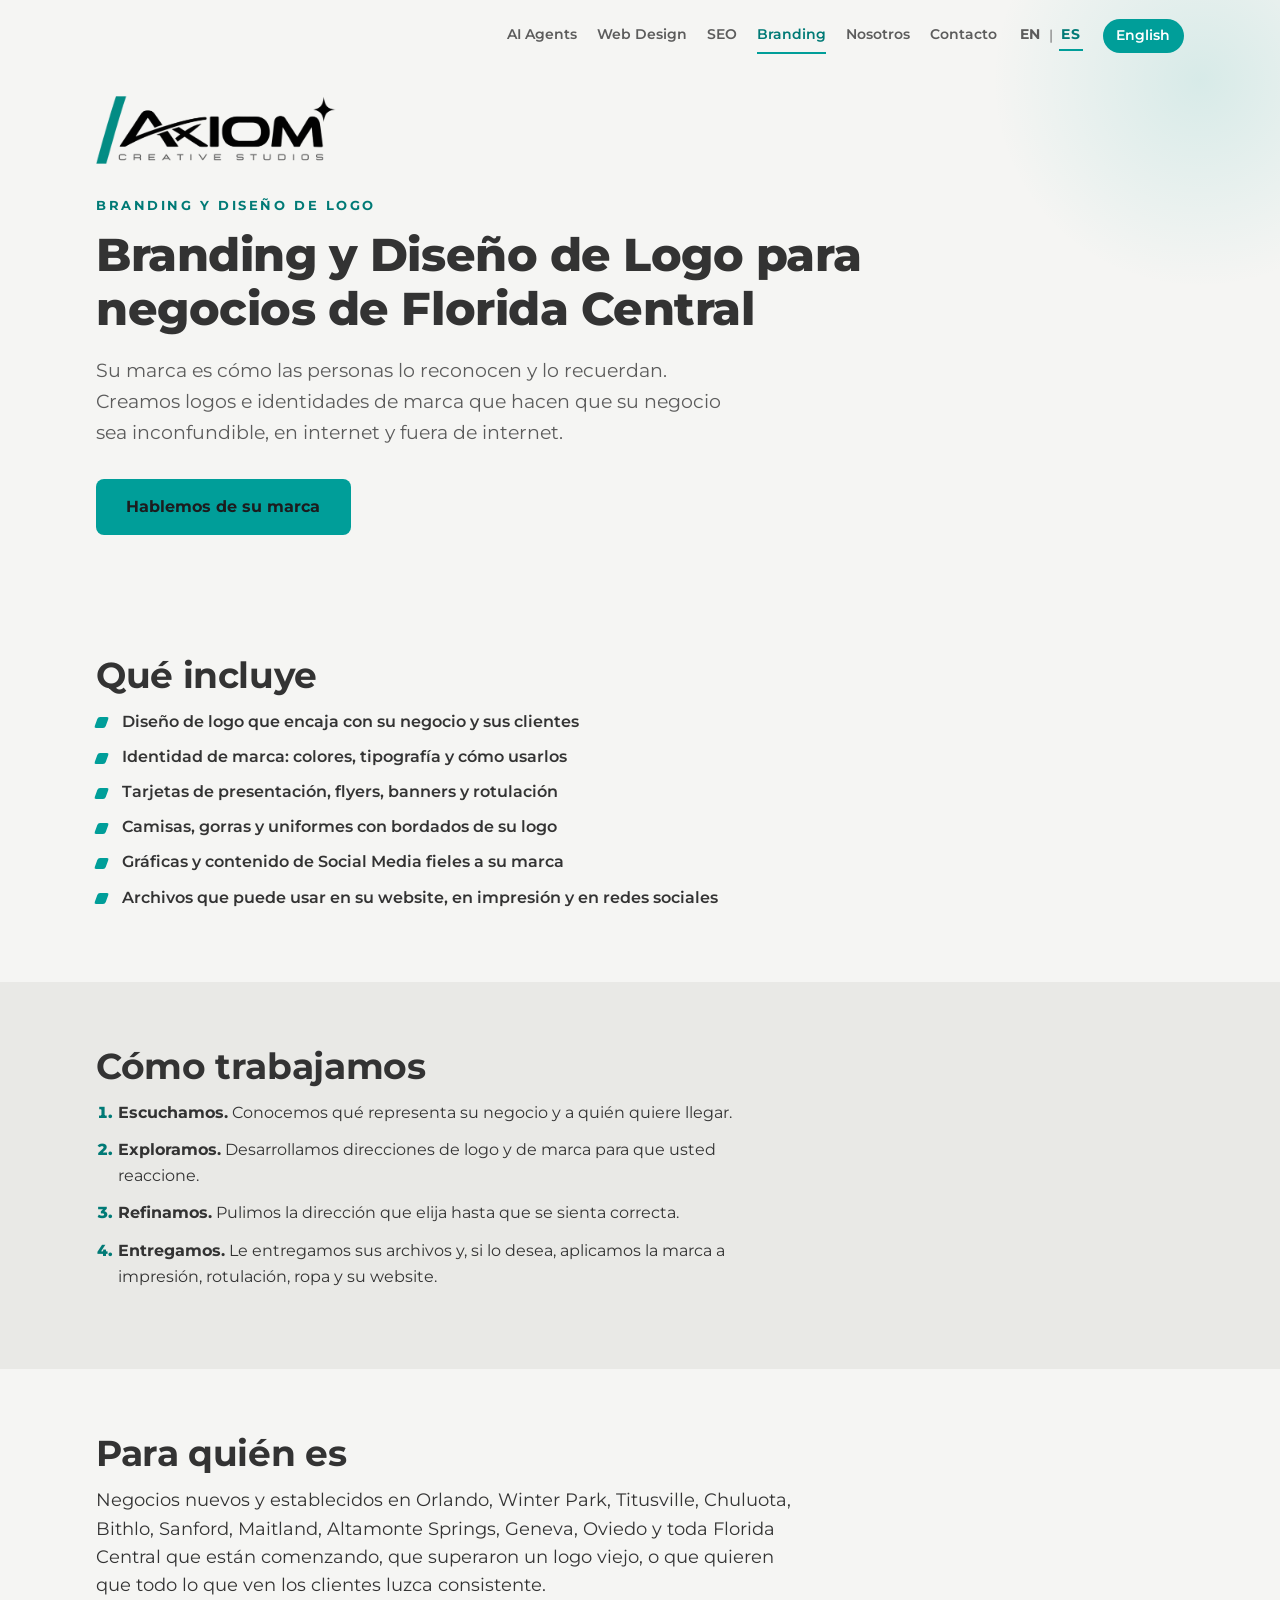
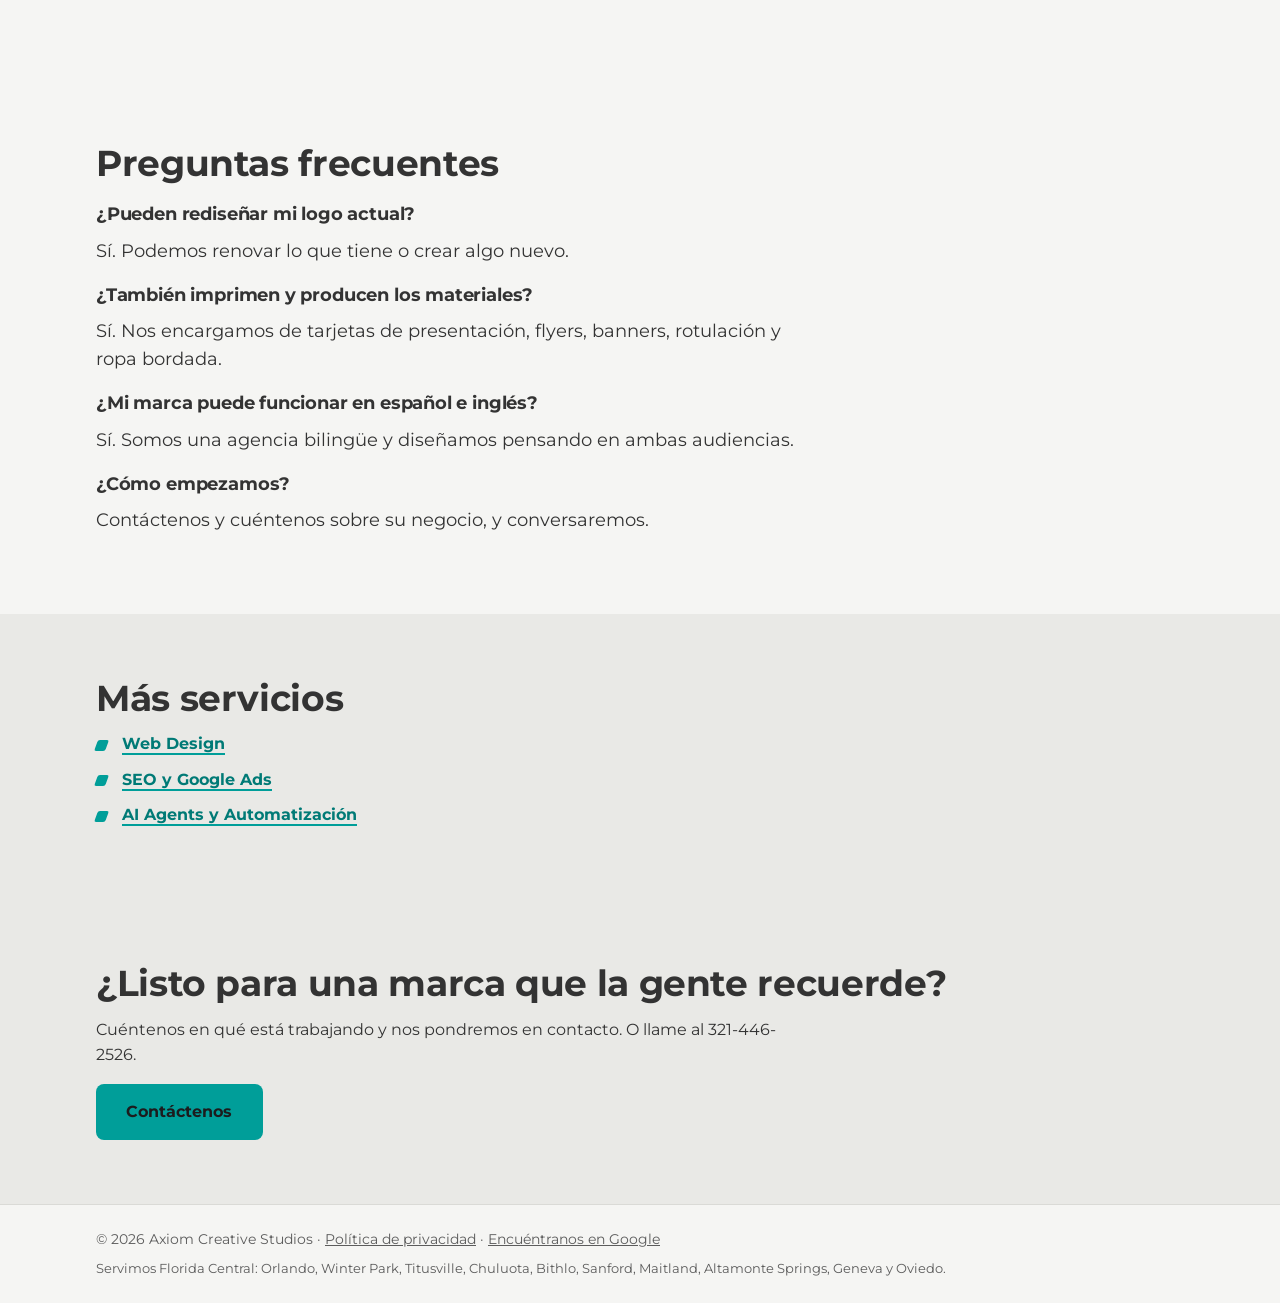
<file: es/branding/index.html>
<!DOCTYPE html>
<html lang="es">
<head>
  <meta name="google-site-verification" content="9jqyWaBI-iNR7sB55jMZqFreVqy4OiHVI0_mML-vgHI" />
<meta charset="utf-8">
<meta name="viewport" content="width=device-width, initial-scale=1">
<title>Branding y Diseño de Logo | Orlando y Florida Central</title>
<meta name="description" content="Diseño de logo e identidad de marca para negocios en Orlando y Florida Central. Branding bilingüe, impresión y rotulación.">
<meta name="theme-color" content="#F5F5F3">
<link rel="canonical" href="https://axiomcreativestudios.com/es/branding/">
<link rel="alternate" hreflang="en" href="https://axiomcreativestudios.com/branding/">
<link rel="alternate" hreflang="es" href="https://axiomcreativestudios.com/es/branding/">
<link rel="alternate" hreflang="x-default" href="https://axiomcreativestudios.com/branding/">
<link rel="icon" href="/favicon.ico" sizes="48x48">
<link rel="icon" type="image/png" sizes="64x64" href="/assets/favicon.png">
<link rel="apple-touch-icon" href="/assets/apple-touch-icon.png">
<meta property="og:type" content="website">
<meta property="og:title" content="Branding y Diseño de Logo | Orlando y Florida Central">
<meta property="og:description" content="Diseño de logo e identidad de marca para negocios en Orlando y Florida Central. Branding bilingüe, impresión y rotulación.">
<meta property="og:url" content="https://axiomcreativestudios.com/es/branding/">
<meta property="og:image" content="https://axiomcreativestudios.com/assets/og.png">
<meta property="og:site_name" content="Axiom Creative Studios">
<meta property="og:image:width" content="1200">
<meta property="og:image:height" content="630">
<meta property="og:image:alt" content="Axiom Creative Studios, agencia bilingüe de AI y marketing que atiende Orlando y Florida Central">
<meta property="og:locale" content="es_US">
<meta property="og:locale:alternate" content="en_US">
<meta name="twitter:card" content="summary_large_image">
<meta name="twitter:title" content="Branding y Diseño de Logo | Orlando y Florida Central">
<meta name="twitter:description" content="Diseño de logo e identidad de marca para negocios en Orlando y Florida Central. Branding bilingüe, impresión y rotulación.">
<meta name="twitter:image" content="https://axiomcreativestudios.com/assets/og.png">
<meta name="twitter:image:alt" content="Axiom Creative Studios, agencia bilingüe de AI y marketing que atiende Orlando y Florida Central">
<link rel="preload" href="/assets/fonts/montserrat-latin-wght-normal.woff2" as="font" type="font/woff2" crossorigin>
<link rel="stylesheet" href="/style.css">
<script type="application/ld+json">
{"@context": "https://schema.org", "@type": "Service", "@id": "https://axiomcreativestudios.com/es/branding/#service", "name": "Branding & Logo Design", "serviceType": "Branding & Logo Design", "description": "Diseño de logo, identidad de marca y materiales impresos para negocios locales en Orlando y Florida Central.", "url": "https://axiomcreativestudios.com/es/branding/", "inLanguage": "es", "provider": {"@type": "ProfessionalService", "@id": "https://axiomcreativestudios.com/#organization", "name": "Axiom Creative Studios", "url": "https://axiomcreativestudios.com/"}, "areaServed": [{"@type": "AdministrativeArea", "name": "Central Florida"}, {"@type": "City", "name": "Orlando", "containedInPlace": {"@type": "State", "name": "Florida"}}, {"@type": "City", "name": "Winter Park", "containedInPlace": {"@type": "State", "name": "Florida"}}, {"@type": "City", "name": "Titusville", "containedInPlace": {"@type": "State", "name": "Florida"}}, {"@type": "City", "name": "Chuluota", "containedInPlace": {"@type": "State", "name": "Florida"}}, {"@type": "City", "name": "Bithlo", "containedInPlace": {"@type": "State", "name": "Florida"}}, {"@type": "City", "name": "Sanford", "containedInPlace": {"@type": "State", "name": "Florida"}}, {"@type": "City", "name": "Maitland", "containedInPlace": {"@type": "State", "name": "Florida"}}, {"@type": "City", "name": "Altamonte Springs", "containedInPlace": {"@type": "State", "name": "Florida"}}, {"@type": "City", "name": "Geneva", "containedInPlace": {"@type": "State", "name": "Florida"}}, {"@type": "City", "name": "Oviedo", "containedInPlace": {"@type": "State", "name": "Florida"}}], "availableLanguage": ["English", "Spanish"]}
</script>
<script type="application/ld+json">
{"@context": "https://schema.org", "@type": "FAQPage", "mainEntity": [{"@type": "Question", "name": "¿Pueden rediseñar mi logo actual?", "acceptedAnswer": {"@type": "Answer", "text": "Sí. Podemos renovar lo que tiene o crear algo nuevo."}}, {"@type": "Question", "name": "¿También imprimen y producen los materiales?", "acceptedAnswer": {"@type": "Answer", "text": "Sí. Nos encargamos de tarjetas de presentación, flyers, banners, rotulación y ropa bordada."}}, {"@type": "Question", "name": "¿Mi marca puede funcionar en español e inglés?", "acceptedAnswer": {"@type": "Answer", "text": "Sí. Somos una agencia bilingüe y diseñamos pensando en ambas audiencias."}}, {"@type": "Question", "name": "¿Cómo empezamos?", "acceptedAnswer": {"@type": "Answer", "text": "Contáctenos y cuéntenos sobre su negocio, y conversaremos."}}]}
</script>
<script type="application/ld+json">
{"@context": "https://schema.org", "@type": "BreadcrumbList", "itemListElement": [{"@type": "ListItem", "position": 1, "name": "Inicio", "item": "https://axiomcreativestudios.com/es/"}, {"@type": "ListItem", "position": 2, "name": "Branding y Diseño de Logo", "item": "https://axiomcreativestudios.com/es/branding/"}]}
</script>
</head>
<body>
<a class="skip" href="#main">Ir al contenido</a>

<header class="hero page-hero" id="top">
  <nav class="nav" aria-label="Principal">
    <a href="/es/ai-agents/">AI Agents</a>
    <a href="/es/diseno-web/">Web Design</a>
    <a href="/es/seo/">SEO</a>
    <a href="/es/branding/" aria-current="page">Branding</a>
    <a href="/es/#about">Nosotros</a>
    <a href="/es/#contact">Contacto</a>
    <div class="lang-switch" role="group" aria-label="Idioma">
      <a href="/branding/" lang="en" hreflang="en">EN</a>
      <span class="lang-sep" aria-hidden="true">|</span>
      <a href="/es/branding/" lang="es" hreflang="es" aria-current="page">ES</a>
    </div>
    <a class="nav-es" href="/branding/" lang="en">English</a>
  </nav>
  <div class="wrap hero-inner page-hero-inner">
    <a href="/es/"><img class="hero-logo page-logo" src="/assets/logo.webp" width="1200" height="341" alt="Axiom Creative Studios"></a>
    <p class="eyebrow">Branding y Diseño de Logo</p>
    <h1>Branding y Diseño de Logo para negocios de Florida Central</h1>
    <p class="lead">Su marca es cómo las personas lo reconocen y lo recuerdan. Creamos logos e identidades de marca que hacen que su negocio sea inconfundible, en internet y fuera de internet.</p>
    <p class="hero-cta">
      <a class="btn btn-primary" href="/es/#contact">Hablemos de su marca</a>
    </p>
  </div>
</header>

<main id="main">
<section class="about page-section"><div class="wrap narrow"><h2>Qué incluye</h2><ul class="feature-list"><li>Diseño de logo que encaja con su negocio y sus clientes</li><li>Identidad de marca: colores, tipografía y cómo usarlos</li><li>Tarjetas de presentación, flyers, banners y rotulación</li><li>Camisas, gorras y uniformes con bordados de su logo</li><li>Gráficas y contenido de Social Media fieles a su marca</li><li>Archivos que puede usar en su website, en impresión y en redes sociales</li></ul></div></section>
<section class="services page-section"><div class="wrap narrow"><h2>Cómo trabajamos</h2><ol class="steps"><li><strong>Escuchamos.</strong> Conocemos qué representa su negocio y a quién quiere llegar.</li><li><strong>Exploramos.</strong> Desarrollamos direcciones de logo y de marca para que usted reaccione.</li><li><strong>Refinamos.</strong> Pulimos la dirección que elija hasta que se sienta correcta.</li><li><strong>Entregamos.</strong> Le entregamos sus archivos y, si lo desea, aplicamos la marca a impresión, rotulación, ropa y su website.</li></ol></div></section>
<section class="about page-section"><div class="wrap narrow"><h2>Para quién es</h2><p>Negocios nuevos y establecidos en Orlando, Winter Park, Titusville, Chuluota, Bithlo, Sanford, Maitland, Altamonte Springs, Geneva, Oviedo y toda Florida Central que están comenzando, que superaron un logo viejo, o que quieren que todo lo que ven los clientes luzca consistente.</p></div></section>
<section class="about page-section"><div class="wrap narrow"><h2>Preguntas frecuentes</h2>
<h3>¿Pueden rediseñar mi logo actual?</h3><p>Sí. Podemos renovar lo que tiene o crear algo nuevo.</p>
<h3>¿También imprimen y producen los materiales?</h3><p>Sí. Nos encargamos de tarjetas de presentación, flyers, banners, rotulación y ropa bordada.</p>
<h3>¿Mi marca puede funcionar en español e inglés?</h3><p>Sí. Somos una agencia bilingüe y diseñamos pensando en ambas audiencias.</p>
<h3>¿Cómo empezamos?</h3><p>Contáctenos y cuéntenos sobre su negocio, y conversaremos.</p>
</div></section>
<section class="services page-section"><div class="wrap narrow"><h2>Más servicios</h2><ul class="feature-list"><li><a href="/es/diseno-web/">Web Design</a></li><li><a href="/es/seo/">SEO y Google Ads</a></li><li><a href="/es/ai-agents/">AI Agents y Automatización</a></li></ul></div></section>
<section class="contact page-section" id="contact"><div class="wrap narrow"><h2>¿Listo para una marca que la gente recuerde?</h2>
<p>Cuéntenos en qué está trabajando y nos pondremos en contacto. O llame al 321-446-2526.</p>
<p class="hero-cta"><a class="btn btn-primary" href="/es/#contact">Contáctenos</a></p></div></section>
</main>

<footer class="footer">
  <div class="wrap">
    <p>&copy; 2026 Axiom Creative Studios &middot; <a href="/es/privacidad/">Política de privacidad</a> &middot; <a href="https://share.google/cW3puCI8cZ83HBCtJ" target="_blank" rel="noopener">Encuéntranos en Google</a></p>
    <p class="service-area">Servimos Florida Central: Orlando, Winter Park, Titusville, Chuluota, Bithlo, Sanford, Maitland, Altamonte Springs, Geneva y Oviedo.</p>
  </div>
</footer>
</body>
</html>
</file>
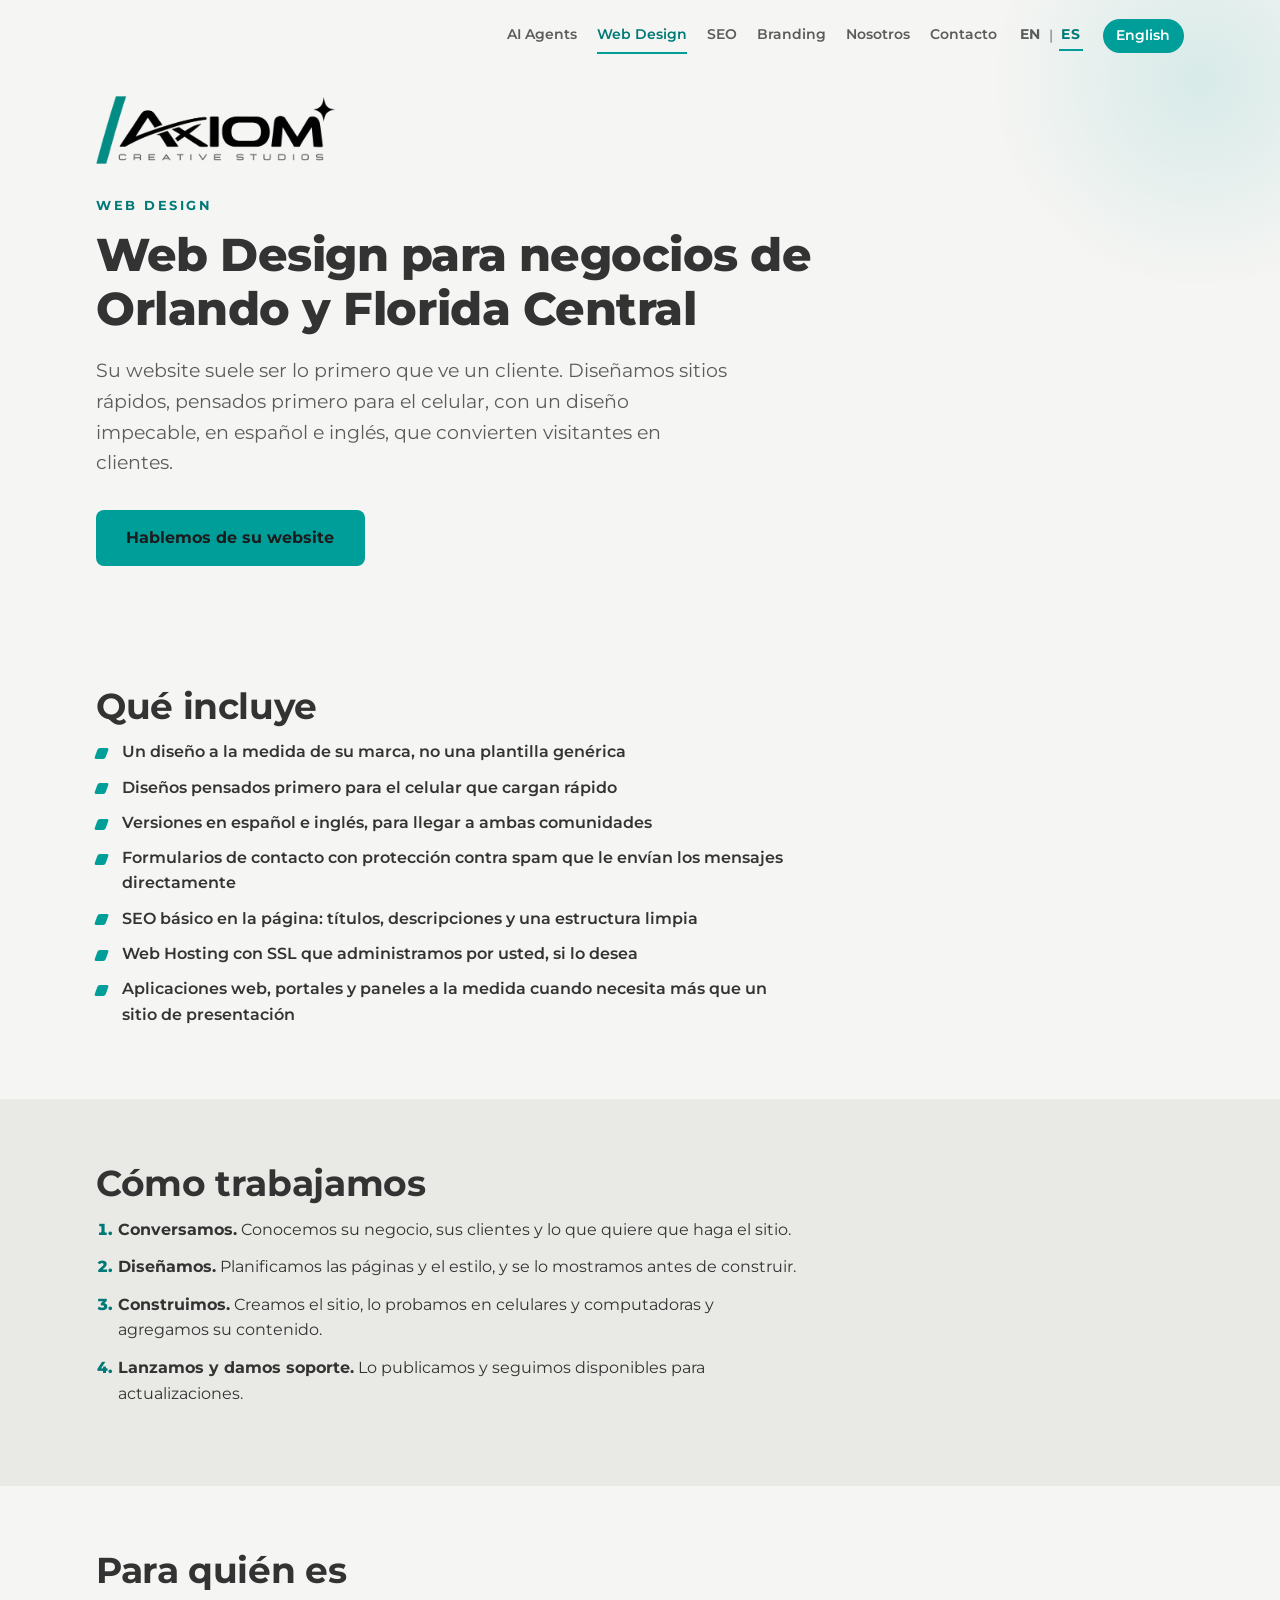
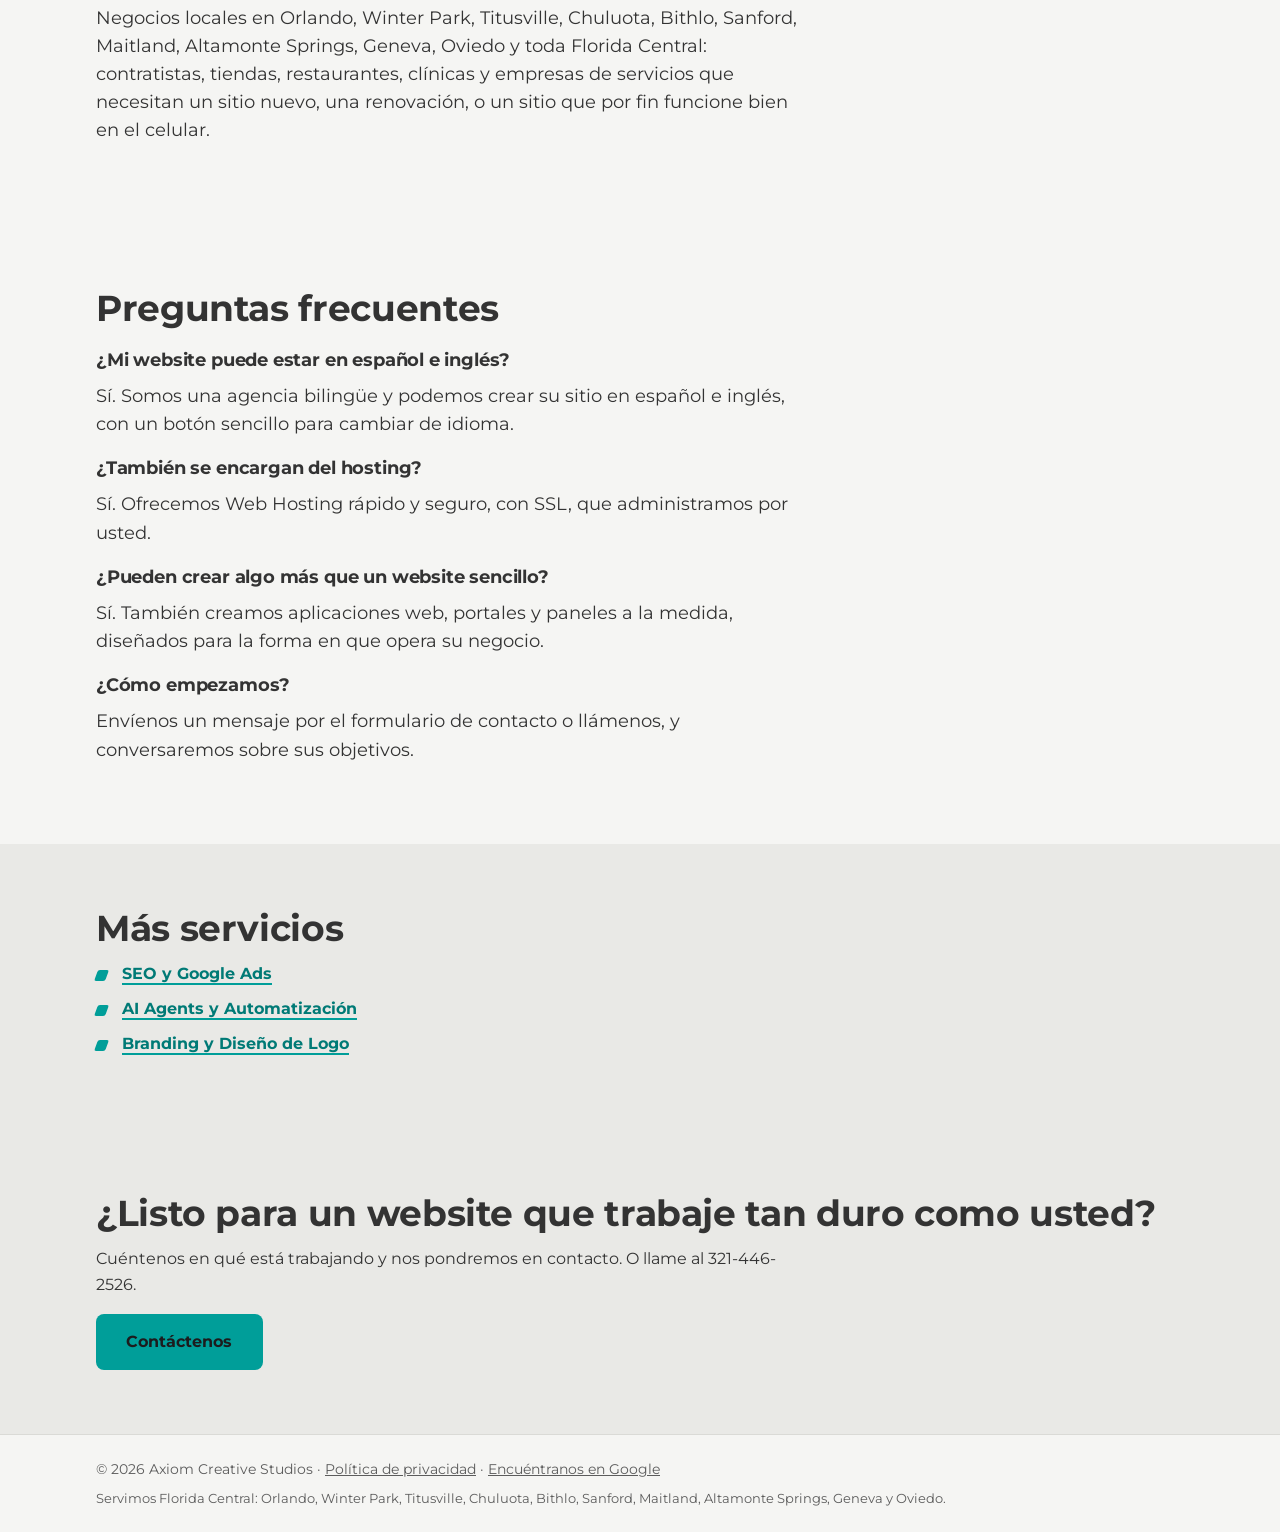
<file: es/diseno-web/index.html>
<!DOCTYPE html>
<html lang="es">
<head>
  <meta name="google-site-verification" content="9jqyWaBI-iNR7sB55jMZqFreVqy4OiHVI0_mML-vgHI" />
<meta charset="utf-8">
<meta name="viewport" content="width=device-width, initial-scale=1">
<title>Web Design | Orlando y Florida Central</title>
<meta name="description" content="Web Design rápido y pensado para el celular, para negocios en Orlando y Florida Central. Websites bilingües ES/EN, hosting y web apps a la medida.">
<meta name="theme-color" content="#F5F5F3">
<link rel="canonical" href="https://axiomcreativestudios.com/es/diseno-web/">
<link rel="alternate" hreflang="en" href="https://axiomcreativestudios.com/web-design/">
<link rel="alternate" hreflang="es" href="https://axiomcreativestudios.com/es/diseno-web/">
<link rel="alternate" hreflang="x-default" href="https://axiomcreativestudios.com/web-design/">
<link rel="icon" href="/favicon.ico" sizes="48x48">
<link rel="icon" type="image/png" sizes="64x64" href="/assets/favicon.png">
<link rel="apple-touch-icon" href="/assets/apple-touch-icon.png">
<meta property="og:type" content="website">
<meta property="og:title" content="Web Design | Orlando y Florida Central">
<meta property="og:description" content="Web Design rápido y pensado para el celular, para negocios en Orlando y Florida Central. Websites bilingües ES/EN, hosting y web apps a la medida.">
<meta property="og:url" content="https://axiomcreativestudios.com/es/diseno-web/">
<meta property="og:image" content="https://axiomcreativestudios.com/assets/og.png">
<meta property="og:site_name" content="Axiom Creative Studios">
<meta property="og:image:width" content="1200">
<meta property="og:image:height" content="630">
<meta property="og:image:alt" content="Axiom Creative Studios, agencia bilingüe de AI y marketing que atiende Orlando y Florida Central">
<meta property="og:locale" content="es_US">
<meta property="og:locale:alternate" content="en_US">
<meta name="twitter:card" content="summary_large_image">
<meta name="twitter:title" content="Web Design | Orlando y Florida Central">
<meta name="twitter:description" content="Web Design rápido y pensado para el celular, para negocios en Orlando y Florida Central. Websites bilingües ES/EN, hosting y web apps a la medida.">
<meta name="twitter:image" content="https://axiomcreativestudios.com/assets/og.png">
<meta name="twitter:image:alt" content="Axiom Creative Studios, agencia bilingüe de AI y marketing que atiende Orlando y Florida Central">
<link rel="preload" href="/assets/fonts/montserrat-latin-wght-normal.woff2" as="font" type="font/woff2" crossorigin>
<link rel="stylesheet" href="/style.css">
<script type="application/ld+json">
{"@context": "https://schema.org", "@type": "Service", "@id": "https://axiomcreativestudios.com/es/diseno-web/#service", "name": "Web Design", "serviceType": "Web Design", "description": "Web Design rápido, bilingüe y pensado primero para el celular, además de hosting y aplicaciones web a la medida para negocios locales en Orlando y Florida Central.", "url": "https://axiomcreativestudios.com/es/diseno-web/", "inLanguage": "es", "provider": {"@type": "ProfessionalService", "@id": "https://axiomcreativestudios.com/#organization", "name": "Axiom Creative Studios", "url": "https://axiomcreativestudios.com/"}, "areaServed": [{"@type": "AdministrativeArea", "name": "Central Florida"}, {"@type": "City", "name": "Orlando", "containedInPlace": {"@type": "State", "name": "Florida"}}, {"@type": "City", "name": "Winter Park", "containedInPlace": {"@type": "State", "name": "Florida"}}, {"@type": "City", "name": "Titusville", "containedInPlace": {"@type": "State", "name": "Florida"}}, {"@type": "City", "name": "Chuluota", "containedInPlace": {"@type": "State", "name": "Florida"}}, {"@type": "City", "name": "Bithlo", "containedInPlace": {"@type": "State", "name": "Florida"}}, {"@type": "City", "name": "Sanford", "containedInPlace": {"@type": "State", "name": "Florida"}}, {"@type": "City", "name": "Maitland", "containedInPlace": {"@type": "State", "name": "Florida"}}, {"@type": "City", "name": "Altamonte Springs", "containedInPlace": {"@type": "State", "name": "Florida"}}, {"@type": "City", "name": "Geneva", "containedInPlace": {"@type": "State", "name": "Florida"}}, {"@type": "City", "name": "Oviedo", "containedInPlace": {"@type": "State", "name": "Florida"}}], "availableLanguage": ["English", "Spanish"]}
</script>
<script type="application/ld+json">
{"@context": "https://schema.org", "@type": "FAQPage", "mainEntity": [{"@type": "Question", "name": "¿Mi website puede estar en español e inglés?", "acceptedAnswer": {"@type": "Answer", "text": "Sí. Somos una agencia bilingüe y podemos crear su sitio en español e inglés, con un botón sencillo para cambiar de idioma."}}, {"@type": "Question", "name": "¿También se encargan del hosting?", "acceptedAnswer": {"@type": "Answer", "text": "Sí. Ofrecemos Web Hosting rápido y seguro, con SSL, que administramos por usted."}}, {"@type": "Question", "name": "¿Pueden crear algo más que un website sencillo?", "acceptedAnswer": {"@type": "Answer", "text": "Sí. También creamos aplicaciones web, portales y paneles a la medida, diseñados para la forma en que opera su negocio."}}, {"@type": "Question", "name": "¿Cómo empezamos?", "acceptedAnswer": {"@type": "Answer", "text": "Envíenos un mensaje por el formulario de contacto o llámenos, y conversaremos sobre sus objetivos."}}]}
</script>
<script type="application/ld+json">
{"@context": "https://schema.org", "@type": "BreadcrumbList", "itemListElement": [{"@type": "ListItem", "position": 1, "name": "Inicio", "item": "https://axiomcreativestudios.com/es/"}, {"@type": "ListItem", "position": 2, "name": "Web Design", "item": "https://axiomcreativestudios.com/es/diseno-web/"}]}
</script>
</head>
<body>
<a class="skip" href="#main">Ir al contenido</a>

<header class="hero page-hero" id="top">
  <nav class="nav" aria-label="Principal">
    <a href="/es/ai-agents/">AI Agents</a>
    <a href="/es/diseno-web/" aria-current="page">Web Design</a>
    <a href="/es/seo/">SEO</a>
    <a href="/es/branding/">Branding</a>
    <a href="/es/#about">Nosotros</a>
    <a href="/es/#contact">Contacto</a>
    <div class="lang-switch" role="group" aria-label="Idioma">
      <a href="/web-design/" lang="en" hreflang="en">EN</a>
      <span class="lang-sep" aria-hidden="true">|</span>
      <a href="/es/diseno-web/" lang="es" hreflang="es" aria-current="page">ES</a>
    </div>
    <a class="nav-es" href="/web-design/" lang="en">English</a>
  </nav>
  <div class="wrap hero-inner page-hero-inner">
    <a href="/es/"><img class="hero-logo page-logo" src="/assets/logo.webp" width="1200" height="341" alt="Axiom Creative Studios"></a>
    <p class="eyebrow">Web Design</p>
    <h1>Web Design para negocios de Orlando y Florida Central</h1>
    <p class="lead">Su website suele ser lo primero que ve un cliente. Diseñamos sitios rápidos, pensados primero para el celular, con un diseño impecable, en español e inglés, que convierten visitantes en clientes.</p>
    <p class="hero-cta">
      <a class="btn btn-primary" href="/es/#contact">Hablemos de su website</a>
    </p>
  </div>
</header>

<main id="main">
<section class="about page-section"><div class="wrap narrow"><h2>Qué incluye</h2><ul class="feature-list"><li>Un diseño a la medida de su marca, no una plantilla genérica</li><li>Diseños pensados primero para el celular que cargan rápido</li><li>Versiones en español e inglés, para llegar a ambas comunidades</li><li>Formularios de contacto con protección contra spam que le envían los mensajes directamente</li><li>SEO básico en la página: títulos, descripciones y una estructura limpia</li><li>Web Hosting con SSL que administramos por usted, si lo desea</li><li>Aplicaciones web, portales y paneles a la medida cuando necesita más que un sitio de presentación</li></ul></div></section>
<section class="services page-section"><div class="wrap narrow"><h2>Cómo trabajamos</h2><ol class="steps"><li><strong>Conversamos.</strong> Conocemos su negocio, sus clientes y lo que quiere que haga el sitio.</li><li><strong>Diseñamos.</strong> Planificamos las páginas y el estilo, y se lo mostramos antes de construir.</li><li><strong>Construimos.</strong> Creamos el sitio, lo probamos en celulares y computadoras y agregamos su contenido.</li><li><strong>Lanzamos y damos soporte.</strong> Lo publicamos y seguimos disponibles para actualizaciones.</li></ol></div></section>
<section class="about page-section"><div class="wrap narrow"><h2>Para quién es</h2><p>Negocios locales en Orlando, Winter Park, Titusville, Chuluota, Bithlo, Sanford, Maitland, Altamonte Springs, Geneva, Oviedo y toda Florida Central: contratistas, tiendas, restaurantes, clínicas y empresas de servicios que necesitan un sitio nuevo, una renovación, o un sitio que por fin funcione bien en el celular.</p></div></section>
<section class="about page-section"><div class="wrap narrow"><h2>Preguntas frecuentes</h2>
<h3>¿Mi website puede estar en español e inglés?</h3><p>Sí. Somos una agencia bilingüe y podemos crear su sitio en español e inglés, con un botón sencillo para cambiar de idioma.</p>
<h3>¿También se encargan del hosting?</h3><p>Sí. Ofrecemos Web Hosting rápido y seguro, con SSL, que administramos por usted.</p>
<h3>¿Pueden crear algo más que un website sencillo?</h3><p>Sí. También creamos aplicaciones web, portales y paneles a la medida, diseñados para la forma en que opera su negocio.</p>
<h3>¿Cómo empezamos?</h3><p>Envíenos un mensaje por el formulario de contacto o llámenos, y conversaremos sobre sus objetivos.</p>
</div></section>
<section class="services page-section"><div class="wrap narrow"><h2>Más servicios</h2><ul class="feature-list"><li><a href="/es/seo/">SEO y Google Ads</a></li><li><a href="/es/ai-agents/">AI Agents y Automatización</a></li><li><a href="/es/branding/">Branding y Diseño de Logo</a></li></ul></div></section>
<section class="contact page-section" id="contact"><div class="wrap narrow"><h2>¿Listo para un website que trabaje tan duro como usted?</h2>
<p>Cuéntenos en qué está trabajando y nos pondremos en contacto. O llame al 321-446-2526.</p>
<p class="hero-cta"><a class="btn btn-primary" href="/es/#contact">Contáctenos</a></p></div></section>
</main>

<footer class="footer">
  <div class="wrap">
    <p>&copy; 2026 Axiom Creative Studios &middot; <a href="/es/privacidad/">Política de privacidad</a> &middot; <a href="https://share.google/cW3puCI8cZ83HBCtJ" target="_blank" rel="noopener">Encuéntranos en Google</a></p>
    <p class="service-area">Servimos Florida Central: Orlando, Winter Park, Titusville, Chuluota, Bithlo, Sanford, Maitland, Altamonte Springs, Geneva y Oviedo.</p>
  </div>
</footer>
</body>
</html>
</file>
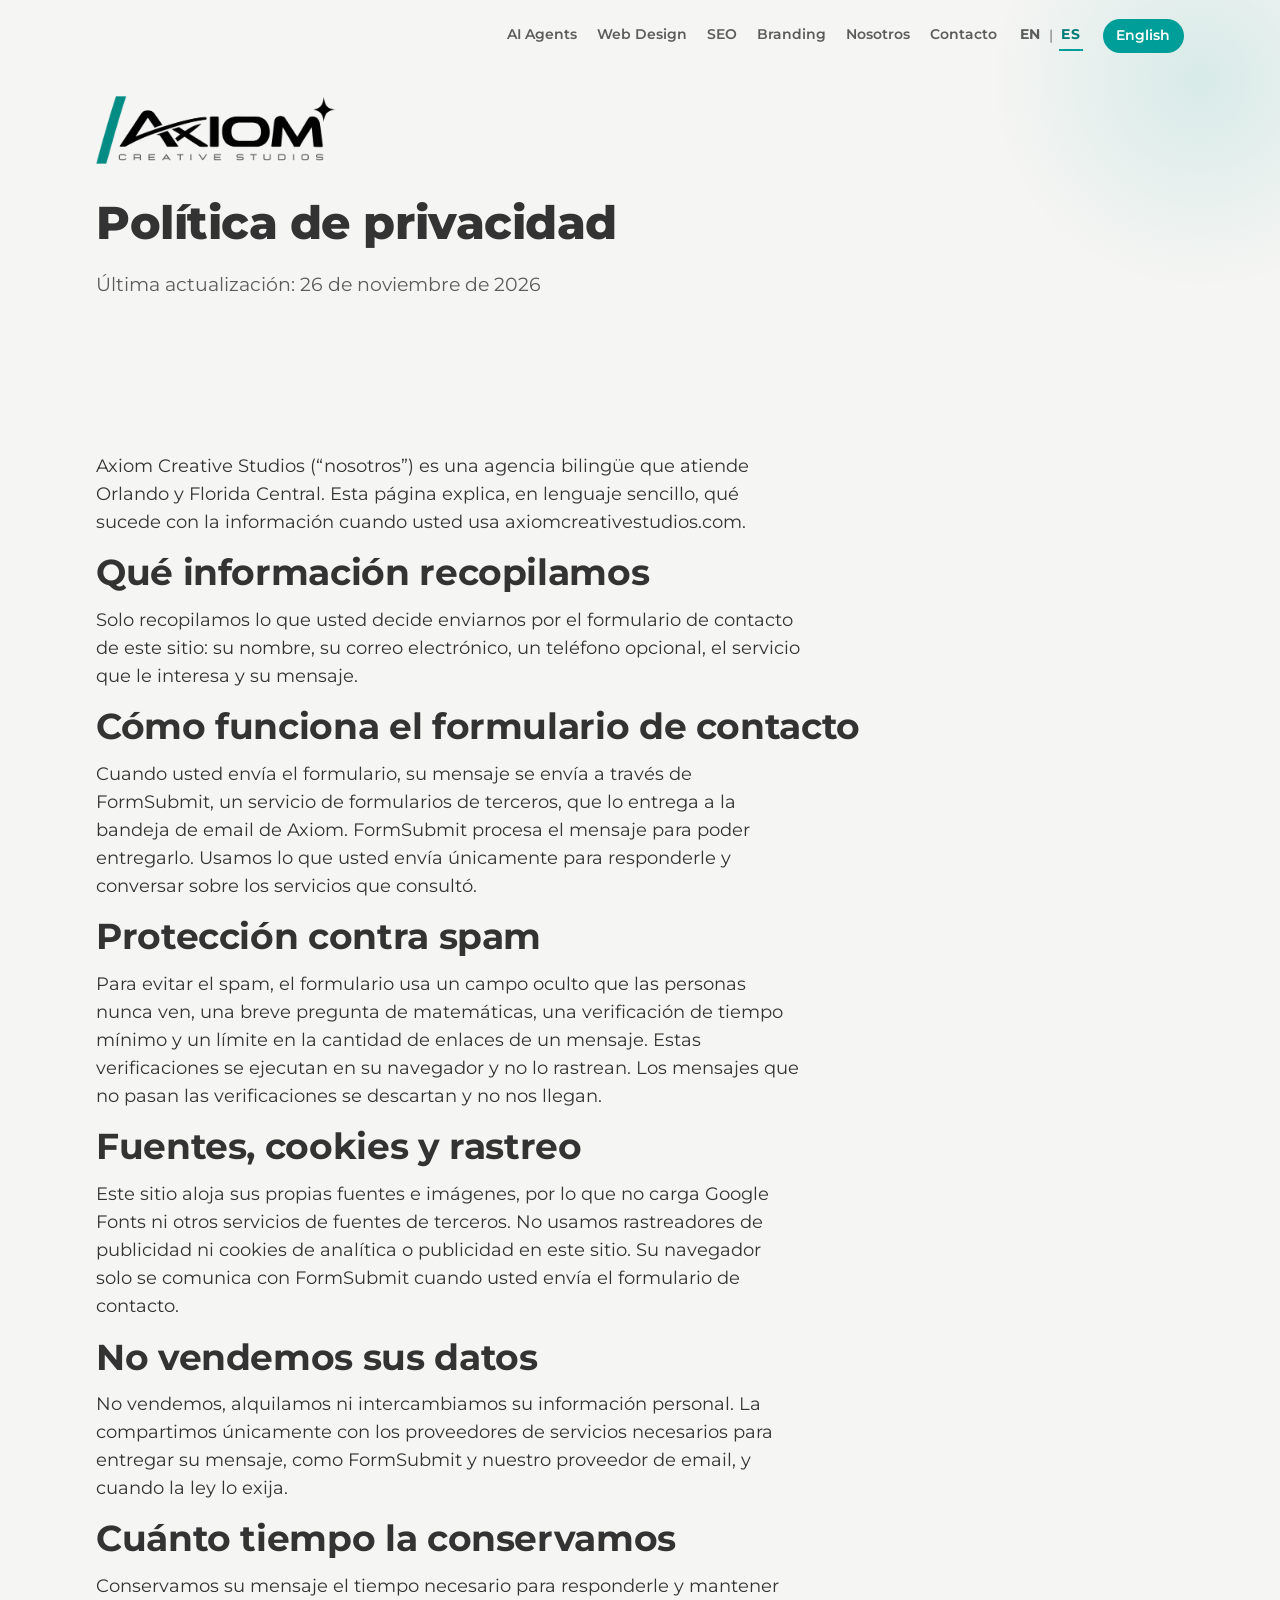
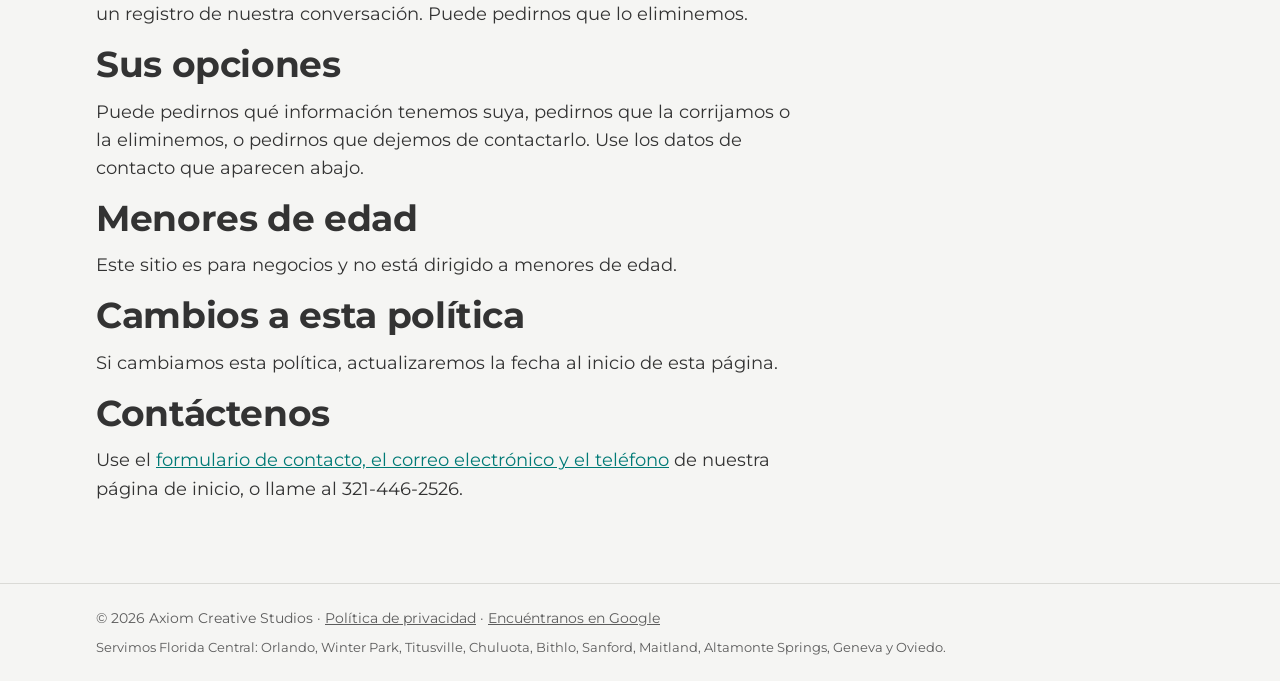
<file: es/privacidad/index.html>
<!DOCTYPE html>
<html lang="es">
<head>
  <meta name="google-site-verification" content="9jqyWaBI-iNR7sB55jMZqFreVqy4OiHVI0_mML-vgHI" />
<meta charset="utf-8">
<meta name="viewport" content="width=device-width, initial-scale=1">
<title>Política de privacidad | Axiom Creative Studios</title>
<meta name="description" content="Cómo Axiom Creative Studios maneja la información que usted envía por el formulario de contacto de nuestro website. Política de privacidad en lenguaje sencillo.">
<meta name="theme-color" content="#F5F5F3">
<link rel="canonical" href="https://axiomcreativestudios.com/es/privacidad/">
<link rel="alternate" hreflang="en" href="https://axiomcreativestudios.com/privacy/">
<link rel="alternate" hreflang="es" href="https://axiomcreativestudios.com/es/privacidad/">
<link rel="alternate" hreflang="x-default" href="https://axiomcreativestudios.com/privacy/">
<link rel="icon" href="/favicon.ico" sizes="48x48">
<link rel="icon" type="image/png" sizes="64x64" href="/assets/favicon.png">
<link rel="apple-touch-icon" href="/assets/apple-touch-icon.png">
<meta property="og:type" content="website">
<meta property="og:title" content="Política de privacidad | Axiom Creative Studios">
<meta property="og:description" content="Cómo Axiom Creative Studios maneja la información que usted envía por el formulario de contacto de nuestro website. Política de privacidad en lenguaje sencillo.">
<meta property="og:url" content="https://axiomcreativestudios.com/es/privacidad/">
<meta property="og:image" content="https://axiomcreativestudios.com/assets/og.png">
<meta property="og:site_name" content="Axiom Creative Studios">
<meta property="og:image:width" content="1200">
<meta property="og:image:height" content="630">
<meta property="og:image:alt" content="Axiom Creative Studios, agencia bilingüe de AI y marketing que atiende Orlando y Florida Central">
<meta property="og:locale" content="es_US">
<meta property="og:locale:alternate" content="en_US">
<meta name="twitter:card" content="summary_large_image">
<meta name="twitter:title" content="Política de privacidad | Axiom Creative Studios">
<meta name="twitter:description" content="Cómo Axiom Creative Studios maneja la información que usted envía por el formulario de contacto de nuestro website. Política de privacidad en lenguaje sencillo.">
<meta name="twitter:image" content="https://axiomcreativestudios.com/assets/og.png">
<meta name="twitter:image:alt" content="Axiom Creative Studios, agencia bilingüe de AI y marketing que atiende Orlando y Florida Central">
<link rel="preload" href="/assets/fonts/montserrat-latin-wght-normal.woff2" as="font" type="font/woff2" crossorigin>
<link rel="stylesheet" href="/style.css">
</head>
<body>
<a class="skip" href="#main">Ir al contenido</a>

<header class="hero page-hero" id="top">
  <nav class="nav" aria-label="Principal">
    <a href="/es/ai-agents/">AI Agents</a>
    <a href="/es/diseno-web/">Web Design</a>
    <a href="/es/seo/">SEO</a>
    <a href="/es/branding/">Branding</a>
    <a href="/es/#about">Nosotros</a>
    <a href="/es/#contact">Contacto</a>
    <div class="lang-switch" role="group" aria-label="Idioma">
      <a href="/privacy/" lang="en" hreflang="en">EN</a>
      <span class="lang-sep" aria-hidden="true">|</span>
      <a href="/es/privacidad/" lang="es" hreflang="es" aria-current="page">ES</a>
    </div>
    <a class="nav-es" href="/privacy/" lang="en">English</a>
  </nav>
  <div class="wrap hero-inner page-hero-inner">
    <a href="/es/"><img class="hero-logo page-logo" src="/assets/logo.webp" width="1200" height="341" alt="Axiom Creative Studios"></a>
    <h1>Política de privacidad</h1>
    <p class="lead">Última actualización: 26 de noviembre de 2026</p>
  </div>
</header>
<main id="main"><section class="about page-section"><div class="wrap narrow">
<p>Axiom Creative Studios (&ldquo;nosotros&rdquo;) es una agencia bilingüe que atiende Orlando y Florida Central. Esta página explica, en lenguaje sencillo, qué sucede con la información cuando usted usa axiomcreativestudios.com.</p>
<h2>Qué información recopilamos</h2>
<p>Solo recopilamos lo que usted decide enviarnos por el formulario de contacto de este sitio: su nombre, su correo electrónico, un teléfono opcional, el servicio que le interesa y su mensaje.</p>
<h2>Cómo funciona el formulario de contacto</h2>
<p>Cuando usted envía el formulario, su mensaje se envía a través de FormSubmit, un servicio de formularios de terceros, que lo entrega a la bandeja de email de Axiom. FormSubmit procesa el mensaje para poder entregarlo. Usamos lo que usted envía únicamente para responderle y conversar sobre los servicios que consultó.</p>
<h2>Protección contra spam</h2>
<p>Para evitar el spam, el formulario usa un campo oculto que las personas nunca ven, una breve pregunta de matemáticas, una verificación de tiempo mínimo y un límite en la cantidad de enlaces de un mensaje. Estas verificaciones se ejecutan en su navegador y no lo rastrean. Los mensajes que no pasan las verificaciones se descartan y no nos llegan.</p>
<h2>Fuentes, cookies y rastreo</h2>
<p>Este sitio aloja sus propias fuentes e imágenes, por lo que no carga Google Fonts ni otros servicios de fuentes de terceros. No usamos rastreadores de publicidad ni cookies de analítica o publicidad en este sitio. Su navegador solo se comunica con FormSubmit cuando usted envía el formulario de contacto.</p>
<h2>No vendemos sus datos</h2>
<p>No vendemos, alquilamos ni intercambiamos su información personal. La compartimos únicamente con los proveedores de servicios necesarios para entregar su mensaje, como FormSubmit y nuestro proveedor de email, y cuando la ley lo exija.</p>
<h2>Cuánto tiempo la conservamos</h2>
<p>Conservamos su mensaje el tiempo necesario para responderle y mantener un registro de nuestra conversación. Puede pedirnos que lo eliminemos.</p>
<h2>Sus opciones</h2>
<p>Puede pedirnos qué información tenemos suya, pedirnos que la corrijamos o la eliminemos, o pedirnos que dejemos de contactarlo. Use los datos de contacto que aparecen abajo.</p>
<h2>Menores de edad</h2>
<p>Este sitio es para negocios y no está dirigido a menores de edad.</p>
<h2>Cambios a esta política</h2>
<p>Si cambiamos esta política, actualizaremos la fecha al inicio de esta página.</p>
<h2>Contáctenos</h2>
<p>Use el <a href="/es/#contact">formulario de contacto, el correo electrónico y el teléfono</a> de nuestra página de inicio, o llame al 321-446-2526.</p>
</div></section></main>

<footer class="footer">
  <div class="wrap">
    <p>&copy; 2026 Axiom Creative Studios &middot; <a href="/es/privacidad/">Política de privacidad</a> &middot; <a href="https://share.google/cW3puCI8cZ83HBCtJ" target="_blank" rel="noopener">Encuéntranos en Google</a></p>
    <p class="service-area">Servimos Florida Central: Orlando, Winter Park, Titusville, Chuluota, Bithlo, Sanford, Maitland, Altamonte Springs, Geneva y Oviedo.</p>
  </div>
</footer>
</body>
</html>
</file>
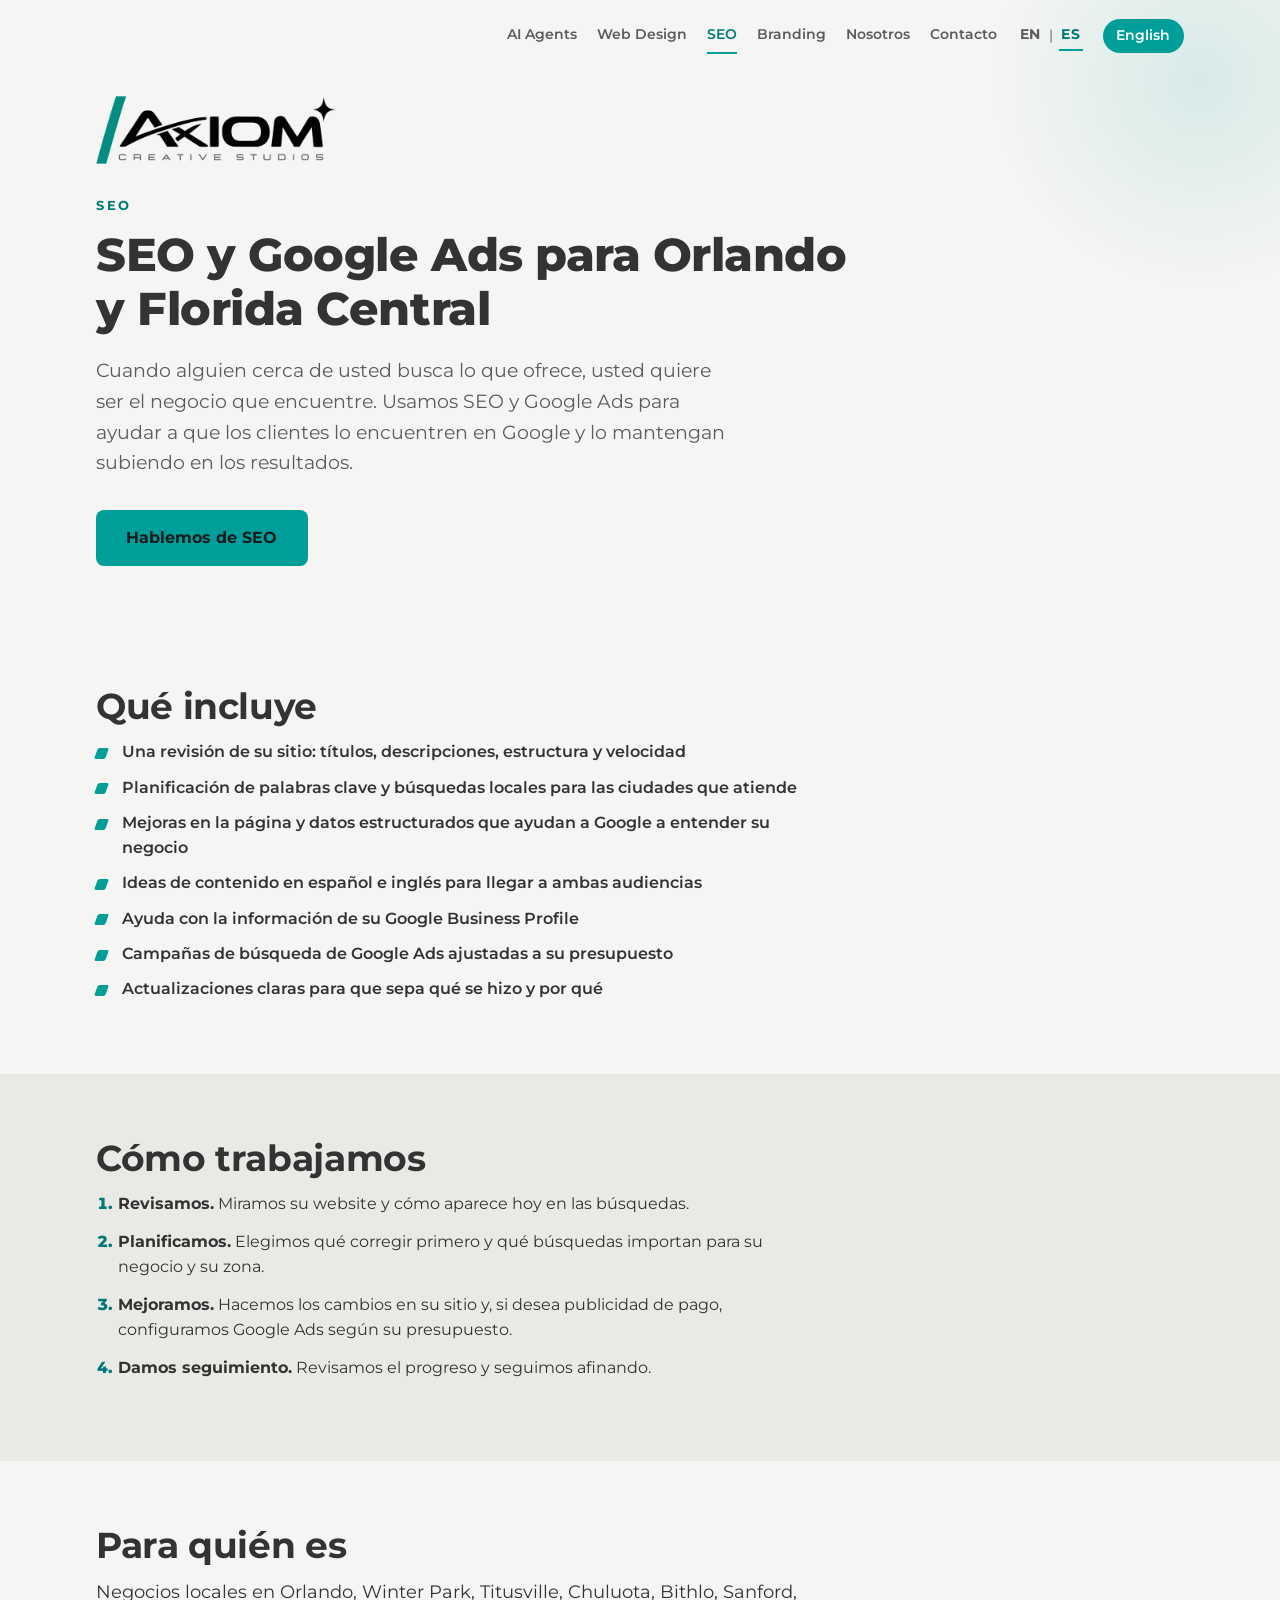
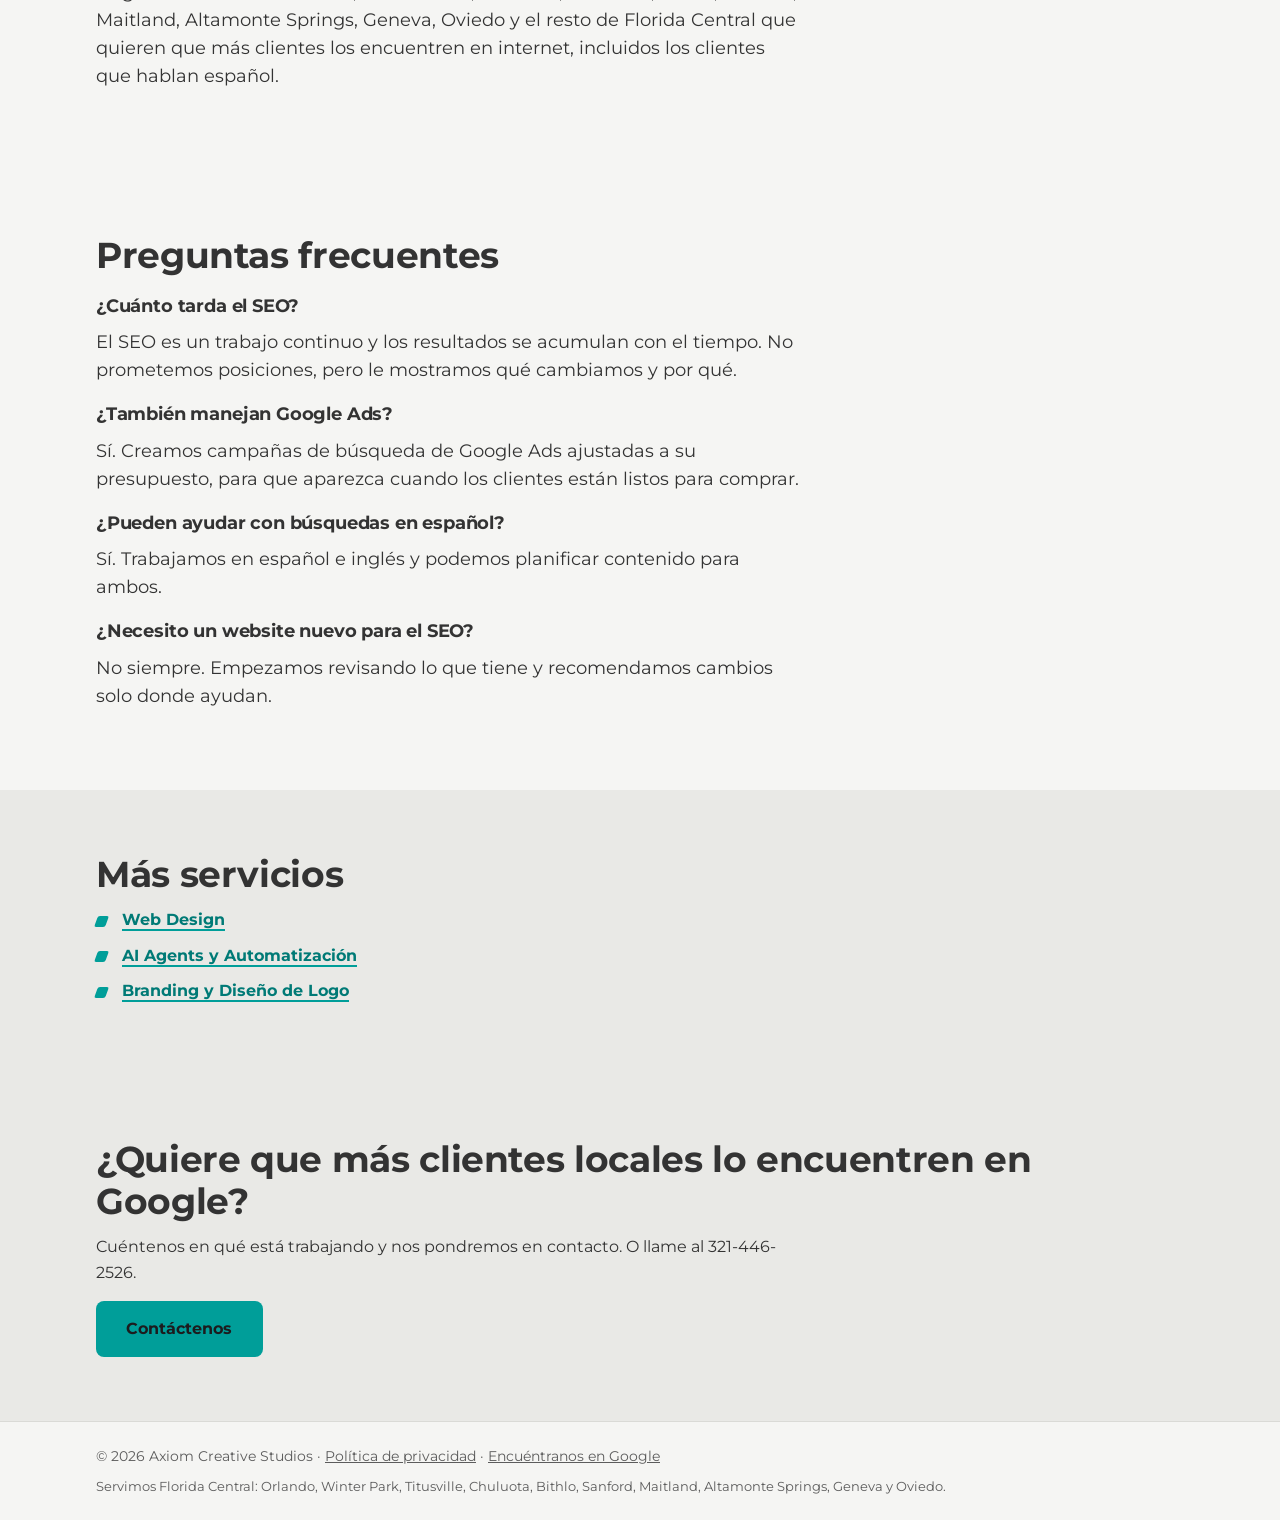
<file: es/seo/index.html>
<!DOCTYPE html>
<html lang="es">
<head>
  <meta name="google-site-verification" content="9jqyWaBI-iNR7sB55jMZqFreVqy4OiHVI0_mML-vgHI" />
<meta charset="utf-8">
<meta name="viewport" content="width=device-width, initial-scale=1">
<title>SEO y Google Ads | Orlando y Florida Central</title>
<meta name="description" content="SEO local y Google Ads para negocios en Orlando y Florida Central. Optimización bilingüe para que los clientes lo encuentren en Google.">
<meta name="theme-color" content="#F5F5F3">
<link rel="canonical" href="https://axiomcreativestudios.com/es/seo/">
<link rel="alternate" hreflang="en" href="https://axiomcreativestudios.com/seo/">
<link rel="alternate" hreflang="es" href="https://axiomcreativestudios.com/es/seo/">
<link rel="alternate" hreflang="x-default" href="https://axiomcreativestudios.com/seo/">
<link rel="icon" href="/favicon.ico" sizes="48x48">
<link rel="icon" type="image/png" sizes="64x64" href="/assets/favicon.png">
<link rel="apple-touch-icon" href="/assets/apple-touch-icon.png">
<meta property="og:type" content="website">
<meta property="og:title" content="SEO y Google Ads | Orlando y Florida Central">
<meta property="og:description" content="SEO local y Google Ads para negocios en Orlando y Florida Central. Optimización bilingüe para que los clientes lo encuentren en Google.">
<meta property="og:url" content="https://axiomcreativestudios.com/es/seo/">
<meta property="og:image" content="https://axiomcreativestudios.com/assets/og.png">
<meta property="og:site_name" content="Axiom Creative Studios">
<meta property="og:image:width" content="1200">
<meta property="og:image:height" content="630">
<meta property="og:image:alt" content="Axiom Creative Studios, agencia bilingüe de AI y marketing que atiende Orlando y Florida Central">
<meta property="og:locale" content="es_US">
<meta property="og:locale:alternate" content="en_US">
<meta name="twitter:card" content="summary_large_image">
<meta name="twitter:title" content="SEO y Google Ads | Orlando y Florida Central">
<meta name="twitter:description" content="SEO local y Google Ads para negocios en Orlando y Florida Central. Optimización bilingüe para que los clientes lo encuentren en Google.">
<meta name="twitter:image" content="https://axiomcreativestudios.com/assets/og.png">
<meta name="twitter:image:alt" content="Axiom Creative Studios, agencia bilingüe de AI y marketing que atiende Orlando y Florida Central">
<link rel="preload" href="/assets/fonts/montserrat-latin-wght-normal.woff2" as="font" type="font/woff2" crossorigin>
<link rel="stylesheet" href="/style.css">
<script type="application/ld+json">
{"@context": "https://schema.org", "@type": "Service", "@id": "https://axiomcreativestudios.com/es/seo/#service", "name": "Search Engine Optimization (SEO)", "serviceType": "Search Engine Optimization (SEO)", "description": "SEO y Google Ads para negocios locales en Orlando y Florida Central, en español e inglés.", "url": "https://axiomcreativestudios.com/es/seo/", "inLanguage": "es", "provider": {"@type": "ProfessionalService", "@id": "https://axiomcreativestudios.com/#organization", "name": "Axiom Creative Studios", "url": "https://axiomcreativestudios.com/"}, "areaServed": [{"@type": "AdministrativeArea", "name": "Central Florida"}, {"@type": "City", "name": "Orlando", "containedInPlace": {"@type": "State", "name": "Florida"}}, {"@type": "City", "name": "Winter Park", "containedInPlace": {"@type": "State", "name": "Florida"}}, {"@type": "City", "name": "Titusville", "containedInPlace": {"@type": "State", "name": "Florida"}}, {"@type": "City", "name": "Chuluota", "containedInPlace": {"@type": "State", "name": "Florida"}}, {"@type": "City", "name": "Bithlo", "containedInPlace": {"@type": "State", "name": "Florida"}}, {"@type": "City", "name": "Sanford", "containedInPlace": {"@type": "State", "name": "Florida"}}, {"@type": "City", "name": "Maitland", "containedInPlace": {"@type": "State", "name": "Florida"}}, {"@type": "City", "name": "Altamonte Springs", "containedInPlace": {"@type": "State", "name": "Florida"}}, {"@type": "City", "name": "Geneva", "containedInPlace": {"@type": "State", "name": "Florida"}}, {"@type": "City", "name": "Oviedo", "containedInPlace": {"@type": "State", "name": "Florida"}}], "availableLanguage": ["English", "Spanish"]}
</script>
<script type="application/ld+json">
{"@context": "https://schema.org", "@type": "FAQPage", "mainEntity": [{"@type": "Question", "name": "¿Cuánto tarda el SEO?", "acceptedAnswer": {"@type": "Answer", "text": "El SEO es un trabajo continuo y los resultados se acumulan con el tiempo. No prometemos posiciones, pero le mostramos qué cambiamos y por qué."}}, {"@type": "Question", "name": "¿También manejan Google Ads?", "acceptedAnswer": {"@type": "Answer", "text": "Sí. Creamos campañas de búsqueda de Google Ads ajustadas a su presupuesto, para que aparezca cuando los clientes están listos para comprar."}}, {"@type": "Question", "name": "¿Pueden ayudar con búsquedas en español?", "acceptedAnswer": {"@type": "Answer", "text": "Sí. Trabajamos en español e inglés y podemos planificar contenido para ambos."}}, {"@type": "Question", "name": "¿Necesito un website nuevo para el SEO?", "acceptedAnswer": {"@type": "Answer", "text": "No siempre. Empezamos revisando lo que tiene y recomendamos cambios solo donde ayudan."}}]}
</script>
<script type="application/ld+json">
{"@context": "https://schema.org", "@type": "BreadcrumbList", "itemListElement": [{"@type": "ListItem", "position": 1, "name": "Inicio", "item": "https://axiomcreativestudios.com/es/"}, {"@type": "ListItem", "position": 2, "name": "SEO", "item": "https://axiomcreativestudios.com/es/seo/"}]}
</script>
</head>
<body>
<a class="skip" href="#main">Ir al contenido</a>

<header class="hero page-hero" id="top">
  <nav class="nav" aria-label="Principal">
    <a href="/es/ai-agents/">AI Agents</a>
    <a href="/es/diseno-web/">Web Design</a>
    <a href="/es/seo/" aria-current="page">SEO</a>
    <a href="/es/branding/">Branding</a>
    <a href="/es/#about">Nosotros</a>
    <a href="/es/#contact">Contacto</a>
    <div class="lang-switch" role="group" aria-label="Idioma">
      <a href="/seo/" lang="en" hreflang="en">EN</a>
      <span class="lang-sep" aria-hidden="true">|</span>
      <a href="/es/seo/" lang="es" hreflang="es" aria-current="page">ES</a>
    </div>
    <a class="nav-es" href="/seo/" lang="en">English</a>
  </nav>
  <div class="wrap hero-inner page-hero-inner">
    <a href="/es/"><img class="hero-logo page-logo" src="/assets/logo.webp" width="1200" height="341" alt="Axiom Creative Studios"></a>
    <p class="eyebrow">SEO</p>
    <h1>SEO y Google Ads para Orlando y Florida Central</h1>
    <p class="lead">Cuando alguien cerca de usted busca lo que ofrece, usted quiere ser el negocio que encuentre. Usamos SEO y Google Ads para ayudar a que los clientes lo encuentren en Google y lo mantengan subiendo en los resultados.</p>
    <p class="hero-cta">
      <a class="btn btn-primary" href="/es/#contact">Hablemos de SEO</a>
    </p>
  </div>
</header>

<main id="main">
<section class="about page-section"><div class="wrap narrow"><h2>Qué incluye</h2><ul class="feature-list"><li>Una revisión de su sitio: títulos, descripciones, estructura y velocidad</li><li>Planificación de palabras clave y búsquedas locales para las ciudades que atiende</li><li>Mejoras en la página y datos estructurados que ayudan a Google a entender su negocio</li><li>Ideas de contenido en español e inglés para llegar a ambas audiencias</li><li>Ayuda con la información de su Google Business Profile</li><li>Campañas de búsqueda de Google Ads ajustadas a su presupuesto</li><li>Actualizaciones claras para que sepa qué se hizo y por qué</li></ul></div></section>
<section class="services page-section"><div class="wrap narrow"><h2>Cómo trabajamos</h2><ol class="steps"><li><strong>Revisamos.</strong> Miramos su website y cómo aparece hoy en las búsquedas.</li><li><strong>Planificamos.</strong> Elegimos qué corregir primero y qué búsquedas importan para su negocio y su zona.</li><li><strong>Mejoramos.</strong> Hacemos los cambios en su sitio y, si desea publicidad de pago, configuramos Google Ads según su presupuesto.</li><li><strong>Damos seguimiento.</strong> Revisamos el progreso y seguimos afinando.</li></ol></div></section>
<section class="about page-section"><div class="wrap narrow"><h2>Para quién es</h2><p>Negocios locales en Orlando, Winter Park, Titusville, Chuluota, Bithlo, Sanford, Maitland, Altamonte Springs, Geneva, Oviedo y el resto de Florida Central que quieren que más clientes los encuentren en internet, incluidos los clientes que hablan español.</p></div></section>
<section class="about page-section"><div class="wrap narrow"><h2>Preguntas frecuentes</h2>
<h3>¿Cuánto tarda el SEO?</h3><p>El SEO es un trabajo continuo y los resultados se acumulan con el tiempo. No prometemos posiciones, pero le mostramos qué cambiamos y por qué.</p>
<h3>¿También manejan Google Ads?</h3><p>Sí. Creamos campañas de búsqueda de Google Ads ajustadas a su presupuesto, para que aparezca cuando los clientes están listos para comprar.</p>
<h3>¿Pueden ayudar con búsquedas en español?</h3><p>Sí. Trabajamos en español e inglés y podemos planificar contenido para ambos.</p>
<h3>¿Necesito un website nuevo para el SEO?</h3><p>No siempre. Empezamos revisando lo que tiene y recomendamos cambios solo donde ayudan.</p>
</div></section>
<section class="services page-section"><div class="wrap narrow"><h2>Más servicios</h2><ul class="feature-list"><li><a href="/es/diseno-web/">Web Design</a></li><li><a href="/es/ai-agents/">AI Agents y Automatización</a></li><li><a href="/es/branding/">Branding y Diseño de Logo</a></li></ul></div></section>
<section class="contact page-section" id="contact"><div class="wrap narrow"><h2>¿Quiere que más clientes locales lo encuentren en Google?</h2>
<p>Cuéntenos en qué está trabajando y nos pondremos en contacto. O llame al 321-446-2526.</p>
<p class="hero-cta"><a class="btn btn-primary" href="/es/#contact">Contáctenos</a></p></div></section>
</main>

<footer class="footer">
  <div class="wrap">
    <p>&copy; 2026 Axiom Creative Studios &middot; <a href="/es/privacidad/">Política de privacidad</a> &middot; <a href="https://share.google/cW3puCI8cZ83HBCtJ" target="_blank" rel="noopener">Encuéntranos en Google</a></p>
    <p class="service-area">Servimos Florida Central: Orlando, Winter Park, Titusville, Chuluota, Bithlo, Sanford, Maitland, Altamonte Springs, Geneva y Oviedo.</p>
  </div>
</footer>
</body>
</html>
</file>
<file: style.css>
@font-face{font-family:Montserrat;src:url(assets/fonts/montserrat-latin-wght-normal.woff2) format("woff2");font-weight:100 900;font-style:normal;font-display:swap}
:root{--teal:#009E99;--teal-text:#007A76;--text:#333333;--muted:#5C5C5C;--gray:#808080;--off:#F5F5F3;--soft:#E9E9E6;--ink:#1C1C1E}
*,*::before,*::after{box-sizing:border-box}
html{scroll-behavior:smooth;scroll-padding-top:1rem}
body{margin:0;font-family:Montserrat,system-ui,-apple-system,"Segoe UI",sans-serif;color:var(--text);background:var(--off);line-height:1.6;font-size:1rem;-webkit-text-size-adjust:100%}
img{max-width:100%;height:auto;display:block}
a{color:inherit}
.wrap{width:min(100% - 2.5rem,68rem);margin-inline:auto}
.narrow>*{max-width:44rem}
.skip{position:absolute;left:-999px;top:0;background:var(--teal);color:var(--ink);padding:.6rem 1rem;z-index:10}
.skip:focus{left:0}
:focus-visible{outline:3px solid var(--teal);outline-offset:3px}

h1,h2,h3{line-height:1.15;margin:0 0 .75rem;font-weight:700;letter-spacing:-.01em;color:var(--text)}
h1{font-size:clamp(1.85rem,7vw,3.5rem);font-weight:800;max-width:20ch}
h2{font-size:clamp(1.5rem,4.5vw,2.25rem);max-width:24ch}
h3{font-size:1.1rem}
p{margin:0 0 1rem}
.eyebrow{font-size:.8rem;font-weight:700;letter-spacing:.2em;text-transform:uppercase;color:var(--teal-text);margin-bottom:.75rem}

/* Hero */
.hero{background:var(--off);padding-bottom:clamp(3.5rem,10vw,7rem);position:relative;overflow:hidden}
.hero::after{content:"";position:absolute;right:-8rem;top:-8rem;width:26rem;height:26rem;border-radius:50%;background:radial-gradient(closest-side,rgba(0,158,153,.12),transparent);pointer-events:none}
.nav{display:flex;justify-content:flex-end;flex-wrap:wrap;align-items:center;gap:.75rem 1.25rem;padding:1.1rem 1.25rem;font-size:.85rem;font-weight:600;position:relative;z-index:1}
.nav a{text-decoration:none;color:var(--muted);padding:.4rem 0;border-bottom:2px solid transparent}
.nav a:hover{color:var(--text);border-bottom-color:var(--teal)}
.nav>a[aria-current="page"]{color:var(--teal-text);border-bottom-color:var(--teal)}
.nav a.nav-es{background:var(--teal);color:#fff;padding:.4rem .85rem;border-radius:999px;border-bottom:0;white-space:nowrap}
.nav a.nav-es:hover{color:#fff;filter:brightness(1.08);border-bottom:0}
@media (max-width:40rem){.nav{gap:.55rem .85rem;font-size:.8rem}.nav a.nav-es{padding:.35rem .7rem}}
.hero-inner{padding-top:clamp(1.5rem,5vw,3.5rem);position:relative;z-index:1}
.hero-logo{width:min(100%,26rem);margin-bottom:clamp(2rem,6vw,3.5rem)}
.lead{font-size:clamp(1rem,2.6vw,1.2rem);max-width:40rem;color:var(--muted);margin:1.25rem 0 2rem}
.hero-cta{display:flex;flex-wrap:wrap;align-items:center;gap:1.25rem 1.75rem;margin:0}

.btn{display:inline-block;font:inherit;font-weight:700;font-size:1rem;text-decoration:none;border:0;border-radius:.5rem;padding:.95rem 1.9rem;cursor:pointer;transition:transform .15s,box-shadow .15s}
.btn-primary{background:var(--teal);color:var(--ink)}
.btn-primary:hover{transform:translateY(-2px);box-shadow:0 8px 22px rgba(0,158,153,.32)}
.btn:disabled{opacity:.6;cursor:wait}
.btn-link{font-weight:600;color:var(--text);text-decoration:none;border-bottom:2px solid var(--teal);padding-bottom:.15rem}
.btn-link:hover{color:var(--teal-text)}

/* Services */
.services{background:var(--soft);padding:clamp(3.5rem,9vw,6.5rem) 0}
.feature{margin:2.5rem 0 3rem;background:#fff;color:var(--text);border-radius:1rem;padding:clamp(1.5rem,5vw,2.75rem);border-left:6px solid var(--teal);box-shadow:0 2px 12px rgba(51,51,51,.08);display:grid;gap:1.5rem;align-items:start}
.feature h3{font-size:clamp(1.5rem,4.5vw,2rem);font-weight:800}
.feature p{color:var(--muted);margin:0}
.tag{font-size:.75rem!important;font-weight:700;letter-spacing:.2em;text-transform:uppercase;color:var(--teal-text)!important;margin-bottom:.6rem!important}
.feature-list{list-style:none;margin:0;padding:0;display:grid;gap:.6rem}
.feature-list li{padding-left:1.6rem;position:relative;font-weight:600}
.feature-list li::before{content:"";position:absolute;left:0;top:.55em;width:.7rem;height:.7rem;border-radius:2px;background:var(--teal);transform:skewX(-20deg)}
.feature .btn{justify-self:start}
.sub{font-size:.8rem;letter-spacing:.2em;text-transform:uppercase;color:var(--muted);margin:0 0 1rem}
.grid{list-style:none;margin:0;padding:0;display:grid;gap:1rem;grid-template-columns:1fr}
.card{background:#fff;border-radius:.75rem;padding:1.5rem;border-top:4px solid var(--teal);box-shadow:0 1px 2px rgba(28,28,30,.06)}
.card p{margin:0;color:var(--muted)}
.num{display:block;font-size:.8rem;font-weight:700;letter-spacing:.15em;color:var(--gray);margin-bottom:.6rem}

/* About */
.about{background:var(--off);padding:clamp(3.5rem,9vw,6.5rem) 0}
.about p:not(.eyebrow){font-size:1.1rem}
.about [lang=es]{color:var(--muted);font-size:1rem!important}

/* Contact */
.contact{background:var(--soft);padding:clamp(3.5rem,9vw,6.5rem) 0}
.contact-grid{display:grid;gap:2.5rem}
.info{list-style:none;padding:0;margin:2rem 0 0}
.info li{display:flex;flex-direction:column;margin-bottom:1.1rem}
.info span{font-size:.75rem;letter-spacing:.18em;text-transform:uppercase;color:var(--muted);font-weight:700}
.info a{color:var(--teal-text);font-weight:600;text-decoration:none;word-break:break-word;border-bottom:1px solid transparent;width:fit-content}
.info a:hover{border-bottom-color:var(--teal-text)}
.form{display:grid;gap:1rem}
.form label{display:grid;gap:.4rem;font-weight:600;font-size:.9rem}
.form small{font-weight:400;color:var(--muted)}
input,select,textarea{font:inherit;color:var(--text);background:#fff;border:2px solid #D8D8D4;border-radius:.5rem;padding:.8rem .9rem;width:100%}
input:focus,select:focus,textarea:focus{outline:none;border-color:var(--teal);box-shadow:0 0 0 3px rgba(0,158,153,.2)}
textarea{resize:vertical;min-height:7rem}
.hp{position:absolute;left:-9999px;height:0;width:0;opacity:0}
.status{min-height:1.5em;margin:0;color:var(--teal-text);font-weight:600;font-size:.9rem}

/* Footer */
.footer{background:var(--off);color:var(--muted);border-top:1px solid #DADAD6;padding:1.5rem 0;font-size:.85rem}
.footer p{margin:0}
.footer .service-area{margin-top:.55rem;line-height:1.5;white-space:nowrap;font-size:.8rem}
@media (max-width:1000px){.footer .service-area{white-space:normal}}

@media (min-width:40rem){.grid{grid-template-columns:repeat(2,1fr)}}
@media (min-width:48rem){.feature{grid-template-columns:1.4fr 1fr;gap:2rem 3rem}.feature .btn{grid-column:1/-1}}
@media (min-width:62rem){
  .grid{grid-template-columns:repeat(3,1fr)}
  .contact-grid{grid-template-columns:1fr 1fr;gap:5rem;align-items:start}
  .nav{padding-inline:max(1.25rem,calc((100vw - 68rem)/2))}
}
@media (prefers-reduced-motion:reduce){html{scroll-behavior:auto}.btn{transition:none}}

/* Hero visual: full-bleed data streams, fades into the page. Below the copy on small screens so text is never covered. */
.hero--bleed{position:relative;overflow:hidden;display:grid;grid-template-columns:1fr;grid-template-areas:"nav" "copy" "visual"}
.hero--bleed>.nav{grid-area:nav}
.hero--bleed>.hero-inner{grid-area:copy}
.hero--bleed>.hero-visual--bleed{grid-area:visual}
.hero-copy{min-width:0}
.hero-visual--bleed{width:min(100% - 2.5rem,40rem);justify-self:center;margin:.75rem auto 0;pointer-events:none}
.hero-visual--bleed picture,.hero-visual--bleed img{display:block;width:100%;height:auto;border:0;background:transparent}
.hero-inner--bleed{padding-top:clamp(1.25rem,3vw,2.5rem)}
@media (min-width:62rem){
  .hero--bleed{grid-template-areas:"nav" "copy"}
  .hero--bleed::after{display:none}
  .hero-visual--bleed{position:absolute;right:0;top:2.75rem;bottom:0;width:54%;max-width:none;margin:0;justify-self:auto;z-index:0}
  .hero-visual--bleed picture{height:100%}
  .hero-visual--bleed img{height:100%;object-fit:cover;object-position:right center;-webkit-mask-image:linear-gradient(to right,transparent 0%,#000 26%,#000 100%);mask-image:linear-gradient(to right,transparent 0%,#000 26%,#000 100%)}
  .hero--bleed .nav,.hero--bleed .hero-inner{position:relative;z-index:1}
  .hero-inner--bleed .hero-copy{max-width:34rem}
  .hero-inner--bleed .hero-logo{width:min(100%,24rem);margin-bottom:clamp(1.5rem,4vw,2.5rem)}
  .hero-inner--bleed h1{max-width:18ch}
}

.es-note{color:var(--teal);font-weight:700}

/* Language switch */
.lang-switch{display:inline-flex;align-items:center;gap:.35rem;font-weight:700;letter-spacing:.04em}
.nav .lang-switch a{padding:.2rem .15rem;color:var(--muted)}
.nav .lang-switch a[aria-current="page"]{color:var(--teal-text);border-bottom-color:var(--teal)}
.nav .lang-switch a:hover{color:var(--teal-text);border-bottom-color:var(--teal)}
.lang-sep{color:var(--gray);font-weight:500;user-select:none}

.ai-logos{margin-top:2rem}
.ai-logos-label{font-size:.72rem;font-weight:800;letter-spacing:.18em;text-transform:uppercase;color:var(--teal-text);margin:0 0 .75rem}
.ai-logos-list{list-style:none;display:flex;flex-wrap:wrap;align-items:flex-end;gap:1.1rem 1.55rem;margin:0;padding:0}
.ai-logos-list li{display:flex;flex-direction:column;align-items:center;gap:.4rem;min-width:3.4rem}
.ai-logos-list img{height:38px;width:auto;max-width:50px;display:block;filter:brightness(0);opacity:.75;transition:opacity .15s,transform .15s}
.ai-logos-list li:hover img{opacity:1;transform:translateY(-2px)}
.ai-logos-list span{font-size:.76rem;font-weight:700;color:var(--muted);white-space:nowrap}
.ai-logos-list li:hover span{color:var(--teal-text)}
@media (max-width:640px){.ai-logos-list{flex-wrap:nowrap;overflow-x:auto;-webkit-overflow-scrolling:touch;padding-bottom:.45rem;gap:1rem 1.2rem}.ai-logos-list img{height:32px}}

/* Card and feature headings link to service pages; look unchanged until hover/focus */
.card h3 a,.feature h3 a{color:inherit;text-decoration:none}
.card h3 a:hover,.feature h3 a:hover{color:var(--teal-text);text-decoration:underline;text-decoration-color:var(--teal);text-underline-offset:.2em}
.footer a{color:inherit}
.footer a:hover{color:var(--teal-text)}

/* Inner pages: service pages, privacy, 404 */
.page-hero{padding-bottom:clamp(2rem,6vw,3.5rem)}
.page-hero-inner{padding-top:clamp(.5rem,2vw,1.5rem)}
.page-logo{width:min(100%,15rem);margin-bottom:clamp(1.25rem,4vw,2rem)}
.page-hero h1{font-size:clamp(1.75rem,5.5vw,2.9rem);max-width:24ch}
.page-hero h2.nf-es{margin-top:2.5rem;font-size:clamp(1.5rem,4.5vw,2.25rem)}
.page-section{padding:clamp(2.25rem,6vw,4rem) 0}
.page-section h2{max-width:none}
.page-section h3{margin-top:1.25rem}
.page-section li a{font-weight:700;text-decoration:none;border-bottom:2px solid var(--teal)}
.page-section li a:hover{color:var(--teal-text)}
.page-section .feature-list{margin-bottom:.5rem}
.steps{margin:0 0 1rem;padding-left:1.4rem;display:grid;gap:.75rem}
.steps li::marker{color:var(--teal-text);font-weight:800}
.page-section a:not(.btn){color:var(--teal-text)}
#services-h{max-width:none;white-space:nowrap;font-size:clamp(1.4rem,3.1vw,2.25rem)}
@media (max-width:760px){#services-h{white-space:normal}}
</file>
